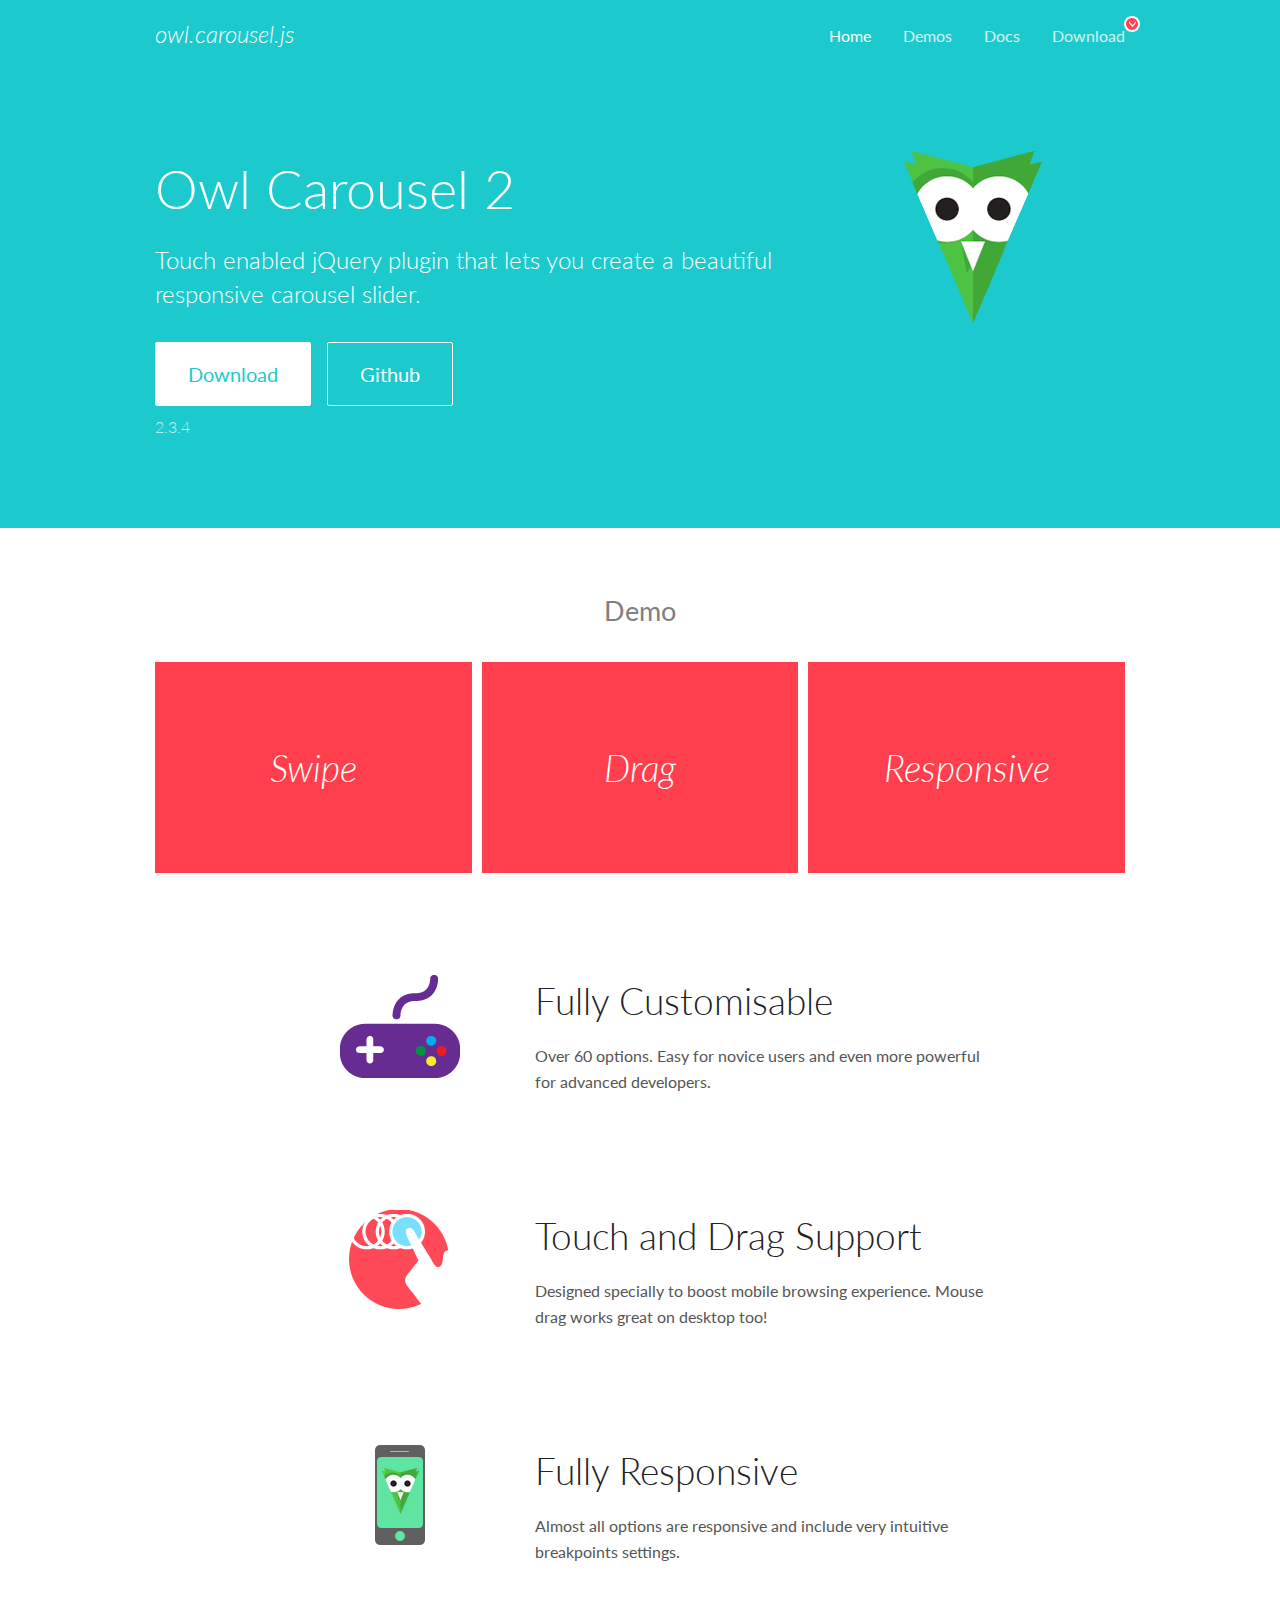
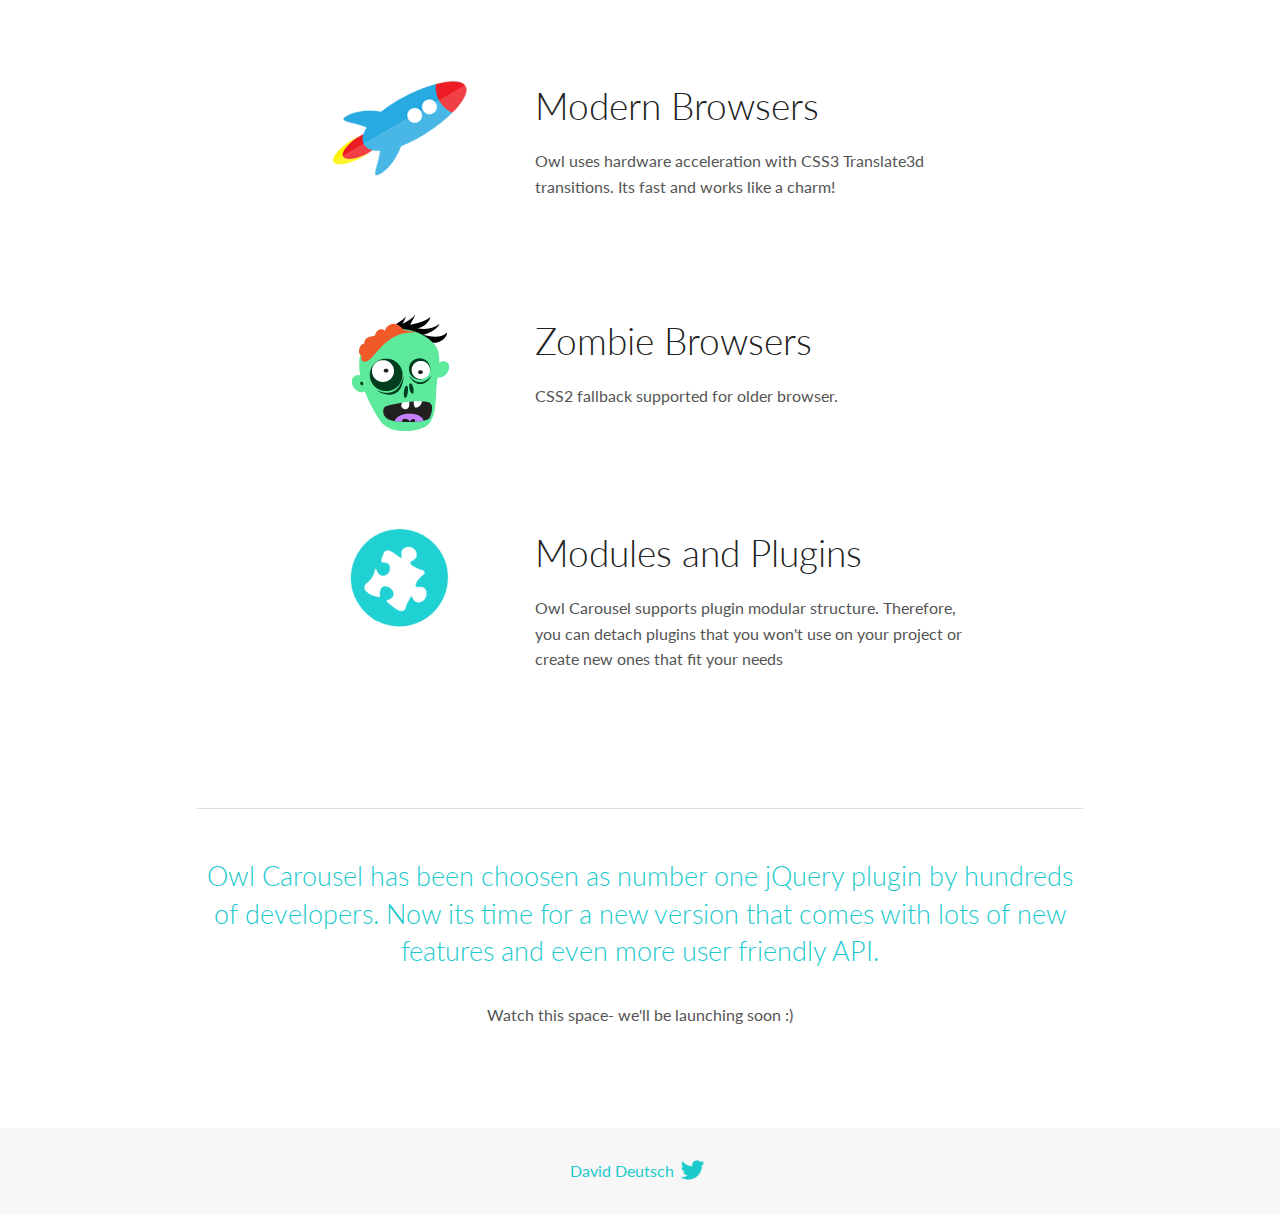
<file: OwlCarousel2-2.3.4/docs/index.html>
<!DOCTYPE html>
<html lang="en">
  <head>

    <!-- head -->
    <meta charset="utf-8">
    <meta name="msapplication-tap-highlight" content="no" />
    <meta name="viewport" content="width=device-width, initial-scale=1.0" />
    <meta name="description" content="Touch enabled jQuery plugin that lets you create beautiful responsive carousel slider.">
    <meta name="author" content="David Deutsch">
    <title>
      Home | Owl Carousel | 2.3.4
    </title>

    <!-- Stylesheets -->
    <link href='https://fonts.googleapis.com/css?family=Lato:300,400,700,400italic,300italic' rel='stylesheet' type='text/css'>
    <link rel="stylesheet" href="assets/css/docs.theme.min.css">

    <!-- Owl Stylesheets -->
    <link rel="stylesheet" href="assets/owlcarousel/assets/owl.carousel.min.css">
    <link rel="stylesheet" href="assets/owlcarousel/assets/owl.theme.default.min.css">

    <!-- HTML5 shim and Respond.js IE8 support of HTML5 elements and media queries -->

    <!--[if lt IE 9]>
      <script src="https://oss.maxcdn.com/libs/html5shiv/3.7.0/html5shiv.js"></script>
      <script src="https://oss.maxcdn.com/libs/respond.js/1.3.0/respond.min.js"></script>
    <![endif]-->

    <!-- Favicons -->
    <link rel="apple-touch-icon-precomposed" sizes="144x144" href="assets/ico/apple-touch-icon-144-precomposed.png">
    <link rel="shortcut icon" href="assets/ico/favicon.png">
    <link rel="shortcut icon" href="favicon.ico">

    <!-- Yeah i know js should not be in header. Its required for demos.-->

    <!-- javascript -->
    <script src="assets/vendors/jquery.min.js"></script>
    <script src="assets/owlcarousel/owl.carousel.js"></script>
  </head>
  <body>

    <!-- header -->
    <header class="header">
      <div class="row">
        <div class="large-12 columns">
          <div class="brand left">
            <h3>
              <a href="/OwlCarousel2/">owl.carousel.js</a> 
            </h3>
          </div>
          <a id="toggle-nav" class="right">
            <span></span> <span></span> <span></span> 
          </a> 
          <div class="nav-bar">
            <ul class="clearfix">
              <li class="active">
                <a href="/OwlCarousel2/index.html">Home</a> 
              </li>
              <li> <a href="/OwlCarousel2/demos/demos.html">Demos</a>  </li>
              <li> <a href="/OwlCarousel2/docs/started-welcome.html">Docs</a>  </li>
              <li>
                <a href="https://github.com/OwlCarousel2/OwlCarousel2/archive/2.3.4.zip">Download</a> 
                <span class="download"></span> 
              </li>
            </ul>
          </div>
        </div>
      </div>
    </header>

    <!-- home panel -->
    <section id="hero">
      <div class="row">
        <div class="large-8 medium-8 columns">
          <h1>Owl Carousel 2</h1>
          <h4>Touch enabled jQuery plugin that lets you create a beautiful responsive carousel slider.</h4>
          <a href="https://github.com/OwlCarousel2/OwlCarousel2/archive/2.3.4.zip" class="hero-button">Download</a> 
          <a href="https://github.com/OwlCarousel2/OwlCarousel2" class="hero-button outline">Github</a> 
          <p>2.3.4</p>
        </div>
        <div class="large-4 medium-4 columns">
          <img class="owl-logo" src="assets/img/owl-logo.png" alt="mr. Owl">
        </div>
      </div>
    </section>

    <!-- body -->
    <div class="home-demo">
      <div class="row">
        <div class="large-12 columns">
          <h3>Demo</h3>
          <div class="owl-carousel">
            <div class="item">
              <h2>Swipe</h2>
            </div>
            <div class="item">
              <h2>Drag</h2>
            </div>
            <div class="item">
              <h2>Responsive</h2>
            </div>
            <div class="item">
              <h2>CSS3</h2>
            </div>
            <div class="item">
              <h2>Fast</h2>
            </div>
            <div class="item">
              <h2>Easy</h2>
            </div>
            <div class="item">
              <h2>Free</h2>
            </div>
            <div class="item">
              <h2>Upgradable</h2>
            </div>
            <div class="item">
              <h2>Tons of options</h2>
            </div>
            <div class="item">
              <h2>Infinity</h2>
            </div>
            <div class="item">
              <h2>Auto Width</h2>
            </div>
          </div>
        </div>
      </div>
    </div>
    <script>
      var owl = $('.owl-carousel');
      owl.owlCarousel({
        margin: 10,
        loop: true,
        responsive: {
          0: {
            items: 1
          },
          600: {
            items: 2
          },
          1000: {
            items: 3
          }
        }
      })
    </script>

    <!-- features -->
    <div id="features">
      <div class="row">
        <div class="small-12 medium-9 small-centered columns">
          <section class="row feature">
            <div class="medium-4 small-12 columns">
              <img src="assets/img/feature-options.png" alt="">
            </div>
            <div class="medium-8 small-12 columns">
              <h2>Fully Customisable</h2>
              <p>Over 60 options. Easy for novice users and even more powerful for advanced developers.</p>
            </div>
          </section>
          <section class="row feature">
            <div class="medium-4 small-12 columns">
              <img src="assets/img/feature-drag.png" alt="">
            </div>
            <div class="medium-8 small-12 columns">
              <h2>Touch and Drag Support</h2>
              <p>Designed specially to boost mobile browsing experience. Mouse drag works great on desktop too!</p>
            </div>
          </section>
          <section class="row feature">
            <div class="medium-4 small-12 columns">
              <img src="assets/img/feature-responsive.png" alt="">
            </div>
            <div class="medium-8 small-12 columns">
              <h2>Fully Responsive</h2>
              <p>Almost all options are responsive and include very intuitive breakpoints settings.</p>
            </div>
          </section>
          <section class="row feature">
            <div class="medium-4 small-12 columns">
              <img src="assets/img/feature-modern.png" alt="">
            </div>
            <div class="medium-8 small-12 columns">
              <h2>Modern Browsers</h2>
              <p>Owl uses hardware acceleration with CSS3 Translate3d transitions. Its fast and works like a charm! </p>
            </div>
          </section>
          <section class="row feature">
            <div class="medium-4 small-12 columns">
              <img src="assets/img/feature-zombie.png" alt="">
            </div>
            <div class="medium-8 small-12 columns">
              <h2>Zombie Browsers</h2>
              <p>CSS2 fallback supported for older browser.</p>
            </div>
          </section>
          <section class="row feature">
            <div class="medium-4 small-12 columns">
              <img src="assets/img/feature-module.png" alt="">
            </div>
            <div class="medium-8 small-12 columns">
              <h2>Modules and Plugins</h2>
              <p>Owl Carousel supports plugin modular structure. Therefore, you can detach plugins that you won&#x27;t use on your project or create new ones that fit your needs</p>
            </div>
          </section>
        </div>
      </div>
    </div>

    <!-- footer -->
    <section id="teaser-text">
      <div class="row">
        <div class="small-12 medium-11 small-centered columns">
          <hr>
          <h3 id="owl-carousel-has-been-choosen-as-number-one-jquery-plugin-by-hundreds-of-developers-now-its-time-for-a-new-version-that-comes-with-lots-of-new-features-and-even-more-user-friendly-api-">Owl Carousel has been choosen as number one jQuery plugin by hundreds of developers. Now its time for a new version that comes with lots of new features and even more user friendly API.</h3>
          <p>Watch this space- we&#39;ll be launching soon :)</p>
        </div>
      </div>
    </section>

    <!-- footer -->
    <footer class="footer">
      <div class="row">
        <div class="large-12 columns">
          <h5>
            <a href="/OwlCarousel2/docs/support-contact.html">David Deutsch</a> 
            <a id="custom-tweet-button" href="https://twitter.com/share?url=https://github.com/OwlCarousel2/OwlCarousel2&text=Owl Carousel - This is so awesome! " target="_blank"></a> 
          </h5>
        </div>
      </div>
    </footer>

    <!-- vendors -->
    <script src="assets/vendors/highlight.js"></script>
    <script src="assets/js/app.js"></script>
  </body>
</html>
</file>
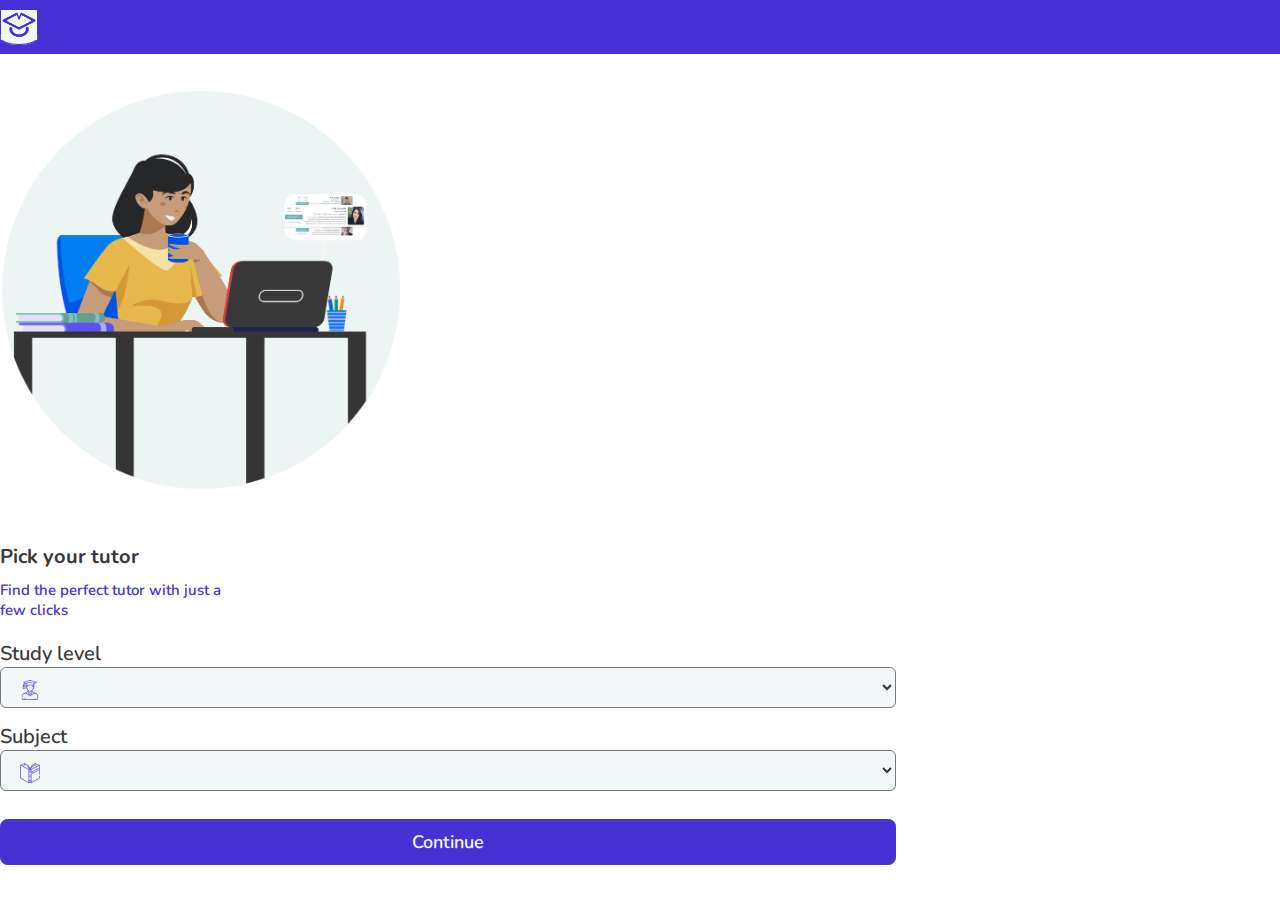
<file: find_tutor.html>
<!DOCTYPE html>
<html lang="en">
  <head>
    <!-- Required meta tags -->
    <meta charset="utf-8" />
    <meta name="viewport" content="width=device-width, initial-scale=1" />
    <!-- Font Awesome CDN -->
    <link rel="stylesheet" href="https://cdnjs.cloudflare.com/ajax/libs/font-awesome/6.4.2/css/all.min.css" integrity="sha512-z3gLpd7yknf1YoNbCzqRKc4qyor8gaKU1qmn+CShxbuBusANI9QpRohGBreCFkKxLhei6S9CQXFEbbKuqLg0DA==" crossorigin="anonymous" referrerpolicy="no-referrer" />
    <!-- Bootstrap CSS -->
    <link
      href="https://cdn.jsdelivr.net/npm/bootstrap@5.0.2/dist/css/bootstrap.min.css"
      rel="stylesheet"
      integrity="sha384-EVSTQN3/azprG1Anm3QDgpJLIm9Nao0Yz1ztcQTwFspd3yD65VohhpuuCOmLASjC"
      crossorigin="anonymous"
    />
    <link rel="stylesheet" href="style.css" />
    <link rel="stylesheet" href="./owl.carousel.min.css">
    <link rel="stylesheet" href="./owl.theme.default.css">
    <title>My Digital Prof</title>
  </head>
  <style>
    body header{
        background-color: transparent !important;
    }
  </style>
  <body id="findTutorPg">
    <header>
      <nav class="navbar navbar-expand-lg bg-white">
        <div class="container px-0 mx-lg-5 mx-3">
          <a class="navbar-brand" href="index.html">
            <img src="./images/5.png" class="img-fluid">
          </a>
        </div>
      </nav>
      <div class="container" id="findTutor">
        <div class="row">  
          <div class="col-lg-6 col-md-6 col-sm-6 col-12">
            <div class="header_left_main_area">
              <img src="./images/444.png" class="img-fluid" alt="">
            </div>
          </div>  
          <div class="col-lg-6 col-md-6 col-sm-6 col-12">
            <div class="header_right_main_area">
              <h1>
                Pick your tutor 
              </h1>
              <h2>
                Find the perfect tutor with just a <br> few clicks
              </h2>
              <form action="">
                <div class="row">
                    <div class="col-12">
                        <label for="">Study level</label>
                        <img src="./images/graduated.png" class="img-fluid" alt="">
                        <select name="" id="">
                          <option selected disabled></option>
                          <option value="">School Level</option>
                          <option value="">College Level</option>
                          <option value="">University Level</option>
                        </select>
                    </div>
                    <div class="col-12">
                        <label for="">Subject</label>
                        <img src="./images/open-book.png" class="img-fluid" alt="">
                        <select name="" id="">
                          <option selected disabled></option>
                          <option value="">Physics</option>
                          <option value="">Math</option>
                          <option value="">English</option>
                          <option value="">Chemistry</option>
                          <option value="">Science</option>
                        </select>
                    </div>
                </div>
                <a href="pick_tutor.html" class="continue_here_btn">
                  Continue
                </a>
              </form>
            </div>
          </div>
        </div>
      </div>
    </header>
    <main>
      
    </main>
    <!-- Bootstrap Bundle with Popper -->
    <script
      src="https://cdn.jsdelivr.net/npm/bootstrap@5.0.2/dist/js/bootstrap.bundle.min.js"
      integrity="sha384-MrcW6ZMFYlzcLA8Nl+NtUVF0sA7MsXsP1UyJoMp4YLEuNSfAP+JcXn/tWtIaxVXM"
      crossorigin="anonymous"
    ></script>
    <script src="https://code.jquery.com/jquery-3.7.0.js" integrity="sha256-JlqSTELeR4TLqP0OG9dxM7yDPqX1ox/HfgiSLBj8+kM=" crossorigin="anonymous"></script>
    <script src="./owl.carousel.min.js"></script>
    <script src="./script.js"></script>
    
  </body>
</html>
</file>
<file: style.css>
@import url("https://fonts.googleapis.com/css2?family=Nunito:wght@300;400;500;600;700&display=swap");
.dropdown:hover > .dropdown-menu {
  display: block;
}
.dropdown:hover > .dropdown-menu .dropdown-item {
  font-size: 1.5rem;
  color: #4831d4;
  font-weight: 700;
  font-family: "Nunito", sans-serif;
}

.dropdown > .dropdown-toggle:active {
  /*Without this, clicking will make it sticky*/
  pointer-events: none;
}

* {
  margin: 0;
  padding: 0;
  box-sizing: border-box;
}

html {
  font-size: 10px;
  overflow-x: hidden;
}

body {
  font-family: "Nunito", sans-serif;
  overflow-x: hidden !important;
}

body#home,
#findTutorPg {
  overflow-x: hidden;
}
body#home header,
#findTutorPg header {
  background-color: #4831d4;
  position: relative;
}
body#home header nav,
#findTutorPg header nav {
  position: relative;
  background-color: #4831d4;
  transition: 0.2s all ease-in-out;
  z-index: 11;
  padding: 1rem 0;
}
body#home header nav .container,
#findTutorPg header nav .container {
  max-width: 100%;
}
body#home header nav .container .navbar-brand,
#findTutorPg header nav .container .navbar-brand {
  border-radius: 50%;
  overflow: hidden;
  background-color: #f2f7f8;
  border: 1.5px solid #4831d4;
}
body#home header nav .container .navbar-brand img,
#findTutorPg header nav .container .navbar-brand img {
  height: 3rem;
  width: 3.6rem;
}
body#home header nav .container .nav-link,
#findTutorPg header nav .container .nav-link {
  color: #fff;
  margin: 0 1rem;
  font-size: 1.65rem;
  transition: 0.4s all ease-in-out;
}
body#home header nav .container .nav-link:hover,
#findTutorPg header nav .container .nav-link:hover {
  color: #80a1d4;
}
body#home header nav .container .cart_btn img,
#findTutorPg header nav .container .cart_btn img {
  width: 2rem;
}
body#home header nav .container .profile_btn img,
#findTutorPg header nav .container .profile_btn img {
  width: 2rem;
}
body#home header nav .container .book_lesson_btn,
#findTutorPg header nav .container .book_lesson_btn {
  background: white;
  color: #383838;
  font-size: 1.5rem;
  padding: 0.7rem 1rem;
  font-weight: 700;
  border-radius: 1rem;
  font-family: "Nunito", sans-serif;
  transition: 0.4s all ease-in-out;
}
body#home header nav .container .book_lesson_btn:hover,
#findTutorPg header nav .container .book_lesson_btn:hover {
  background: #ccf381;
  color: #383838;
}
body#home header nav.bg,
#findTutorPg header nav.bg {
  padding: 1.5rem 0;
  position: fixed;
  top: 0;
  right: 0;
  left: 0;
  box-shadow: 0px 0px 1rem #4831d4;
}
body#home header #home,
#findTutorPg header #home {
  padding: 5rem 0;
  margin: 0 auto;
  max-width: 95%;
}
body#home header #home .header_left_main_area h1,
#findTutorPg header #home .header_left_main_area h1 {
  padding-top: 1.5rem;
  color: white;
  font-size: 4rem;
  line-height: 5rem;
  font-weight: 600;
}
body#home header #home .header_left_main_area h2,
#findTutorPg header #home .header_left_main_area h2 {
  font-size: 2.8rem;
  color: #f2f7f8;
  margin: 2.5rem 0;
  font-family: "Nunito", sans-serif;
}
body#home header #home .header_left_main_area .start_here_btn,
#findTutorPg header #home .header_left_main_area .start_here_btn {
  margin-top: 1rem;
  background-color: #ccf381;
  color: #383838;
  padding: 0.8rem 2.4rem;
  border-radius: 1.5rem;
  border: none;
  outline: none;
  box-shadow: none;
  font-family: "Nunito", sans-serif;
  font-weight: 550;
  font-size: 2.5rem;
  transition: 0.4s all ease-in-out;
}
body#home header #home .header_left_main_area .start_here_btn:hover,
#findTutorPg header #home .header_left_main_area .start_here_btn:hover {
  background-color: rgba(203, 243, 129, 0.8);
}
body#home header #home .header_right_main_area,
#findTutorPg header #home .header_right_main_area {
  display: flex;
  justify-content: end;
}
body#home header #home .header_right_main_area img,
#findTutorPg header #home .header_right_main_area img {
  width: 75%;
}
body#home header #findTutor,
#findTutorPg header #findTutor {
  padding-top: 3.5rem;
  padding-bottom: 3.5rem;
}
body#home header #findTutor .header_left_main_area img,
#findTutorPg header #findTutor .header_left_main_area img {
  width: 40rem;
  transform: scaleX(-1);
}
body#home header #findTutor .header_right_main_area h1,
#findTutorPg header #findTutor .header_right_main_area h1 {
  color: #383838;
  padding-top: 5rem;
  font-family: "Nunito", sans-serif;
  font-weight: 700;
  margin-bottom: 0;
}
body#home header #findTutor .header_right_main_area h3,
#findTutorPg header #findTutor .header_right_main_area h3 {
  padding-top: 0.5rem;
  color: #787878;
  font-family: "Nunito", sans-serif;
  font-weight: 600;
}
body#home header #findTutor .header_right_main_area h2,
#findTutorPg header #findTutor .header_right_main_area h2 {
  color: #4831d4;
  padding-top: 1rem;
  font-family: "Nunito", sans-serif;
  font-weight: 600;
}
body#home header #findTutor .header_right_main_area form,
#findTutorPg header #findTutor .header_right_main_area form {
  padding-top: 2rem;
}
body#home header #findTutor .header_right_main_area form .col-12,
#findTutorPg header #findTutor .header_right_main_area form .col-12 {
  position: relative;
}
body#home header #findTutor .header_right_main_area form .col-12 img,
#findTutorPg header #findTutor .header_right_main_area form .col-12 img {
  position: absolute;
  top: 4rem;
  left: 2rem;
  width: 2rem;
}
body#home header #findTutor .header_right_main_area form label,
#findTutorPg header #findTutor .header_right_main_area form label {
  font-size: 2rem;
  color: #383838;
  font-weight: 550;
  font-family: "Nunito", sans-serif;
}
body#home header #findTutor .header_right_main_area form select,
#findTutorPg header #findTutor .header_right_main_area form select {
  width: 70%;
  display: block;
  border: 0.7px solid #787878;
  outline: none;
  box-shadow: none;
  font-size: 1.5rem;
  color: #383838;
  padding: 1rem 0.75rem;
  text-indent: 4rem;
  border-radius: 0.6rem;
  transition: 0.4s all ease-in-out;
  background: #f2f7f8;
  margin-bottom: 1.5rem;
}
body#home header #findTutor .header_right_main_area form select option,
#findTutorPg header #findTutor .header_right_main_area form select option {
  border: none;
  font-size: 1.35rem;
  padding: 0.3rem 1rem;
}
body#home header #findTutor .header_right_main_area form .continue_here_btn,
#findTutorPg header #findTutor .header_right_main_area form .continue_here_btn {
  background-color: #4831d4;
  color: #f2f7f8;
  font-size: 1.8rem;
  border: 1.5px solid #4831d4;
  outline: none;
  box-shadow: none;
  border-radius: 0.75rem;
  padding: 1rem 2rem;
  margin-top: 1.35rem;
  width: 70%;
  font-weight: 600;
  font-family: "Nunito", sans-serif;
  transition: 0.4s all ease-in-out;
  display: inline-block;
  text-decoration: none;
  text-align: center;
}
body#home
  header
  #findTutor
  .header_right_main_area
  form
  .continue_here_btn:hover,
#findTutorPg
  header
  #findTutor
  .header_right_main_area
  form
  .continue_here_btn:hover {
  background-color: #f2f7f8;
  color: #4831d4;
}
body#home header #pickTutor,
#findTutorPg header #pickTutor {
  padding-top: 0;
  padding-bottom: 3.5rem;
}
body#home header #pickTutor > h1,
#findTutorPg header #pickTutor > h1 {
  padding-bottom: 2.25rem;
  font-size: 3rem;
  font-family: "Nunito", sans-serif;
  font-weight: 700;
}
body#home header #pickTutor .search_box,
#findTutorPg header #pickTutor .search_box {
  position: relative;
  padding-bottom: 1rem;
}
body#home header #pickTutor .search_box input,
#findTutorPg header #pickTutor .search_box input {
  width: 100%;
  border: 1px solid #c0c0c0;
  border-radius: 0.5rem;
  padding: 0.75rem 1rem;
  outline: none;
  box-shadow: none;
  background-color: #f5f5f5;
}
body#home header #pickTutor .search_box button,
#findTutorPg header #pickTutor .search_box button {
  background-color: transparent;
  color: #383838;
  position: absolute;
  top: 0;
  right: 0;
  border: none;
  transition: 0.25s all ease-in;
  font-size: 1.5rem;
  border-top-right-radius: 0.5rem;
  border-bottom-right-radius: 0.5rem;
  padding: 5px 0.45rem;
  overflow: hidden;
}

body#home header #pickTutor .search_box input,
#findTutorPg header #pickTutor .search_box input::placeholder {
  font-size: 1.2rem;
}

body#home header #pickTutor .search_box button:hover,
#findTutorPg header #pickTutor .search_box button:hover {
  background-color: #4831d4;
  color: #f2f7f8;
}
body#home header #pickTutor .search_box button i,
#findTutorPg header #pickTutor .search_box button i {
  font-size: 1.3rem;
}
body#home header #pickTutor .header_left_main_area,
#findTutorPg header #pickTutor .header_left_main_area {
  background-color: #4831d4;
  border-radius: 0.5rem;
  width: 100%;
  overflow: hidden;
  padding: 2rem 4rem;
  margin-left: -5px;
}

body#home header #pickTutor .header_left_main_area .col-12,
#findTutorPg header #pickTutor .header_left_main_area .col-12 {
  margin: 2rem 0;
}
body#home header #pickTutor .header_left_main_area .col-12 label,
#findTutorPg header #pickTutor .header_left_main_area .col-12 label {
  font-size: 1.3rem;
  color: #f2f7f8;
  font-weight: 550;
  font-family: "Nunito", sans-serif;
}
body#home header #pickTutor .header_left_main_area .col-12 select,
#findTutorPg header #pickTutor .header_left_main_area .col-12 select {
  width: 100%;
  display: block;
  border: 0.7px solid #f2f7f8;
  outline: none;
  box-shadow: none;
  font-size: 1.5rem;
  color: #383838;
  padding: 0.45rem 0.75rem;
  height: 100%;
  border-radius: 0.6rem;
  background-color: #f2f7f8;
  transition: 0.4s all ease-in-out;
}
body#home header #pickTutor .header_left_main_area .col-12 select option,
#findTutorPg header #pickTutor .header_left_main_area .col-12 select option {
  border: none;
  font-size: 1.35rem;
  padding: 0.3rem 1rem;
}

.input-margin {
  margin-left: 20px;
}

.input-range {
  width: 80%;
}

.search-button {
  padding: 10px 70px;
  border-radius: 10px;
}

.btn-primary {
  background-color: #4831d4;
  font-size: 16px;
  border-radius: 10px;
  padding: 0.5rem 4rem;
}

/* Style the <h1> element */
#filterValue {
  font-size: 24px;
  color: #4831d4;
  text-align: center;
  margin-top: 10px;
}

#filterValue::after {
  content: " € / h";
}

/* filter by css */
/* Style the seek bar track (line) */
input[type="range"] {
  width: 100%;
  height: 4px;
  -webkit-appearance: none;
  appearance: none;
  background: linear-gradient(to right, #4831d4, #4831d4);
  border-radius: 5px;
  outline: none;
  position: relative;
}

/* Style the seek bar thumb (handle) */
input[type="range"]::-webkit-slider-thumb {
  -webkit-appearance: none;
  appearance: none;
  width: 30px;
  height: 30px;
  background: url("images/seek-bar.png") no-repeat center center;
  background-size: 24px 24px; /* Adjust icon size */
  border-radius: 50%;
  cursor: pointer;
  position: relative;
  background-color: #fff;
  z-index: 1;
}

/* Create a white circle behind the seek bar thumb */
input[type="range"]::-webkit-slider-runnable-track::before {
  content: "";
  position: absolute;
  width: 30px;
  height: 30px;
  border-radius: 50%;
  background-color: white;
  top: 50%;
  left: 0;
  transform: translate(-50%, -50%);
  z-index: -1;
}

body#home header #pickTutor .header_right_main_area .tutor_area a,
#findTutorPg header #pickTutor .header_right_main_area .tutor_area a {
  text-decoration: none;
}
body#home header #pickTutor .header_right_main_area .tutor_area a .single_tutor,
#findTutorPg
  header
  #pickTutor
  .header_right_main_area
  .tutor_area
  a
  .single_tutor {
  margin: 2rem 0;
  background-color: #f2f7f8;
  border-radius: 1rem;
  padding: 1.25rem;
}
body#home
  header
  #pickTutor
  .header_right_main_area
  .tutor_area
  a
  .single_tutor
  .tutor_profile
  img,
#findTutorPg
  header
  #pickTutor
  .header_right_main_area
  .tutor_area
  a
  .single_tutor
  .tutor_profile
  img {
  border-radius: 0.7rem;
}
body#home
  header
  #pickTutor
  .header_right_main_area
  .tutor_area
  a
  .single_tutor
  .last_active
  h4.offline,
#findTutorPg
  header
  #pickTutor
  .header_right_main_area
  .tutor_area
  a
  .single_tutor
  .last_active
  h4.offline {
  background-color: rgba(255, 178, 62, 0.5);
  border-radius: 0.2rem;
  color: #383838;
  margin-top: 0.5rem;
  font-size: 1rem;
  padding: 0.3rem 0.4rem;
  width: -moz-fit-content;
  width: fit-content;
  font-family: "Nunito", sans-serif;
  font-weight: 700;
}
body#home
  header
  #pickTutor
  .header_right_main_area
  .tutor_area
  a
  .single_tutor
  .last_active
  h4.online,
#findTutorPg
  header
  #pickTutor
  .header_right_main_area
  .tutor_area
  a
  .single_tutor
  .last_active
  h4.online {
  background-color: rgba(203, 243, 129, 0.8);
  border-radius: 0.2rem;
  color: #383838;
  margin-top: 0.5rem;
  font-size: 1rem;
  padding: 0.3rem 0.4rem;
  width: -moz-fit-content;
  width: fit-content;
  font-family: "Nunito", sans-serif;
  font-weight: 700;
}
body#home
  header
  #pickTutor
  .header_right_main_area
  .tutor_area
  a
  .single_tutor
  .tutor_name
  h3,
#findTutorPg
  header
  #pickTutor
  .header_right_main_area
  .tutor_area
  a
  .single_tutor
  .tutor_name
  h3 {
  color: #383838;
  font-size: 1.7rem;
  font-family: "Nunito", sans-serif;
  font-weight: 700;
  padding: 1.25rem 0 0 0;
}
body#home
  header
  #pickTutor
  .header_right_main_area
  .tutor_area
  a
  .single_tutor
  .tutor_status
  h5,
#findTutorPg
  header
  #pickTutor
  .header_right_main_area
  .tutor_area
  a
  .single_tutor
  .tutor_status
  h5 {
  font-family: "Nunito", sans-serif;
  font-size: 1.2rem;
  font-weight: bold;
  color: #787878;
}
body#home
  header
  #pickTutor
  .header_right_main_area
  .tutor_area
  a
  .single_tutor
  .tutor_status
  h5
  i,
#findTutorPg
  header
  #pickTutor
  .header_right_main_area
  .tutor_area
  a
  .single_tutor
  .tutor_status
  h5
  i {
  color: #787878;
  font-size: 1rem;
}
body#home
  header
  #pickTutor
  .header_right_main_area
  .tutor_area
  a
  .single_tutor
  .tutor_badges,
#findTutorPg
  header
  #pickTutor
  .header_right_main_area
  .tutor_area
  a
  .single_tutor
  .tutor_badges {
  padding-top: 1rem;
}
body#home
  header
  #pickTutor
  .header_right_main_area
  .tutor_area
  a
  .single_tutor
  .tutor_badges
  .badge,
#findTutorPg
  header
  #pickTutor
  .header_right_main_area
  .tutor_area
  a
  .single_tutor
  .tutor_badges
  .badge {
  color: #f2f7f8;
  width: -moz-fit-content;
  width: fit-content;
  font-size: 1.1rem;
  font-family: "Nunito", sans-serif;
  margin: 0.4rem 0;
  display: block;
  padding: 0.3rem 0.7rem;
}
body#home
  header
  #pickTutor
  .header_right_main_area
  .tutor_area
  a
  .single_tutor
  .tutor_badges
  .badge1,
#findTutorPg
  header
  #pickTutor
  .header_right_main_area
  .tutor_area
  a
  .single_tutor
  .tutor_badges
  .badge1 {
  background-color: #4831d4;
}
body#home
  header
  #pickTutor
  .header_right_main_area
  .tutor_area
  a
  .single_tutor
  .tutor_badges
  .badge2,
#findTutorPg
  header
  #pickTutor
  .header_right_main_area
  .tutor_area
  a
  .single_tutor
  .tutor_badges
  .badge2 {
  background-color: #007f4e;
}
body#home
  header
  #pickTutor
  .header_right_main_area
  .tutor_area
  a
  .single_tutor
  .tutor_badges
  .badge3,
#findTutorPg
  header
  #pickTutor
  .header_right_main_area
  .tutor_area
  a
  .single_tutor
  .tutor_badges
  .badge3 {
  background-color: #ffb33e;
}
body#home
  header
  #pickTutor
  .header_right_main_area
  .tutor_area
  a
  .single_tutor
  .tutor_subjects
  h5,
#findTutorPg
  header
  #pickTutor
  .header_right_main_area
  .tutor_area
  a
  .single_tutor
  .tutor_subjects
  h5 {
  padding-top: 1rem;
  font-size: 1.2rem;
  color: #787878;
  font-family: "Nunito", sans-serif;
  font-weight: 600;
}
body#home
  header
  #pickTutor
  .header_right_main_area
  .tutor_area
  a
  .single_tutor
  .tutor_subjects
  .subject,
#findTutorPg
  header
  #pickTutor
  .header_right_main_area
  .tutor_area
  a
  .single_tutor
  .tutor_subjects
  .subject {
  width: 100%;
  text-align: center;
  background-color: #80a1d4;
  color: #2e0014;
  font-weight: 700;
  font-family: "Nunito", sans-serif;
  font-size: 1.2rem;
  padding: 0.4rem 0.75rem;
  border-radius: 0.5rem;
  margin: 0.4rem auto;
}
body#home
  header
  #pickTutor
  .header_right_main_area
  .tutor_area
  a
  .single_tutor
  .tutor_rating_area,
#findTutorPg
  header
  #pickTutor
  .header_right_main_area
  .tutor_area
  a
  .single_tutor
  .tutor_rating_area {
  padding-top: 0.5rem;
}
body#home
  header
  #pickTutor
  .header_right_main_area
  .tutor_area
  a
  .single_tutor
  .tutor_rating_area
  .star,
#findTutorPg
  header
  #pickTutor
  .header_right_main_area
  .tutor_area
  a
  .single_tutor
  .tutor_rating_area
  .star {
  padding-right: 0.5rem;
}
body#home
  header
  #pickTutor
  .header_right_main_area
  .tutor_area
  a
  .single_tutor
  .tutor_rating_area
  .star
  i,
#findTutorPg
  header
  #pickTutor
  .header_right_main_area
  .tutor_area
  a
  .single_tutor
  .tutor_rating_area
  .star
  i {
  color: #ffb33e;
  font-size: 1.5rem;
}
body#home
  header
  #pickTutor
  .header_right_main_area
  .tutor_area
  a
  .single_tutor
  .tutor_rating_area
  .tutor_rating,
#findTutorPg
  header
  #pickTutor
  .header_right_main_area
  .tutor_area
  a
  .single_tutor
  .tutor_rating_area
  .tutor_rating {
  padding-right: 0.5rem;
}
body#home
  header
  #pickTutor
  .header_right_main_area
  .tutor_area
  a
  .single_tutor
  .tutor_rating_area
  .tutor_rating
  h5,
#findTutorPg
  header
  #pickTutor
  .header_right_main_area
  .tutor_area
  a
  .single_tutor
  .tutor_rating_area
  .tutor_rating
  h5 {
  color: #383838;
  font-weight: 700;
  font-family: "Nunito", sans-serif;
}
body#home
  header
  #pickTutor
  .header_right_main_area
  .tutor_area
  a
  .single_tutor
  .tutor_rating_area
  .tutor_total_review,
#findTutorPg
  header
  #pickTutor
  .header_right_main_area
  .tutor_area
  a
  .single_tutor
  .tutor_rating_area
  .tutor_total_review {
  color: #383838;
}
body#home
  header
  #pickTutor
  .header_right_main_area
  .tutor_area
  a
  .single_tutor
  .tutor_rating_area
  .tutor_total_review
  h5,
#findTutorPg
  header
  #pickTutor
  .header_right_main_area
  .tutor_area
  a
  .single_tutor
  .tutor_rating_area
  .tutor_total_review
  h5 {
  font-size: 1.2rem;
  margin-top: 0;
  font-weight: 500;
  color: #787878;
}
body#home
  header
  #pickTutor
  .header_right_main_area
  .tutor_area
  a
  .single_tutor
  .tutor_video
  video,
#findTutorPg
  header
  #pickTutor
  .header_right_main_area
  .tutor_area
  a
  .single_tutor
  .tutor_video
  video {
  width: 100%;
  height: 100%;
}
body#home main #allSubjects,
#findTutorPg main #allSubjects {
  padding: 4.5rem 0;
  background: white;
}
body#home main #allSubjects .stars,
#findTutorPg main #allSubjects .stars {
  display: flex;
  justify-content: space-between;
  align-items: center;
  margin: auto;
  padding: 0 2rem;
  margin-top: 1.5rem;
}
body#home main #allSubjects .stars .all_stars,
#findTutorPg main #allSubjects .stars .all_stars {
  display: flex;
  justify-content: center;
  padding-right: 0.5rem;
}
body#home main #allSubjects .stars .all_stars .single_star i,
#findTutorPg main #allSubjects .stars .all_stars .single_star i {
  font-size: 2.25rem;
  color: #007f4e;
}
body#home main #allSubjects .stars .rating_no,
#findTutorPg main #allSubjects .stars .rating_no {
  padding-left: 0.5rem;
  display: flex;
  align-items: center;
}
body#home main #allSubjects .stars .rating_no h3,
#findTutorPg main #allSubjects .stars .rating_no h3 {
  font-size: 2.2rem;
  font-weight: 600;
  color: #2e0014;
  padding-top: 1rem;
  font-family: "Nunito", sans-serif;
  display: flex;
  align-items: center;
  margin: 0;
  height: -moz-fit-content;
  height: fit-content;
}
body#home main #allSubjects h3,
#findTutorPg main #allSubjects h3 {
  padding-top: 0.5rem;
  font-size: 2.25rem;
  color: #383838;
  font-family: "Nunito", sans-serif;
  font-weight: 600;
}
body#home main #allSubjects h1,
#findTutorPg main #allSubjects h1 {
  margin-top: 1.5rem;
  margin-bottom: 3rem;
  text-align: center;
  padding-top: 1rem;
  font-size: 4rem;
  color: black;
  font-family: "Nunito", sans-serif !important;
}
body#home main #allSubjects h1 span,
#findTutorPg main #allSubjects h1 span {
  color: #4831d4;
}
body#home main #allSubjects .col-lg-4,
#findTutorPg main #allSubjects .col-lg-4 {
  padding: 0 0.25rem;
  margin: 0.25rem 0;
}
body#home main #allSubjects .col-lg-4 .subject_box,
#findTutorPg main #allSubjects .col-lg-4 .subject_box {
  text-align: center;
  background-color: #f2f7f8;
  padding: 2rem 0;
  transition: 0.4s all ease-in-out;
  cursor: pointer;
}
body#home main #allSubjects .col-lg-4 .subject_box .subject_name,
#findTutorPg main #allSubjects .col-lg-4 .subject_box .subject_name {
  font-size: 2.8rem;
  color: #383838;
  font-weight: 700;
}
body#home main #allSubjects .col-lg-4 .subject_box .study_level,
#findTutorPg main #allSubjects .col-lg-4 .subject_box .study_level {
  padding-top: 0.5rem;
  color: #383838;
  font-size: 1.8rem;
  font-weight: 600;
}
body#home main #allSubjects .col-lg-4 .subject_box:hover,
#findTutorPg main #allSubjects .col-lg-4 .subject_box:hover {
  background: rgba(203, 243, 129, 0.8);
}
body#home main #allSubjects .all_subjects_sec_bottom_btn,
#findTutorPg main #allSubjects .all_subjects_sec_bottom_btn {
  margin-top: 3rem;
  background-color: #4831d4;
  color: #f2f7f8;
  font-size: 3rem;
  border: 1.5px solid #4831d4;
  outline: none;
  box-shadow: none;
  border-radius: 1.75rem;
  padding: 1.5rem 2rem;
  width: 100%;
  font-family: "Nunito", sans-serif;
  font-weight: 600;
  transition: 0.4s all ease-in-out;
  text-decoration: none;
  display: block;
}
body#home main #allSubjects .all_subjects_sec_bottom_btn:hover,
#findTutorPg main #allSubjects .all_subjects_sec_bottom_btn:hover {
  background-color: #f2f7f8;
  color: #4831d4;
}
body#home main #onlineprivateLessons,
#findTutorPg main #onlineprivateLessons {
  padding: 4.5rem 0;
  background: white;
}
body#home main #onlineprivateLessons .container h1,
#findTutorPg main #onlineprivateLessons .container h1 {
  color: #383838;
  font-size: 4.2rem;
  font-family: "Nunito", sans-serif;
  padding-top: 1.5rem;
  padding-bottom: 0.75rem;
  text-align: center;
  font-weight: 700;
}
body#home main #onlineprivateLessons .container h1 span,
#findTutorPg main #onlineprivateLessons .container h1 span {
  color: #4831d4;
}
body#home main #onlineprivateLessons .container h3,
#findTutorPg main #onlineprivateLessons .container h3 {
  color: #787878;
  font-size: 3rem;
  text-align: center;
  font-family: "Nunito", sans-serif;
  padding-bottom: 3rem;
}
body#home main #onlineprivateLessons .container .online_lessons_left_side,
#findTutorPg main #onlineprivateLessons .container .online_lessons_left_side {
  padding-top: 10rem;
}
body#home main #onlineprivateLessons .container .online_lessons_left_side h2,
#findTutorPg
  main
  #onlineprivateLessons
  .container
  .online_lessons_left_side
  h2 {
  color: #383838;
  font-size: 3.5rem;
  font-family: "Nunito", sans-serif;
  font-weight: 700;
}
body#home main #onlineprivateLessons .container .online_lessons_left_side h3,
#findTutorPg
  main
  #onlineprivateLessons
  .container
  .online_lessons_left_side
  h3 {
  padding-top: 2rem;
  padding-bottom: 0;
  font-size: 2.4rem;
  color: #383838;
  text-align: start;
  font-weight: 550;
}
body#home
  main
  #onlineprivateLessons
  .container
  .online_lessons_left_side
  h3
  img,
#findTutorPg
  main
  #onlineprivateLessons
  .container
  .online_lessons_left_side
  h3
  img {
  width: 4.2rem;
  padding-right: 1rem;
}
body#home main #onlineprivateLessons .container .online_lessons_left_side h3 a,
#findTutorPg
  main
  #onlineprivateLessons
  .container
  .online_lessons_left_side
  h3
  a {
  color: #4831d4;
  font-family: "Nunito", sans-serif;
  font-weight: 700;
}
body#home
  main
  #onlineprivateLessons
  .container
  .online_lessons_left_side
  a.find_tutor,
#findTutorPg
  main
  #onlineprivateLessons
  .container
  .online_lessons_left_side
  a.find_tutor {
  text-decoration: none;
  display: inline-block;
  background-color: #4831d4;
  color: #f2f7f8;
  border-radius: 1.5rem;
  border: 1.5px solid #4831d4;
  box-shadow: none;
  outline: none;
  padding: 1rem 4rem;
  font-size: 3rem;
  font-family: "Nunito", sans-serif;
  margin-top: 3.5rem;
  transition: 0.4s all ease-in-out;
  font-weight: 700;
}
body#home
  main
  #onlineprivateLessons
  .container
  .online_lessons_left_side
  a.find_tutor:hover,
#findTutorPg
  main
  #onlineprivateLessons
  .container
  .online_lessons_left_side
  a.find_tutor:hover {
  background-color: #f2f7f8;
  border-color: #4831d4;
  color: #4831d4;
}
body#home main #onlineprivateLessons .container .online_lessons_right_side,
#findTutorPg main #onlineprivateLessons .container .online_lessons_right_side {
  text-align: center;
}
body#home main #onlineprivateLessons .container .online_lessons_right_side img,
#findTutorPg
  main
  #onlineprivateLessons
  .container
  .online_lessons_right_side
  img {
  width: 50rem;
}
body#home main #telegramCommunity,
#findTutorPg main #telegramCommunity {
  padding: 4.5rem 0;
  background: white;
  background-color: #ccf381;
}
body#home main #telegramCommunity .container .telegram_community_left_side,
#findTutorPg main #telegramCommunity .container .telegram_community_left_side {
  padding-top: 10rem;
}
body#home main #telegramCommunity .container .telegram_community_left_side h2,
#findTutorPg
  main
  #telegramCommunity
  .container
  .telegram_community_left_side
  h2 {
  color: #383838;
  font-size: 3.5rem;
  font-family: "Nunito", sans-serif;
  font-weight: 700;
}
body#home
  main
  #telegramCommunity
  .container
  .telegram_community_left_side
  .d-flex,
#findTutorPg
  main
  #telegramCommunity
  .container
  .telegram_community_left_side
  .d-flex {
  padding-top: 2rem;
}
body#home
  main
  #telegramCommunity
  .container
  .telegram_community_left_side
  .d-flex
  img,
#findTutorPg
  main
  #telegramCommunity
  .container
  .telegram_community_left_side
  .d-flex
  img {
  width: 4.2rem;
  height: -moz-fit-content;
  height: fit-content;
  padding-right: 1rem;
}
body#home
  main
  #telegramCommunity
  .container
  .telegram_community_left_side
  .d-flex
  h3,
#findTutorPg
  main
  #telegramCommunity
  .container
  .telegram_community_left_side
  .d-flex
  h3 {
  padding-bottom: 0;
  font-size: 2.4rem;
  color: #383838;
  text-align: start;
  font-weight: 550;
}

body#home
  main
  #telegramCommunity
  .container
  .telegram_community_left_side
  .d-flex
  h3
  span,
#findTutorPg
  main
  #telegramCommunity
  .container
  .telegram_community_left_side
  .d-flex
  h3
  span {
  color: #4831d4;
}
body#home
  main
  #telegramCommunity
  .container
  .telegram_community_left_side
  .d-flex
  h3
  a,
#findTutorPg
  main
  #telegramCommunity
  .container
  .telegram_community_left_side
  .d-flex
  h3
  a {
  color: #4831d4;
  font-family: "Nunito", sans-serif;
}
body#home
  main
  #telegramCommunity
  .container
  .telegram_community_left_side
  a.find_tutor,
#findTutorPg
  main
  #telegramCommunity
  .container
  .telegram_community_left_side
  a.find_tutor {
  text-decoration: none;
  display: inline-block;
  background-color: #4831d4;
  color: #f2f7f8;
  border-radius: 1.5rem;
  border: 1.5px solid #4831d4;
  box-shadow: none;
  outline: none;
  padding: 1rem 4rem;
  font-size: 3rem;
  font-family: "Nunito", sans-serif;
  margin-top: 3.5rem;
  transition: 0.4s all ease-in-out;
  font-weight: 700;
}
body#home
  main
  #telegramCommunity
  .container
  .telegram_community_left_side
  a.find_tutor:hover,
#findTutorPg
  main
  #telegramCommunity
  .container
  .telegram_community_left_side
  a.find_tutor:hover {
  background-color: #f2f7f8;
  border-color: #4831d4;
  color: #4831d4;
}
body#home main #telegramCommunity .container .telegram_community_right_side,
#findTutorPg main #telegramCommunity .container .telegram_community_right_side {
  text-align: center;
}
body#home main #telegramCommunity .container .telegram_community_right_side img,
#findTutorPg
  main
  #telegramCommunity
  .container
  .telegram_community_right_side
  img {
  width: 50rem;
}
body#home main #courses,
#findTutorPg main #courses {
  padding: 4.5rem 0;
  background: white;
}
body#home main #courses .container .courses_left_side,
#findTutorPg main #courses .container .courses_left_side {
  padding-top: 6rem;
}
body#home main #courses .container .courses_left_side h2,
#findTutorPg main #courses .container .courses_left_side h2 {
  color: #383838;
  font-size: 3.5rem;
  font-family: Nunito, sans-serif;
  font-weight: 700;
}
body#home main #courses .container .courses_left_side .d-flex,
#findTutorPg main #courses .container .courses_left_side .d-flex {
  padding-top: 2rem;
}
body#home main #courses .container .courses_left_side .d-flex img,
#findTutorPg main #courses .container .courses_left_side .d-flex img {
  width: 4.2rem;
  height: -moz-fit-content;
  height: fit-content;
  padding-right: 1rem;
}
body#home main #courses .container .courses_left_side .d-flex h3,
#findTutorPg main #courses .container .courses_left_side .d-flex h3 {
  padding-top: 0;
  padding-bottom: 0;
  font-size: 2.25rem;
  color: #787878;
  text-align: start;
  font-weight: normal;
}
body#home main #courses .container .courses_left_side .d-flex h3 span,
#findTutorPg main #courses .container .courses_left_side .d-flex h3 span {
  color: #4831d4;
}
body#home main #courses .container .courses_left_side .d-flex h3 a,
#findTutorPg main #courses .container .courses_left_side .d-flex h3 a {
  color: #4831d4;
  font-family: "Nunito", sans-serif;
}
body#home main #courses .container .courses_left_side a.find_tutor,
#findTutorPg main #courses .container .courses_left_side a.find_tutor {
  text-decoration: none;
  display: inline-block;
  background-color: #4831d4;
  color: #f2f7f8;
  border-radius: 1.5rem;
  border: 1.5px solid #4831d4;
  box-shadow: none;
  outline: none;
  padding: 1rem 4rem;
  font-size: 3rem;
  font-family: "Nunito", sans-serif;
  margin-top: 3.5rem;
  transition: 0.4s all ease-in-out;
  font-weight: 700;
}
body#home main #courses .container .courses_left_side a.find_tutor:hover,
#findTutorPg main #courses .container .courses_left_side a.find_tutor:hover {
  background-color: #f2f7f8;
  border-color: #4831d4;
  color: #4831d4;
}
body#home main #courses .container .courses_right_side,
#findTutorPg main #courses .container .courses_right_side {
  text-align: center;
}
body#home main #courses .container .courses_right_side img,
#findTutorPg main #courses .container .courses_right_side img {
  width: 50rem;
}
body#home main #faq,
#findTutorPg main #faq {
  padding: 4.5rem 0;
  background: #4831d4;
}
body#home main #faq .container,
#findTutorPg main #faq .container {
  width: 80%;
  margin: 0 auto;
}
body#home main #faq .container h1,
#findTutorPg main #faq .container h1 {
  color: #f2f7f8;
  text-align: center;
  font-size: 4rem;
  font-family: "Nunito", sans-serif;
}
body#home main #faq .container .faq_area button.faq_btn,
#findTutorPg main #faq .container .faq_area button.faq_btn {
  border-bottom-left-radius: 0;
  border-bottom-right-radius: 0;
}
body#home main #faq .container .faq_area button.faq_btn span.icon.plus,
#findTutorPg main #faq .container .faq_area button.faq_btn span.icon.plus {
  display: none;
}
body#home main #faq .container .faq_area .faq_btn.collapsed,
#findTutorPg main #faq .container .faq_area .faq_btn.collapsed {
  border-bottom-left-radius: 1rem;
  border-bottom-right-radius: 1rem;
}
body#home main #faq .container .faq_area .faq_btn.collapsed span.icon.minus,
#findTutorPg main #faq .container .faq_area .faq_btn.collapsed span.icon.minus {
  display: none;
}
body#home main #faq .container .faq_area .faq_btn.collapsed span.icon.plus,
#findTutorPg main #faq .container .faq_area .faq_btn.collapsed span.icon.plus {
  display: block;
}
body#home main #faq .container .faq_area .faq_btn,
#findTutorPg main #faq .container .faq_area .faq_btn {
  margin-top: 3rem;
  width: 100%;
  background-color: #f2f7f8;
  font-size: 3rem;
  color: #383838;
  border-radius: 1rem;
  font-family: "Nunito", sans-serif;
  padding: 1.25rem 0;
  box-shadow: none;
  outline: none;
}
body#home main #faq .container .faq_area .faq_btn span.text,
#findTutorPg main #faq .container .faq_area .faq_btn span.text {
  text-align: center;
}
body#home main #faq .container .faq_area .faq_btn span.icon,
#findTutorPg main #faq .container .faq_area .faq_btn span.icon {
  padding-right: 2rem;
  float: right;
}
body#home main #faq .container .faq_area .faq_btn span.icon svg,
#findTutorPg main #faq .container .faq_area .faq_btn span.icon svg {
  width: 3.5rem;
  height: 3.5rem;
  font-family: "Nunito", sans-serif;
}
body#home main #faq .container .faq_area .faq_card_area,
#findTutorPg main #faq .container .faq_area .faq_card_area {
  width: 100%;
  background-color: #f2f7f8;
  font-size: 2.5rem;
  color: #383838;
  border-radius: 1rem;
  font-family: "Nunito", sans-serif;
  padding: 1.25rem 2rem;
  border-top-left-radius: 0;
  border-top-right-radius: 0;
}
body#home main #faq .container .faq_area .faq_card_area h4,
#findTutorPg main #faq .container .faq_area .faq_card_area h4 {
  text-align: center;
}
body#home main #faq .container .faq_area .faq_btn_show_more.collapsed,
#findTutorPg main #faq .container .faq_area .faq_btn_show_more.collapsed {
  margin-top: 3rem;
  width: 100%;
  background-color: #ccf381;
  font-size: 3rem;
  color: #383838;
  border-radius: 1rem;
  font-family: "Nunito", sans-serif;
  padding: 1.25rem 0;
  box-shadow: none;
  outline: none;
}
body#home main #faq .container .faq_area .faq_btn_show_more.collapsed .text1,
#findTutorPg
  main
  #faq
  .container
  .faq_area
  .faq_btn_show_more.collapsed
  .text1 {
  display: block;
}
body#home main #faq .container .faq_area .faq_btn_show_more.collapsed .text2,
#findTutorPg
  main
  #faq
  .container
  .faq_area
  .faq_btn_show_more.collapsed
  .text2 {
  display: none;
}
body#home main #faq .container .faq_area .faq_btn_show_more,
#findTutorPg main #faq .container .faq_area .faq_btn_show_more {
  margin-top: 3rem;
  width: 100%;
  background-color: #ccf381;
  font-size: 3rem;
  color: #383838;
  border-radius: 1rem;
  font-family: "Nunito", sans-serif;
  padding: 1.25rem 0;
  box-shadow: none;
  outline: none;
}
body#home main #faq .container .faq_area .faq_btn_show_more .text1,
#findTutorPg main #faq .container .faq_area .faq_btn_show_more .text1 {
  display: none;
}
body#home main #testimonial,
#findTutorPg main #testimonial {
  padding: 4.5rem 0;
}
body#home main #testimonial .container,
#findTutorPg main #testimonial .container {
  width: 80%;
  margin: 0 auto;
}
body#home main #testimonial .container h1,
#findTutorPg main #testimonial .container h1 {
  font-size: 3rem;
  color: #383838;
  font-family: "Nunito", sans-serif;
  text-align: center;
  font-weight: bold;
}
body#home main #testimonial .container .testimonial_landing_page_carousel,
#findTutorPg main #testimonial .container .testimonial_landing_page_carousel {
  padding: 2rem 0;
  position: relative;
}
body#home
  main
  #testimonial
  .container
  .testimonial_landing_page_carousel
  .testimonial_single_item,
#findTutorPg
  main
  #testimonial
  .container
  .testimonial_landing_page_carousel
  .testimonial_single_item {
  width: 70%;
  margin: auto;
  text-align: center;
}
body#home
  main
  #testimonial
  .container
  .testimonial_landing_page_carousel
  .testimonial_single_item
  .testimonial_single_item_img,
#findTutorPg
  main
  #testimonial
  .container
  .testimonial_landing_page_carousel
  .testimonial_single_item
  .testimonial_single_item_img {
  width: 50%;
  margin: auto;
}
body#home
  main
  #testimonial
  .container
  .testimonial_landing_page_carousel
  .testimonial_single_item
  .testimonial_single_item_img
  img,
#findTutorPg
  main
  #testimonial
  .container
  .testimonial_landing_page_carousel
  .testimonial_single_item
  .testimonial_single_item_img
  img {
  width: 100%;
  height: 100%;
  -o-object-position: center;
  object-position: center;
  -o-object-fit: contain;
  object-fit: contain;
  border-radius: 55%;
}
body#home
  main
  #testimonial
  .container
  .testimonial_landing_page_carousel
  .testimonial_single_item
  .testimonial_single_item_name,
#findTutorPg
  main
  #testimonial
  .container
  .testimonial_landing_page_carousel
  .testimonial_single_item
  .testimonial_single_item_name {
  padding-top: 1.5rem;
}
body#home
  main
  #testimonial
  .container
  .testimonial_landing_page_carousel
  .testimonial_single_item
  .testimonial_single_item_name
  h3,
#findTutorPg
  main
  #testimonial
  .container
  .testimonial_landing_page_carousel
  .testimonial_single_item
  .testimonial_single_item_name
  h3 {
  color: #383838;
  margin: 0;
  font-size: 1.7rem;
  font-weight: 600;
  font-family: "Nunito", sans-serif;
}
body#home
  main
  #testimonial
  .container
  .testimonial_landing_page_carousel
  .testimonial_single_item
  .testimonial_single_item_work,
#findTutorPg
  main
  #testimonial
  .container
  .testimonial_landing_page_carousel
  .testimonial_single_item
  .testimonial_single_item_work {
  padding-top: 0.4rem;
}
body#home
  main
  #testimonial
  .container
  .testimonial_landing_page_carousel
  .testimonial_single_item
  .testimonial_single_item_work
  h4,
#findTutorPg
  main
  #testimonial
  .container
  .testimonial_landing_page_carousel
  .testimonial_single_item
  .testimonial_single_item_work
  h4 {
  color: #383838;
  margin: 0;
  font-size: 1.4rem;
  font-weight: 600;
  font-family: "Nunito", sans-serif;
}
body#home
  main
  #testimonial
  .container
  .testimonial_landing_page_carousel
  .testimonial_single_item
  .testimonial_single_item_review,
#findTutorPg
  main
  #testimonial
  .container
  .testimonial_landing_page_carousel
  .testimonial_single_item
  .testimonial_single_item_review {
  padding-top: 1rem;
}
body#home
  main
  #testimonial
  .container
  .testimonial_landing_page_carousel
  .testimonial_single_item
  .testimonial_single_item_review
  h6,
#findTutorPg
  main
  #testimonial
  .container
  .testimonial_landing_page_carousel
  .testimonial_single_item
  .testimonial_single_item_review
  h6 {
  color: #383838;
  font-family: "Nunito", sans-serif;
  font-weight: 600;
  font-size: 1.3rem;
}
body#home
  main
  #testimonial
  .container
  .testimonial_landing_page_carousel
  .testimonial_single_item
  .testimonial_single_item_rating,
#findTutorPg
  main
  #testimonial
  .container
  .testimonial_landing_page_carousel
  .testimonial_single_item
  .testimonial_single_item_rating {
  padding-top: 0.7rem;
  display: flex;
  justify-content: center;
}
body#home
  main
  #testimonial
  .container
  .testimonial_landing_page_carousel
  .testimonial_single_item
  .testimonial_single_item_rating
  .review,
#findTutorPg
  main
  #testimonial
  .container
  .testimonial_landing_page_carousel
  .testimonial_single_item
  .testimonial_single_item_rating
  .review {
  display: flex;
}
body#home
  main
  #testimonial
  .container
  .testimonial_landing_page_carousel
  .testimonial_single_item
  .testimonial_single_item_rating
  .review
  .single_star
  i,
#findTutorPg
  main
  #testimonial
  .container
  .testimonial_landing_page_carousel
  .testimonial_single_item
  .testimonial_single_item_rating
  .review
  .single_star
  i {
  font-size: 2rem;
  color: #ffb33e;
}
body#home
  main
  #testimonial
  .container
  .testimonial_landing_page_carousel
  .owl-dots,
#findTutorPg
  main
  #testimonial
  .container
  .testimonial_landing_page_carousel
  .owl-dots {
  display: none;
}
body#home
  main
  #testimonial
  .container
  .testimonial_landing_page_carousel
  .owl-nav
  .owl-prev,
body#home
  main
  #testimonial
  .container
  .testimonial_landing_page_carousel
  .owl-nav
  .owl-next,
#findTutorPg
  main
  #testimonial
  .container
  .testimonial_landing_page_carousel
  .owl-nav
  .owl-prev,
#findTutorPg
  main
  #testimonial
  .container
  .testimonial_landing_page_carousel
  .owl-nav
  .owl-next {
  font-size: 5rem;
  font-weight: bold;
  font-family: "Nunito", sans-serif;
  color: #383838;
}
body#home
  main
  #testimonial
  .container
  .testimonial_landing_page_carousel
  .owl-nav
  .owl-prev
  span:hover,
body#home
  main
  #testimonial
  .container
  .testimonial_landing_page_carousel
  .owl-nav
  .owl-next
  span:hover,
#findTutorPg
  main
  #testimonial
  .container
  .testimonial_landing_page_carousel
  .owl-nav
  .owl-prev
  span:hover,
#findTutorPg
  main
  #testimonial
  .container
  .testimonial_landing_page_carousel
  .owl-nav
  .owl-next
  span:hover {
  background: none !important;
}
body#home
  main
  #testimonial
  .container
  .testimonial_landing_page_carousel
  .owl-nav
  .owl-prev,
#findTutorPg
  main
  #testimonial
  .container
  .testimonial_landing_page_carousel
  .owl-nav
  .owl-prev {
  position: absolute;
  top: 50%;
  left: 0%;
  transform: translateY(-50%);
}
body#home
  main
  #testimonial
  .container
  .testimonial_landing_page_carousel
  .owl-nav
  .owl-next,
#findTutorPg
  main
  #testimonial
  .container
  .testimonial_landing_page_carousel
  .owl-nav
  .owl-next {
  position: absolute;
  top: 50%;
  right: 0%;
  transform: translateY(-50%);
}
body#home
  main
  #testimonial
  .container
  .testimonial_landing_page_carousel
  .owl-nav
  .owl-prev:hover,
body#home
  main
  #testimonial
  .container
  .testimonial_landing_page_carousel
  .owl-nav
  .owl-next:hover,
#findTutorPg
  main
  #testimonial
  .container
  .testimonial_landing_page_carousel
  .owl-nav
  .owl-prev:hover,
#findTutorPg
  main
  #testimonial
  .container
  .testimonial_landing_page_carousel
  .owl-nav
  .owl-next:hover {
  background: none;
}
body#home main #contact,
#findTutorPg main #contact {
  padding: 4.5rem 0;
  background-color: #ccf381;
}
body#home main #contact h1,
#findTutorPg main #contact h1 {
  text-align: center;
  color: #383838;
  font-size: 3.5rem;
  font-family: "Nunito", sans-serif;
  font-weight: bold;
  padding-bottom: 1rem;
}
body#home main #contact form .col-6,
#findTutorPg main #contact form .col-6 {
  position: relative;
  margin: 1.5rem 0;
}
body#home main #contact form .col-6 label,
#findTutorPg main #contact form .col-6 label {
  font-size: 1.75rem;
  color: #383838;
  font-family: "Nunito", sans-serif;
  font-weight: 550;
  position: absolute;
  top: -30%;
  /* background-image: linear-gradient(to bottom, #ccf381, #ccf381, white, white); */
  padding: 0 0.5rem;
  left: 5%;
}
body#home main #contact form .col-6 input,
body#home main #contact form .col-6 select,
#findTutorPg main #contact form .col-6 input,
#findTutorPg main #contact form .col-6 select {
  width: 100%;
  padding: 0.75rem 1rem;
  font-size: 1.5rem;
  border: 1px solid #ccf381;
  box-shadow: none;
  outline: none;
  border-radius: 0.25rem;
  resize: none;
}
body#home main #contact form .col-12,
#findTutorPg main #contact form .col-12 {
  position: relative;
  margin: 1.5rem 0;
}
body#home main #contact form .col-12 label,
#findTutorPg main #contact form .col-12 label {
  font-size: 1.75rem;
  color: #383838;
  font-family: "Nunito", sans-serif;
  font-weight: 550;
  position: absolute;
  top: -7%;
  background-image: linear-gradient(to bottom, #ccf381, #ccf381, white, white);
  padding: 0 0.5rem;
  left: 2.5%;
}
body#home main #contact form .col-12 textarea,
#findTutorPg main #contact form .col-12 textarea {
  width: 100%;
  padding: 0.75rem 1rem;
  font-size: 1.5rem;
  border: 1px solid #ccf381;
  box-shadow: none;
  outline: none;
  border-radius: 0.25rem;
  resize: none;
}
body#home main #contact form .col-8 label,
#findTutorPg main #contact form .col-8 label {
  font-size: 1.5rem;
  color: #383838;
  font-family: "Nunito", sans-serif;
  font-weight: 550;
  padding: 0 0.5rem;
}
body#home main #contact form button,
#findTutorPg main #contact form button {
  background-color: #4831d4;
  border: 1.5px solid #4831d4;
  border-radius: 0.5rem;
  padding: 0.5rem 2.2rem;
  font-size: 2rem;
  color: #ccf381;
  outline: none;
  box-shadow: none;
  font-weight: 600;
  font-family: "Nunito", sans-serif;
  transition: 0.4s all ease-in-out;
}
body#home main #contact form button:hover,
#findTutorPg main #contact form button:hover {
  background-color: #f2f7f8;
  color: #4831d4;
}

body#communityPage header nav.bg {
  box-shadow: none;
  position: relative;
}
body#communityPage {
  overflow-x: hidden;
}
body#communityPage header {
  background-color: #f2f7f8;
}
body#communityPage header nav {
  position: relative;
  transition: 0.2s all ease-in-out;
  z-index: 11;
  padding: 1rem 0;
}
body#communityPage header nav .navbar-brand {
  border-radius: 50%;
  overflow: hidden;
  background-color: #f2f7f8;
  border: 1.5px solid #4831d4;
}
body#communityPage header nav .navbar-brand img {
  height: 3rem;
  width: 3.6rem;
}
body#communityPage header nav .nav-link {
  color: #383838;
  margin: 0 1rem;
  font-size: 1.5rem;
  transition: 0.4s all ease-in-out;
  font-family: "Nunito", sans-serif;
  font-weight: 700;
}
body#communityPage header nav .nav-link:hover {
  color: #80a1d4;
}
body#communityPage header nav .cart_btn img {
  width: 2rem;
  filter: grayscale(100%);
}
body#communityPage header nav .profile_btn img {
  width: 2rem;
}
body#communityPage header nav .book_lesson_btn {
  background: #ccf381;
  color: #383838;
  font-size: 1.5rem;
  padding: 0.7rem 1rem;
  font-weight: 700;
  border-radius: 1rem;
  border: 1px solid #787878;
  font-family: "Nunito", sans-serif;
  transition: 0.4s all ease-in-out;
}
body#communityPage header nav .book_lesson_btn:hover {
  background: #4831d4;
  color: #f2f7f8;
  border-color: #4831d4;
}

body#communityPage header nav .navbar-toggler i {
  color: #4831d4;
}
body#communityPage header .small_nav {
  background-color: #ccf381;
}
body#communityPage header .small_nav .close_sm_nav i {
  color: #383838;
}
body#communityPage header .small_nav .nav-link {
  color: #383838;
  font-weight: bold;
  font-family: "Nunito", sans-serif;
}
body#communityPage header nav.bg {
  padding: 1.5rem 0;
  position: fixed;
  top: 0;
  right: 0;
  left: 0;
  background-color: #ccf381;
  box-shadow: 0px 0px 1rem #ccf381;
}
body#communityPage header #community {
  padding: 1.5rem 0;
  margin: 0 3.2rem;
}
body#communityPage header #community .header_left_main_area h1 {
  padding-top: 1.5rem;
  color: #383838;
  font-size: 4rem;
  line-height: 5rem;
  font-family: "Nunito", sans-serif;
  font-weight: bold;
}
body#communityPage header #community .header_left_main_area h1 span {
  color: #4831d4;
}

body#communityPage header #community .header_left_main_area .d-flex {
  padding-top: 2rem;
}
body#communityPage header #community .header_left_main_area .d-flex img {
  width: 4.2rem;
  height: -moz-fit-content;
  height: fit-content;
  padding-right: 1rem;
}
body#communityPage header #community .header_left_main_area .d-flex h3 {
  padding-bottom: 0;
  font-size: 2.25rem;
  color: #383838;
  text-align: start;
  font-weight: 600;
  font-family: "Nunito", sans-serif;
}
body#communityPage header #community .header_left_main_area .d-flex h3 span {
  color: #4831d4;
}
body#communityPage header #community .header_left_main_area .login_btn {
  margin-top: 1.25rem;
  background-color: #4831d4;
  color: #f2f7f8;
  padding: 0.7rem 2rem;
  border-radius: 0.75rem;
  border: 1.5px solid #4831d4;
  outline: none;
  box-shadow: none;
  font-family: "Nunito", sans-serif;
  font-weight: 550;
  font-size: 1.5rem;
  transition: 0.4s all ease-in-out;
}
body#communityPage header #community .header_left_main_area .login_btn:hover {
  background-color: #f2f7f8;
  color: #4831d4;
}
body#communityPage header #community .header_right_main_area {
  display: flex;
  justify-content: end;
}
body#communityPage main #allSubjects {
  padding: 4.5rem 0;
  background: white;
}
body#communityPage main #allSubjects .stars {
  display: flex;
  justify-content: space-between;
  align-items: center;
  margin: auto;
  padding: 0 2rem;
  margin-top: 1.5rem;
}
body#communityPage main #allSubjects .stars .all_stars {
  display: flex;
  justify-content: center;
  padding-right: 0.5rem;
}
body#communityPage main #allSubjects .stars .all_stars .single_star i {
  font-size: 2.25rem;
  color: #007f4e;
}
body#communityPage main #allSubjects .stars .rating_no {
  padding-left: 0.5rem;
  display: flex;
  align-items: center;
}
body#communityPage main #allSubjects .stars .rating_no h3 {
  font-size: 2rem;
  color: #2e0014;
  font-family: "Nunito", sans-serif;
  display: flex;
  align-items: center;
  margin: 0;
  height: -moz-fit-content;
  height: fit-content;
}
body#communityPage main #allSubjects h3 {
  padding-top: 1rem;
  font-size: 2rem;
  color: #2e0014;
  font-family: "Nunito", sans-serif;
}
body#communityPage main #allSubjects h1 {
  margin-top: 1.5rem;
  margin-bottom: 3rem;
  text-align: center;
  padding-top: 1rem;
  font-size: 4rem;
  color: black;
  font-family: "Nunito", sans-serif !important;
}
body#communityPage main #allSubjects h1 span {
  color: #4831d4;
}
body#communityPage main #allSubjects .col-lg-4 {
  padding: 0 0.25rem;
  margin: 0.25rem 0;
}
body#communityPage main #allSubjects .col-lg-4 .subject_box {
  text-align: center;
  background-color: #f2f7f8;
  padding: 2rem 0;
  transition: 0.4s all ease-in-out;
  cursor: pointer;
}
body#communityPage main #allSubjects .col-lg-4 .subject_box .subject_name {
  font-size: 2.5rem;
  color: #383838;
}
body#communityPage main #allSubjects .col-lg-4 .subject_box .study_level {
  padding-top: 0.5rem;
  color: #383838;
  font-size: 1.75rem;
}
body#communityPage main #allSubjects .col-lg-4 .subject_box:hover {
  background: rgba(203, 243, 129, 0.8);
}

body#communityPage main #allSubjects .all_subjects_sec_bottom_btn {
  margin-top: 2.2rem;
  background-color: #4831d4;
  color: #f2f7f8;
  font-size: 2.2rem;
  border: 1.5px solid #4831d4;
  outline: none;
  box-shadow: none;
  border-radius: 1.75rem;
  padding: 1.5rem 2rem;
  width: 100%;
  font-family: "Nunito", sans-serif;
  font-weight: 550;
  transition: 0.4s all ease-in-out;
  text-decoration: none;
  display: block;
}
body#communityPage main #allSubjects .all_subjects_sec_bottom_btn:hover {
  background-color: #f2f7f8;
  color: #4831d4;
}
@media (max-width: 992px) {
  body#communityPage main #allSubjects .all_subjects_sec_bottom_btn {
    padding: 2.5rem 3.5rem;
    width: auto;
    margin: 20px -47px;
  }
}
@media (max-width: 768px) {
  body#communityPage main #allSubjects .all_subjects_sec_bottom_btn {
    margin: 12px 77px;
    padding: 1.75rem 3rem;
    font-size: 1.7rem;
  }
}
@media (max-width: 567px) {
  body#communityPage main #allSubjects .all_subjects_sec_bottom_btn {
    margin: 11px 91px;
    padding: 0.75rem 0rem;
    font-size: 1.2rem;
    border-radius: 1rem;
  }
}

body#communityPage main #accessTelegramGroupSec {
  padding: 2.5rem 0;
  background: white;
}
body#communityPage main #accessTelegramGroupSec .container .left_sec {
  padding: 0 2rem;
  text-align: center;
}
body#communityPage main #accessTelegramGroupSec .container .left_sec img {
  width: 15rem;
  margin: 0 auto;
}
body#communityPage main #accessTelegramGroupSec .container .left_sec h3 {
  color: #383838;
  font-size: 2.5rem;
  text-align: center;
  font-family: "Nunito", sans-serif;
  padding-bottom: 3rem;
}
body#communityPage main #accessTelegramGroupSec .container .right_sec {
  padding: 0 2rem;
  text-align: center;
}
body#communityPage main #accessTelegramGroupSec .container .right_sec img {
  width: 17.47rem;
  margin: 0 auto;
}
body#communityPage main #accessTelegramGroupSec .container .right_sec h3 {
  color: #383838;
  font-size: 2.5rem;
  text-align: center;
  font-family: "Nunito", sans-serif;
  padding-bottom: 3rem;
}
body#communityPage main #accessTelegramGroupSec .container .access_now {
  background: #4831d4;
  color: #f2f7f8;
  font-size: 2rem;
  padding: 1rem;
  font-weight: 700;
  border-radius: 1rem;
  border: 1.5px solid #787878;
  font-family: "Nunito", sans-serif;
  transition: 0.4s all ease-in-out;
  width: 100%;
  text-decoration: none;
  display: inline-block;
  text-align: center;
  margin: auto;
}
body#communityPage main #accessTelegramGroupSec .container .access_now:hover {
  background: #f2f7f8;
  color: #4831d4;
  border-color: #4831d4;
}

body#tutorProfilePg {
  overflow-x: hidden;
}
body#tutorProfilePg header {
  background-color: #4831d4;
  position: relative;
}
body#tutorProfilePg header nav {
  position: relative;
  background-color: #4831d4;
  transition: 0.2s all ease-in-out;
  z-index: 11;
  padding: 1rem 0;
}
body#tutorProfilePg header nav .navbar-brand {
  border-radius: 50%;
  overflow: hidden;
  background-color: #f2f7f8;
  border: 1.5px solid #4831d4;
}
body#tutorProfilePg header nav .navbar-brand img {
  height: 3rem;
  width: 3.6rem;
}
body#tutorProfilePg header nav .nav-link {
  color: #fff;
  margin: 0 1rem;
  font-size: 1.5rem;
  transition: 0.4s all ease-in-out;
}
body#tutorProfilePg header nav .nav-link:hover {
  color: #80a1d4;
}
body#tutorProfilePg header nav .cart_btn img {
  width: 2rem;
}
body#tutorProfilePg header nav .profile_btn img {
  width: 2rem;
}
body#tutorProfilePg header nav .book_lesson_btn {
  background: white;
  color: #383838;
  font-size: 1.5rem;
  padding: 0.7rem 1rem;
  font-weight: 700;
  border-radius: 1rem;
  font-family: "Nunito", sans-serif;
  transition: 0.4s all ease-in-out;
}
body#tutorProfilePg header nav .book_lesson_btn:hover {
  background: #ccf381;
  color: #383838;
}
body#tutorProfilePg main #firstArea {
  padding: 3rem 0;
}
body#tutorProfilePg main #firstArea .heading {
  padding-bottom: 2rem;
  text-align: center;
  font-size: 3.5rem;
  font-weight: 700;
  font-family: "Nunito", sans-serif;
}
body#tutorProfilePg main #firstArea .top_header_left_area .single_tutor {
  margin: 2rem 0;
  background-color: #f2f7f8;
  border-radius: 1rem;
  padding: 1.25rem;
}
body#tutorProfilePg
  main
  #firstArea
  .top_header_left_area
  .single_tutor
  .tutor_profile {
  width: 15rem;
  height: 15rem;
  background-color: white;
  border-radius: 0.7rem;
}
body#tutorProfilePg
  main
  #firstArea
  .top_header_left_area
  .single_tutor
  .tutor_profile
  img {
  -o-object-fit: contain;
  object-fit: contain;
}
body#tutorProfilePg
  main
  #firstArea
  .top_header_left_area
  .single_tutor
  .tutor_name
  h3 {
  display: flex;
  color: #383838;
  font-size: 1.7rem;
  font-family: "Nunito", sans-serif;
  font-weight: bolder;
  margin-bottom: 0;
}
body#tutorProfilePg
  main
  #firstArea
  .top_header_left_area
  .single_tutor
  .tutor_name
  h3
  .verified {
  padding-left: 0.5rem;
}
body#tutorProfilePg
  main
  #firstArea
  .top_header_left_area
  .single_tutor
  .tutor_name
  h3
  .verified
  i {
  font-size: 1.2rem;
  color: #787878;
}
body#tutorProfilePg
  main
  #firstArea
  .top_header_left_area
  .single_tutor
  .last_active
  h4.offline {
  background-color: rgba(255, 178, 62, 0.5);
  border-radius: 0.5rem;
  color: #383838;
  margin-top: 0.5rem;
  font-size: 1.1rem;
  padding: 0.45rem 1.3rem;
  width: -moz-fit-content;
  width: fit-content;
  font-family: "Nunito", sans-serif;
  font-weight: 700;
  color: #4831d4;
}
body#tutorProfilePg
  main
  #firstArea
  .top_header_left_area
  .single_tutor
  .last_active
  h4.online {
  background-color: rgba(203, 243, 129, 0.8);
  border-radius: 0.2rem;
  color: #383838;
  margin-top: 0.5rem;
  font-size: 1rem;
  padding: 0.3rem 0.4rem;
  width: -moz-fit-content;
  width: fit-content;
  font-family: "Nunito", sans-serif;
  font-weight: 700;
}
body#tutorProfilePg
  main
  #firstArea
  .top_header_left_area
  .single_tutor
  .tagline {
  padding-top: 0.2rem;
}
body#tutorProfilePg
  main
  #firstArea
  .top_header_left_area
  .single_tutor
  .tagline
  h4 {
  color: #787878;
  font-size: 1.35rem;
  font-family: "Nunito", sans-serif;
  font-weight: 600;
}
body#tutorProfilePg
  main
  #firstArea
  .top_header_left_area
  .single_tutor
  .super_tutor_badge {
  margin-top: 1.5rem;
  background-color: white;
  border-radius: 0.7rem;
  padding: 1.5rem 2rem;
}
body#tutorProfilePg
  main
  #firstArea
  .top_header_left_area
  .single_tutor
  .super_tutor_badge
  .light_badge {
  text-align: center;
  display: flex;
  align-items: center;
  justify-content: center;
  height: 100%;
}
body#tutorProfilePg
  main
  #firstArea
  .top_header_left_area
  .single_tutor
  .super_tutor_badge
  .light_badge
  img {
  width: 4rem;
  height: 4rem;
}
body#tutorProfilePg
  main
  #firstArea
  .top_header_left_area
  .single_tutor
  .super_tutor_badge
  .text {
  text-align: center;
  display: flex;
  flex-direction: column;
  align-items: flex-start;
  justify-content: center;
  height: 100%;
}
body#tutorProfilePg
  main
  #firstArea
  .top_header_left_area
  .single_tutor
  .super_tutor_badge
  .text
  h5 {
  font-size: 1.4rem;
  color: #383838;
  font-family: "Nunito", sans-serif;
  font-weight: 700;
  margin-bottom: 0;
}
body#tutorProfilePg
  main
  #firstArea
  .top_header_left_area
  .single_tutor
  .super_tutor_badge
  .text
  h6 {
  font-size: 1.3rem;
  font-weight: 600;
  font-family: "Nunito", sans-serif;
  color: #787878;
  margin-bottom: 0;
}
body#tutorProfilePg
  main
  #firstArea
  .top_header_left_area
  .single_tutor
  .tutor_subjects {
  padding-top: 1rem;
}
body#tutorProfilePg
  main
  #firstArea
  .top_header_left_area
  .single_tutor
  .tutor_subjects
  .subject {
  width: 100%;
  text-align: center;
  background-color: #80a1d4;
  color: #2e0014;
  font-weight: 700;
  font-family: "Nunito", sans-serif;
  font-size: 1.2rem;
  padding: 0.4rem 0.75rem;
  border-radius: 0.5rem;
  margin: 0.4rem auto;
}
body#tutorProfilePg
  main
  #firstArea
  .top_header_left_area
  .single_tutor
  .tutor_rating_area {
  padding-top: 0.5rem;
}
body#tutorProfilePg
  main
  #firstArea
  .top_header_left_area
  .single_tutor
  .tutor_rating_area
  .star {
  padding-right: 0.5rem;
}
body#tutorProfilePg
  main
  #firstArea
  .top_header_left_area
  .single_tutor
  .tutor_rating_area
  .star
  i {
  color: #ffb33e;
  font-size: 1.5rem;
}
body#tutorProfilePg
  main
  #firstArea
  .top_header_left_area
  .single_tutor
  .tutor_rating_area
  .tutor_rating {
  padding-right: 0.5rem;
}
body#tutorProfilePg
  main
  #firstArea
  .top_header_left_area
  .single_tutor
  .tutor_rating_area
  .tutor_rating
  h5 {
  color: #383838;
  font-weight: 700;
  font-family: "Nunito", sans-serif;
}
body#tutorProfilePg
  main
  #firstArea
  .top_header_left_area
  .single_tutor
  .tutor_rating_area
  .tutor_total_review {
  color: #383838;
}
body#tutorProfilePg
  main
  #firstArea
  .top_header_left_area
  .single_tutor
  .tutor_rating_area
  .tutor_total_review
  h5 {
  font-size: 1.2rem;
  margin-top: 0;
  font-weight: 500;
  color: #787878;
}
body#tutorProfilePg main #firstArea .top_header_right_area .tutor_video {
  margin-top: 2rem;
}
body#tutorProfilePg main #firstArea .top_header_right_area .tutor_video video {
  height: 17rem;
  width: 100%;
  margin-left: 1rem;
}
body#tutorProfilePg main #firstArea .top_header_right_area .tutor_credentials {
  padding-top: 1rem;
  text-align: center;
  display: flex;
  flex-direction: column;
  align-items: center;
  padding-left: 7rem;
  display: flex;
  margin-bottom: 1rem;
}
body#tutorProfilePg
  main
  #firstArea
  .top_header_right_area
  .tutor_credentials
  .request_session_btn {
  margin: 1rem 0;
  background-color: #ccf381;
  color: #383838;
  font-size: 1.5rem;
  border: 1.3px solid #ccf381;
  outline: none;
  box-shadow: none;
  border-radius: 1rem;
  padding: 0.75rem 2rem;
  font-weight: 700;
  font-family: "Nunito", sans-serif;
  transition: 0.3s all ease-in-out;
  text-decoration: none;
}
body#tutorProfilePg
  main
  #firstArea
  .top_header_right_area
  .tutor_credentials
  .request_session_btn:hover {
  background-color: #4831d4;
  color: #f2f7f8;
}
body#tutorProfilePg
  main
  #firstArea
  .top_header_right_area
  .tutor_credentials
  .send_message_btn {
  margin: 1rem 0;
  background-color: white;
  color: #383838;
  font-size: 1.5rem;
  border: 1.3px solid #383838;
  outline: none;
  box-shadow: none;
  border-radius: 1rem;
  padding: 0.75rem 2rem;
  font-weight: 700;
  font-family: "Nunito", sans-serif;
  transition: 0.3s all ease-in-out;
}
body#tutorProfilePg
  main
  #firstArea
  .top_header_right_area
  .tutor_credentials
  .send_message_btn:hover {
  background-color: #383838;
  color: #f2f7f8;
}
body#tutorProfilePg
  main
  #firstArea
  .top_header_right_area
  .tutor_credentials
  .book_free_lesson_btn {
  margin: 1rem 0;
  background-color: #4831d4;
  color: #ccf381;
  font-size: 1.5rem;
  border: 1.3px solid #4831d4;
  outline: none;
  box-shadow: none;
  border-radius: 1rem;
  padding: 0.75rem 2rem;
  font-weight: 700;
  font-family: "Nunito", sans-serif;
  transition: 0.3s all ease-in-out;
}
body#tutorProfilePg
  main
  #firstArea
  .top_header_right_area
  .tutor_credentials
  .book_free_lesson_btn:hover {
  background-color: #f2f7f8;
  color: #4831d4;
}
body#tutorProfilePg main #firstArea .header_second_area {
  /* Style the buttons inside the tab */
  /* Change background color of buttons on hover */
  /* Create an active/current tablink class */
  /* Style the tab content */
}
body#tutorProfilePg main #firstArea .header_second_area .tab {
  overflow: hidden;
  background-color: #f2f7f8;
  border-radius: 0.7rem;
}
body#tutorProfilePg main #firstArea .header_second_area .tab button {
  background-color: #f2f7f8;
  border: none;
  outline: none;
  cursor: pointer;
  padding: 14px 16px;
  transition: 0.3s;
  font-size: 17px;
  width: 100%;
  font-family: "Nunito", sans-serif;
  font-weight: 700;
  color: #383838;
}
body#tutorProfilePg main #firstArea .header_second_area .tab button:hover {
  background-color: rgba(203, 243, 129, 0.8);
}
body#tutorProfilePg main #firstArea .header_second_area .tab button.active {
  background-color: #ccf381;
}
body#tutorProfilePg main #firstArea .header_second_area .tabcontent {
  display: none;
  padding: 1.5rem 3.3rem;
  border-top: none;
}
body#tutorProfilePg main #firstArea .header_second_area .tabcontent h3 {
  font-family: "Nunito", sans-serif;
  font-weight: 700;
  color: #383838;
}
body#tutorProfilePg
  main
  #firstArea
  .header_second_area
  .tabcontent
  .description {
  font-weight: 500;
  font-size: 1.8rem;
  line-height: 2.2rem;
  color: #383838;
}
body#tutorProfilePg
  main
  #firstArea
  .header_second_area
  #subjects
  .teaching_level {
  padding: 0.5rem 0 1rem 0;
  color: #4831d4;
  font-size: 1.8rem;
  font-family: "Nunito", sans-serif;
  font-weight: 600;
  text-align: center;
}
body#tutorProfilePg main #firstArea .header_second_area #subjects .icon {
  display: flex;
  align-items: start;
  justify-content: center;
  width: 100%;
  height: 100%;
}
body#tutorProfilePg main #firstArea .header_second_area #subjects .icon i {
  font-size: 3rem;
  color: #383838;
}
body#tutorProfilePg
  main
  #firstArea
  .header_second_area
  #subjects
  .subject_name {
  font-size: 1.75rem;
  color: #383838;
  font-weight: 550;
  font-weight: "Nunito", sans-serif;
}
body#tutorProfilePg main #firstArea .header_second_area #reviews {
  width: 100%;
  margin-bottom: 1rem;
}
@media (min-width: 300px) and (max-width: 991px) {
  body#home main #courses .container .courses_left_side a.find_tutor,
  #findTutorPg main #courses .container .courses_left_side a.find_tutor {
    padding: 0.75rem 3rem;
    font-size: 1.5rem;
    border-radius: 1rem;
  }
}
@media (min-width: 300px) and (max-width: 991px) {
  body#tutorProfilePg main #firstArea .header_second_area #reviews {
    margin-left: 0 !important;
    border-radius: 1.2rem;
  }
}
body#tutorProfilePg main #firstArea .header_second_area #reviews h3 {
  font-size: 20px;
  font-weight: 700;
}
@media (min-width: 300px) and (max-width: 767px) {
  body#tutorProfilePg main #firstArea .header_second_area #reviews h3 {
    font-size: 16px;
  }
}
body#tutorProfilePg
  main
  #firstArea
  .header_second_area
  #reviews
  .reviews-wrapper {
  margin-top: 2rem;
  background: #fff;
  width: 100%;
  padding: 1.5rem;
  padding-bottom: 0;
  padding-right: 3rem;
  border-radius: 1.2rem;
}
@media (min-width: 300px) and (max-width: 991px) {
  body#tutorProfilePg
    main
    #firstArea
    .header_second_area
    #reviews
    .reviews-wrapper {
    padding-right: 0.5rem;
    padding-left: 0.5rem;
    border-radius: 1.2rem;
  }
}
body#tutorProfilePg
  main
  #firstArea
  .header_second_area
  #reviews
  .reviews-wrapper
  .ratings-wrapper {
  display: flex;
  align-items: center;
  justify-content: center;
  padding: 1.5rem;
}
@media (min-width: 300px) and (max-width: 575px) {
  body#tutorProfilePg
    main
    #firstArea
    .header_second_area
    #reviews
    .reviews-wrapper
    .ratings-wrapper {
    flex-direction: column;
    gap: 1rem;
    padding: 1rem 0.5rem;
  }
}
body#tutorProfilePg
  main
  #firstArea
  .header_second_area
  #reviews
  .reviews-wrapper
  .ratings-wrapper
  .top-left {
  flex: 1;
  padding: 0 1.5rem;
  display: flex;
  flex-direction: column;
  align-items: center;
  gap: 0.55rem;
}
@media (min-width: 300px) and (max-width: 767px) {
  body#tutorProfilePg
    main
    #firstArea
    .header_second_area
    #reviews
    .reviews-wrapper
    .ratings-wrapper
    .top-left {
    flex: 2;
    width: 100%;
    padding: 0 0.5rem;
  }
}
body#tutorProfilePg
  main
  #firstArea
  .header_second_area
  #reviews
  .reviews-wrapper
  .ratings-wrapper
  .top-left
  .total-rating {
  font-size: 5.5rem;
  font-weight: 700;
  padding: 0;
  margin: 0;
}
@media (min-width: 300px) and (max-width: 767px) {
  body#tutorProfilePg
    main
    #firstArea
    .header_second_area
    #reviews
    .reviews-wrapper
    .ratings-wrapper
    .top-left
    .total-rating {
    font-size: 4.5rem;
  }
}
body#tutorProfilePg
  main
  #firstArea
  .header_second_area
  #reviews
  .reviews-wrapper
  .ratings-wrapper
  .top-left
  .icons {
  margin-top: -1rem;
}
body#tutorProfilePg
  main
  #firstArea
  .header_second_area
  #reviews
  .reviews-wrapper
  .ratings-wrapper
  .top-left
  .icons
  i {
  padding: 0;
  margin: 0;
  color: #ffb33e;
  font-size: 1.5rem;
}
@media (min-width: 300px) and (max-width: 767px) {
  body#tutorProfilePg
    main
    #firstArea
    .header_second_area
    #reviews
    .reviews-wrapper
    .ratings-wrapper
    .top-left
    .icons
    i {
    font-size: 1rem;
  }
}
body#tutorProfilePg
  main
  #firstArea
  .header_second_area
  #reviews
  .reviews-wrapper
  .ratings-wrapper
  .top-left
  .total-reviews {
  font-size: 1.5rem;
  font-weight: 600;
}
@media (min-width: 300px) and (max-width: 767px) {
  body#tutorProfilePg
    main
    #firstArea
    .header_second_area
    #reviews
    .reviews-wrapper
    .ratings-wrapper
    .top-left
    .total-reviews {
    font-size: 1.2rem;
  }
}
body#tutorProfilePg
  main
  #firstArea
  .header_second_area
  #reviews
  .reviews-wrapper
  .ratings-wrapper
  .top-right {
  flex: 3;
  border-left: 1px solid rgba(34, 34, 34, 0.0901960784);
  padding: 0 1.5rem;
  display: flex;
  justify-content: center;
}
@media (min-width: 300px) and (max-width: 767px) {
  body#tutorProfilePg
    main
    #firstArea
    .header_second_area
    #reviews
    .reviews-wrapper
    .ratings-wrapper
    .top-right {
    flex: 4;
    width: 100%;
    padding: 0 0.5rem;
  }
}
@media (min-width: 300px) and (max-width: 575px) {
  body#tutorProfilePg
    main
    #firstArea
    .header_second_area
    #reviews
    .reviews-wrapper
    .ratings-wrapper
    .top-right {
    flex-direction: column;
    gap: 1rem;
    border: none;
  }
}
body#tutorProfilePg
  main
  #firstArea
  .header_second_area
  #reviews
  .reviews-wrapper
  .ratings-wrapper
  .top-right
  .wrapper {
  display: flex;
  flex-direction: column;
  align-items: center;
  gap: 0.3rem;
  width: 100%;
}
body#tutorProfilePg
  main
  #firstArea
  .header_second_area
  #reviews
  .reviews-wrapper
  .ratings-wrapper
  .top-right
  .wrapper
  .five-stars {
  display: flex;
  align-items: center;
  justify-content: space-between;
  width: 100%;
}
@media (min-width: 300px) and (max-width: 767px) {
  body#tutorProfilePg
    main
    #firstArea
    .header_second_area
    #reviews
    .reviews-wrapper
    .ratings-wrapper
    .top-right
    .wrapper
    .five-stars {
    justify-content: center !important;
  }
}
body#tutorProfilePg
  main
  #firstArea
  .header_second_area
  #reviews
  .reviews-wrapper
  .ratings-wrapper
  .top-right
  .wrapper
  .five-stars
  .one {
  flex: 1;
  font-size: 1.5rem;
  font-weight: 500;
  display: flex;
  justify-content: center;
  align-items: flex-start !important;
}
@media (min-width: 300px) and (max-width: 767px) {
  body#tutorProfilePg
    main
    #firstArea
    .header_second_area
    #reviews
    .reviews-wrapper
    .ratings-wrapper
    .top-right
    .wrapper
    .five-stars
    .one {
    font-size: 1.2rem;
  }
}
body#tutorProfilePg
  main
  #firstArea
  .header_second_area
  #reviews
  .reviews-wrapper
  .ratings-wrapper
  .top-right
  .wrapper
  .five-stars
  .two {
  flex: 3;
  border-radius: 16px;
  height: 0.6rem;
  background-color: #ffb33e;
  display: flex;
  justify-content: center;
}
@media (min-width: 300px) and (max-width: 767px) {
  body#tutorProfilePg
    main
    #firstArea
    .header_second_area
    #reviews
    .reviews-wrapper
    .ratings-wrapper
    .top-right
    .wrapper
    .five-stars
    .two {
    margin-left: 0.5rem;
  }
}
body#tutorProfilePg
  main
  #firstArea
  .header_second_area
  #reviews
  .reviews-wrapper
  .ratings-wrapper
  .top-right
  .wrapper
  .five-stars
  .three {
  flex: 1;
  margin-left: 1rem;
  font-size: 1.3rem;
  font-weight: 500;
}
@media (min-width: 300px) and (max-width: 767px) {
  body#tutorProfilePg
    main
    #firstArea
    .header_second_area
    #reviews
    .reviews-wrapper
    .ratings-wrapper
    .top-right
    .wrapper
    .five-stars
    .three {
    font-size: 1.1rem;
  }
}
body#tutorProfilePg
  main
  #firstArea
  .header_second_area
  #reviews
  .reviews-wrapper
  .ratings-wrapper
  .top-right
  .wrapper
  .other-stars {
  display: flex;
  align-items: center;
  justify-content: space-between;
  width: 100%;
}
@media (min-width: 300px) and (max-width: 767px) {
  body#tutorProfilePg
    main
    #firstArea
    .header_second_area
    #reviews
    .reviews-wrapper
    .ratings-wrapper
    .top-right
    .wrapper
    .other-stars {
    justify-content: center !important;
  }
}
body#tutorProfilePg
  main
  #firstArea
  .header_second_area
  #reviews
  .reviews-wrapper
  .ratings-wrapper
  .top-right
  .wrapper
  .other-stars
  .one {
  flex: 1;
  font-size: 1.5rem;
  font-weight: 500;
  display: flex;
  justify-content: center;
  text-align: justify;
  align-items: flex-start !important;
  color: lightgrey;
}
@media (min-width: 300px) and (max-width: 767px) {
  body#tutorProfilePg
    main
    #firstArea
    .header_second_area
    #reviews
    .reviews-wrapper
    .ratings-wrapper
    .top-right
    .wrapper
    .other-stars
    .one {
    font-size: 1.2rem;
  }
}
body#tutorProfilePg
  main
  #firstArea
  .header_second_area
  #reviews
  .reviews-wrapper
  .ratings-wrapper
  .top-right
  .wrapper
  .other-stars
  .two {
  flex: 3;
  border-radius: 16px;
  height: 0.6rem;
  background-color: rgba(211, 211, 211, 0.395);
  display: flex;
  justify-content: center;
}
@media (min-width: 300px) and (max-width: 767px) {
  body#tutorProfilePg
    main
    #firstArea
    .header_second_area
    #reviews
    .reviews-wrapper
    .ratings-wrapper
    .top-right
    .wrapper
    .other-stars
    .two {
    margin-left: 0.5rem;
  }
}
body#tutorProfilePg
  main
  #firstArea
  .header_second_area
  #reviews
  .reviews-wrapper
  .ratings-wrapper
  .top-right
  .wrapper
  .other-stars
  .three {
  flex: 1;
  margin-left: 1rem;
  font-size: 1.3rem;
  font-weight: 500;
  color: lightgrey;
}
@media (min-width: 300px) and (max-width: 767px) {
  body#tutorProfilePg
    main
    #firstArea
    .header_second_area
    #reviews
    .reviews-wrapper
    .ratings-wrapper
    .top-right
    .wrapper
    .other-stars
    .three {
    font-size: 1.1rem;
  }
}
body#tutorProfilePg
  main
  #firstArea
  .header_second_area
  #reviews
  .reviews-wrapper
  .review-wrapper {
  margin-top: 2rem;
}
body#tutorProfilePg
  main
  #firstArea
  .header_second_area
  #reviews
  .reviews-wrapper
  .review-wrapper
  .review {
  display: flex;
  align-items: flex-start;
  gap: 1.5rem;
  border-top: 1px solid rgba(34, 34, 34, 0.0823529412);
  padding: 2rem 0;
}
@media (min-width: 300px) and (max-width: 991px) {
  body#tutorProfilePg
    main
    #firstArea
    .header_second_area
    #reviews
    .reviews-wrapper
    .review-wrapper
    .review {
    padding-right: 1.5rem;
    padding-left: 1.5rem;
  }
}
body#tutorProfilePg
  main
  #firstArea
  .header_second_area
  #reviews
  .reviews-wrapper
  .review-wrapper
  .review
  img {
  width: 7rem;
}
@media (min-width: 300px) and (max-width: 767px) {
  body#tutorProfilePg
    main
    #firstArea
    .header_second_area
    #reviews
    .reviews-wrapper
    .review-wrapper
    .review
    img {
    width: 5rem;
  }
}
body#tutorProfilePg
  main
  #firstArea
  .header_second_area
  #reviews
  .reviews-wrapper
  .review-wrapper
  .review
  .main {
  display: flex;
  flex-direction: column;
  gap: 0.5rem;
}
body#tutorProfilePg
  main
  #firstArea
  .header_second_area
  #reviews
  .reviews-wrapper
  .review-wrapper
  .review
  .main
  .title
  .name-wrapper {
  display: flex;
  align-items: center;
  gap: 0.25rem;
}
body#tutorProfilePg
  main
  #firstArea
  .header_second_area
  #reviews
  .reviews-wrapper
  .review-wrapper
  .review
  .main
  .title
  .name-wrapper
  span.name {
  font-size: 1.6rem;
  font-weight: 600;
}
@media (min-width: 300px) and (max-width: 767px) {
  body#tutorProfilePg
    main
    #firstArea
    .header_second_area
    #reviews
    .reviews-wrapper
    .review-wrapper
    .review
    .main
    .title
    .name-wrapper
    span.name {
    font-size: 1.2rem;
  }
}
body#tutorProfilePg
  main
  #firstArea
  .header_second_area
  #reviews
  .reviews-wrapper
  .review-wrapper
  .review
  .main
  .title
  .name-wrapper
  i {
  font-size: 1.3rem;
  color: #ffb33e;
  padding: 0;
  margin: 0;
}
@media (min-width: 300px) and (max-width: 767px) {
  body#tutorProfilePg
    main
    #firstArea
    .header_second_area
    #reviews
    .reviews-wrapper
    .review-wrapper
    .review
    .main
    .title
    .name-wrapper
    i {
    font-size: 1.1rem;
  }
}
body#tutorProfilePg
  main
  #firstArea
  .header_second_area
  #reviews
  .reviews-wrapper
  .review-wrapper
  .review
  .main
  .title
  .name-wrapper
  span.number {
  font-size: 1.3rem;
  font-weight: 700;
  color: #ffb33e;
}
@media (min-width: 300px) and (max-width: 767px) {
  body#tutorProfilePg
    main
    #firstArea
    .header_second_area
    #reviews
    .reviews-wrapper
    .review-wrapper
    .review
    .main
    .title
    .name-wrapper
    span.number {
    font-size: 1.1rem;
  }
}
body#tutorProfilePg
  main
  #firstArea
  .header_second_area
  #reviews
  .reviews-wrapper
  .review-wrapper
  .review
  .main
  .title
  .date
  span {
  font-size: 1.3rem;
  font-weight: 600;
  color: #787878;
}
@media (min-width: 300px) and (max-width: 767px) {
  body#tutorProfilePg
    main
    #firstArea
    .header_second_area
    #reviews
    .reviews-wrapper
    .review-wrapper
    .review
    .main
    .title
    .date
    span {
    font-size: 1.1rem;
  }
}
body#tutorProfilePg
  main
  #firstArea
  .header_second_area
  #reviews
  .reviews-wrapper
  .review-wrapper
  .review
  .main
  .message
  p {
  font-size: 1.5rem;
}
@media (min-width: 300px) and (max-width: 767px) {
  body#tutorProfilePg
    main
    #firstArea
    .header_second_area
    #reviews
    .reviews-wrapper
    .review-wrapper
    .review
    .main
    .message
    p {
    font-size: 1.2rem;
  }
}
body#tutorProfilePg main #firstArea .header_second_area #reviews a {
  margin-top: 1.5rem;
  font-size: 2rem;
  font-weight: 600;
  color: #4831d4;
  text-decoration: none;
}
@media (min-width: 300px) and (max-width: 767px) {
  body#tutorProfilePg main #firstArea .header_second_area #reviews a {
    font-size: 1.4rem;
  }
}
body#tutorProfilePg main #firstArea .header_second_area #resume .icon {
  display: flex;
  align-items: center;
  justify-content: center;
  width: 100%;
  height: 100%;
}
body#tutorProfilePg main #firstArea .header_second_area #resume .icon i {
  font-size: 3rem;
  color: #4831d4;
}
body#tutorProfilePg main #firstArea .header_second_area #resume .subject_name {
  font-size: 1.75rem;
  color: #383838;
  font-weight: 550;
  font-weight: "Nunito", sans-serif;
}
body#tutorProfilePg
  main
  #firstArea
  .header_second_area
  #resume
  .subject_name
  .verified {
  font-size: 1.75rem;
  color: #383838;
  font-weight: 550;
  font-weight: "Nunito", sans-serif;
}
body#tutorProfilePg
  main
  #firstArea
  .header_second_area
  #resume
  .subject_name
  .verified
  i {
  color: rgb(1, 219, 1);
  font-size: 1.5rem;
}
body#tutorProfilePg main #firstArea .header_second_area #reputation .reviews {
  display: flex;
  flex-direction: column;
  gap: 1rem;
}
body#tutorProfilePg
  main
  #firstArea
  .header_second_area
  #reputation
  .reviews
  div {
  padding-top: 1rem;
  display: flex;
  align-items: center;
  gap: 0.8rem;
}
body#tutorProfilePg
  main
  #firstArea
  .header_second_area
  #reputation
  .reviews
  div
  img.medal {
  width: 4.5rem;
}
body#tutorProfilePg
  main
  #firstArea
  .header_second_area
  #reputation
  .reviews
  div
  span {
  font-size: 1.8rem;
  font-weight: 600;
  font-family: "Nunito", sans-serif;
}

body#all_courses {
  overflow-x: hidden;
}
body#all_courses header {
  background-color: #4831d4;
  position: relative;
}
body#all_courses header nav .navbar-toggler .navbar-toggler-icon {
  color: white;
  font-size: 2.5rem;
  margin-top: 1rem;
}
body#all_courses header nav {
  position: relative;
  background-color: #4831d4;
  transition: 0.2s all ease-in-out;
  z-index: 11;
  padding: 1rem 0;
}
body#all_courses header nav .navbar-brand {
  border-radius: 50%;
  overflow: hidden;
  background-color: #f2f7f8;
  border: 1.5px solid #4831d4;
}
body#all_courses header nav .navbar-brand img {
  height: 3rem;
  width: 3.6rem;
}
body#all_courses header nav .nav-link {
  color: #fff;
  margin: 0 1rem;
  font-size: 1.5rem;
  transition: 0.4s all ease-in-out;
}
body#all_courses header nav .nav-link:hover {
  color: #80a1d4;
}
body#all_courses header nav .cart_btn img {
  width: 2rem;
}
body#all_courses header nav .profile_btn img {
  width: 2rem;
}
body#all_courses header nav .book_lesson_btn {
  background: white;
  color: #383838;
  font-size: 1.5rem;
  padding: 0.7rem 1rem;
  font-weight: 700;
  border-radius: 1rem;
  font-family: "Nunito", sans-serif;
  transition: 0.4s all ease-in-out;
}
body#all_courses header nav .book_lesson_btn:hover {
  background: #ccf381;
  color: #383838;
}
body#all_courses header nav.bg {
  padding: 1.5rem 0;
  position: fixed;
  top: 0;
  right: 0;
  left: 0;
  box-shadow: 0px 0px 1rem #4831d4;
}
body#all_courses main section {
  padding: 5rem 0;
}
@media (min-width: 300px) and (max-width: 767px) {
  body#all_courses main section {
    padding: 2rem 0;
  }
}
@media (min-width: 300px) and (max-width: 767px) {
  body#all_courses main section .container .row1 .col {
    padding: 0 2rem;
  }
}
body#all_courses main section .container .row1 .col .wrapper h2 {
  font-size: 5rem;
  font-weight: 700;
}
@media (min-width: 300px) and (max-width: 767px) {
  body#all_courses main section .container .row1 .col .wrapper h2 {
    font-size: 2.5rem;
  }
}
body#all_courses main section .container .row1 .col .wrapper p {
  margin: 0;
  padding: 0;
  font-size: 3.7rem;
  font-weight: 600;
  color: #373737;
}
@media (min-width: 300px) and (max-width: 767px) {
  body#all_courses main section .container .row1 .col .wrapper p {
    font-size: 2rem;
  }
}
body#all_courses main section .container .row2 {
  margin-top: 4.5rem;
}
@media (min-width: 300px) and (max-width: 767px) {
  body#all_courses main section .container .row2 {
    margin-top: 2rem;
  }
  body#all_courses main section .container .row2 .col a .wrapper .img img {
    width: 80%;
    height: 20rem;
  }
}
body#all_courses main section .container .row2 .col {
  padding: 1.5rem;
}
body#all_courses main section .container .row2 .col a {
  text-decoration: none;
  color: initial;
}
body#all_courses main section .container .row2 .col a .wrapper {
  border: 1px solid rgba(34, 34, 34, 0.0980392157);
  border-top-left-radius: 1.3rem;
  border-top-right-radius: 1.3rem;
  padding-bottom: 1rem;
}
body#all_courses main section .container .row2 .col a .wrapper .img {
  position: relative;
}
body#all_courses main section .container .row2 .col a .wrapper .img img {
  border-top-left-radius: 1.3rem;
  border-top-right-radius: 1.3rem;
  width: 100%;
  height: 20rem;
  -o-object-fit: cover;
  object-fit: cover;
}

@media (min-width: 300px) and (max-width: 767px) {
  body#all_courses main section .container .row2 .col a .wrapper .img img {
    width: 100%;
    height: 27rem;
  }
}
@media (min-width: 767px) and (max-width: 992px) {
  body#all_courses main section .container .row2 .col a .wrapper .img img {
    width: 100%;
    max-height: 20rem;
    object-fit: cover;
  }
}
@media (max-width: 767) {
  body#all_courses main section .container .row2 .col a .wrapper .img img {
    border-top-left-radius: 1.3rem;
    border-top-right-radius: 1.3rem;
    width: 100%;
    height: 20rem;
    -o-object-fit: cover;
    object-fit: cover;
  }
}

body#all_courses main section .container .row2 .col a .wrapper .img div {
  position: absolute;
  bottom: -1rem;
  left: 1.2rem;
  display: flex;
  align-items: center;
  gap: 0.8rem;
}
body#all_courses main section .container .row2 .col a .wrapper .img div span {
  font-size: 1.3rem;
  border: 1px solid rgba(34, 34, 34, 0.4823529412);
  border-radius: 0.3rem;
  padding: 0.25rem 0.7rem;
  background-color: #fff;
  color: #222;
  font-weight: 700;
}
body#all_courses
  main
  section
  .container
  .row2
  .col
  a
  .wrapper
  .img
  div
  span.sold {
  background-color: #f9dbe5;
  color: #821a53;
  border: 1px solid #821a53;
}
body#all_courses
  main
  section
  .container
  .row2
  .col
  a
  .wrapper
  .img
  div
  span.new {
  background-color: #c1f4fb;
  color: #066682;
  border: 1px solid #066682;
}
body#all_courses main section .container .row2 .col a .wrapper .content {
  padding: 1rem 1.5rem;
  padding-top: 2.5rem;
}
body#all_courses main section .container .row2 .col a .wrapper .content h3 {
  font-size: 2.2rem;
  font-weight: 700;
}
body#all_courses
  main
  section
  .container
  .row2
  .col
  a
  .wrapper
  .content
  .footer {
  margin-top: 5rem;
  display: flex;
  align-items: center;
  gap: 1rem;
}
body#all_courses
  main
  section
  .container
  .row2
  .col
  a
  .wrapper
  .content
  .footer
  img {
  width: 4rem;
}
body#all_courses
  main
  section
  .container
  .row2
  .col
  a
  .wrapper
  .content
  .footer
  .footer-content
  h4 {
  font-size: 1.55rem;
  font-weight: 700;
  margin: 0;
  padding: 0;
}
body#all_courses
  main
  section
  .container
  .row2
  .col
  a
  .wrapper
  .content
  .footer
  .footer-content
  i {
  font-size: 1.5rem;
}
body#all_courses
  main
  section
  .container
  .row2
  .col
  a
  .wrapper
  .content
  .footer
  .footer-content
  span {
  font-size: 1.5rem;
  font-weight: 700;
}
body#all_courses
  main
  section
  .container
  .row2
  .col
  a
  .wrapper
  .content
  .footer
  .footer-content
  p {
  font-size: 1.55rem;
  color: #787878;
  font-weight: 600;
  padding: 0;
  margin: 0;
}

body#blog_category {
  /* overflow-x: hidden; */
  padding-right: 0;
  right: 0;
}
body#blog_category header {
  background-color: #4831d4;
  position: relative;
}
body#blog_category header nav {
  position: relative;
  background-color: #4831d4;
  transition: 0.2s all ease-in-out;
  z-index: 11;
  padding: 1rem 0;
}
body#blog_category header nav .navbar-toggler {
  font-size: 3rem;
  margin-top: 1rem;
  color: white;
}
body#blog_category header nav .navbar-brand {
  border-radius: 50%;
  overflow: hidden;
  background-color: #f2f7f8;
  border: 1.5px solid #4831d4;
}
body#blog_category header nav .navbar-brand img {
  height: 3rem;
  width: 3.6rem;
}
body#blog_category header nav .nav-link {
  color: #fff;
  margin: 0 1rem;
  font-size: 1.5rem;
  transition: 0.4s all ease-in-out;
}
body#blog_category header nav .nav-link:hover {
  color: #80a1d4;
}
body#blog_category header nav .cart_btn img {
  width: 2rem;
}
body#blog_category header nav .profile_btn img {
  width: 2rem;
}

body#blog_category header nav .book_lesson_btn {
  background: white;
  color: #383838;
  font-size: 1.5rem;
  padding: 0.7rem 1rem;
  font-weight: 700;
  border-radius: 1rem;
  font-family: "Nunito", sans-serif;
  transition: 0.4s all ease-in-out;
}
body#blog_category header nav .book_lesson_btn:hover {
  background: #ccf381;
  color: #383838;
}
body#blog_category header nav.bg {
  padding: 1.5rem 0;
  position: fixed;
  top: 0;
  right: 0;
  left: 0;
  box-shadow: 0px 0px 1rem #4831d4;
}
body#blog_category main section {
  padding: 5rem 0;
}
@media (min-width: 300px) and (max-width: 767px) {
  body#blog_category main section {
    padding: 2rem 0;
  }
}
@media (min-width: 300px) and (max-width: 767px) {
  body#blog_category main section .container .row1 .col {
    padding: 1rem 2rem;
  }
}
body#blog_category main section .container .row1 .col .wrapper {
  display: flex;
  flex-direction: column;
  gap: 2rem;
}
body#blog_category main section .container .row1 .col .wrapper h2 {
  font-size: 4.5rem;
  font-weight: 700;
  text-transform: uppercase;
}
@media (min-width: 300px) and (max-width: 767px) {
  body#blog_category main section .container .row1 .col .wrapper h2 {
    font-size: 2.8rem;
  }
}
body#blog_category main section .container .row1 .col .wrapper div {
  display: flex;
  align-items: center;
  gap: 1rem;
}
body#blog_category main section .container .row1 .col .wrapper div button.btn {
  color: #4831d4;
  background: none;
  border: 1px solid rgba(34, 34, 34, 0.1450980392);
  border-radius: 1rem;
  font-size: 2.5rem;
  font-weight: 600;
  padding: 0.7rem 3rem;
}
@media (min-width: 300px) and (max-width: 767px) {
  body#blog_category
    main
    section
    .container
    .row1
    .col
    .wrapper
    div
    button.btn {
    font-size: 1.8rem;
  }
}
body#blog_category
  main
  section
  .container
  .row1
  .col
  .wrapper
  div
  button.active {
  color: #fff;
  background: #4831d4;
  border: 1px solid transparent;
}
body#blog_category main section .container .row2 {
  margin-top: 4.5rem;
}
@media (min-width: 300px) and (max-width: 767px) {
  body#blog_category main section .container .row2 {
    margin-top: 2rem;
  }
}
body#blog_category main section .container .row2 .col {
  padding: 1.5rem 1.8rem;
}
body#blog_category main section .container .row2 .col a {
  text-decoration: none;
}
body#blog_category main section .container .row2 .col a .wrapper {
  padding-bottom: 0.5rem;
}
body#blog_category main section .container .row2 .col a .wrapper .img img {
  border-top-left-radius: 1.3rem;
  border-top-right-radius: 1.3rem;
  width: 100%;
  height: 20rem;
  -o-object-fit: cover;
  object-fit: cover;
}
body#blog_category main section .container .row2 .col a .wrapper .content {
  padding: 0.5rem 0.5rem;
  padding-top: 2.5rem;
}
body#blog_category main section .container .row2 .col a .wrapper .content h3 {
  font-size: 1.7rem;
  font-weight: 700;
  color: #4831d4;
  font-family: "Nunito", sans-serif;
}
body#blog_category main section .container .row2 .col a .wrapper .content p {
  font-size: 1.6rem;
  font-weight: 500;
  color: #787878;
}
body#blog_category
  main
  section
  .container
  .row2
  .col
  a
  .wrapper
  .content
  div
  i {
  font-size: 1.4rem;
  color: #383838;
}
body#blog_category
  main
  section
  .container
  .row2
  .col
  a
  .wrapper
  .content
  div
  span {
  font-size: 1.4rem;
  font-weight: 600;
  font-family: "Nunito", sans-serif;
  color: #383838;
}
body#blog_category main section .container .row2 .banner_img {
  display: flex;
  align-items: center;
  justify-content: center;
  width: 75%;
  margin: 0 auto;
  height: 27rem;
}

body#educationalBlog {
  overflow-x: hidden;
}
body#educationalBlog header {
  background-color: #4831d4;
  position: relative;
}
body#educationalBlog header nav {
  position: relative;
  background-color: #4831d4;
  transition: 0.2s all ease-in-out;
  z-index: 11;
  padding: 1rem 0;
}
body#educationalBlog header nav .navbar-brand {
  border-radius: 50%;
  overflow: hidden;
  background-color: #f2f7f8;
  border: 1.5px solid #4831d4;
}
body#educationalBlog header nav .navbar-brand img {
  height: 3rem;
  width: 3.6rem;
}
body#educationalBlog header nav .nav-link {
  color: #fff;
  margin: 0 1rem;
  font-size: 1.5rem;
  transition: 0.4s all ease-in-out;
}
body#educationalBlog header nav .nav-link:hover {
  color: #80a1d4;
}
body#educationalBlog header nav .cart_btn img {
  width: 2rem;
}
body#educationalBlog header nav .profile_btn img {
  width: 2rem;
}
body#educationalBlog header nav .book_lesson_btn {
  background: white;
  color: #383838;
  font-size: 1.5rem;
  padding: 0.7rem 1rem;
  font-weight: 700;
  border-radius: 1rem;
  font-family: "Nunito", sans-serif;
  transition: 0.4s all ease-in-out;
}
body#educationalBlog header nav .book_lesson_btn:hover {
  background: #ccf381;
  color: #383838;
}
body#educationalBlog header nav.bg {
  padding: 1.5rem 0;
  position: fixed;
  top: 0;
  right: 0;
  left: 0;
  box-shadow: 0px 0px 1rem #4831d4;
}
body#educationalBlog main section {
  padding: 5rem 0;
}
@media (min-width: 300px) and (max-width: 767px) {
  body#educationalBlog main section {
    padding: 2rem 0;
  }
}
@media (min-width: 300px) and (max-width: 767px) {
  body#educationalBlog main section .container .row1 .col {
    padding: 1rem 2rem;
  }
}
body#educationalBlog main section .container .row1 .col .wrapper {
  display: flex;
  flex-direction: column;
  gap: 2rem;
}
body#educationalBlog main section .container .row1 .col .wrapper h2 {
  font-size: 4.5rem;
  font-weight: 700;
  text-transform: uppercase;
}
@media (min-width: 300px) and (max-width: 767px) {
  body#educationalBlog main section .container .row1 .col .wrapper h2 {
    font-size: 2.8rem;
  }
}
body#educationalBlog main section .container .row1 .col .wrapper div {
  display: flex;
  align-items: center;
  gap: 1rem;
}
body#educationalBlog
  main
  section
  .container
  .row1
  .col
  .wrapper
  div
  button.btn {
  color: #4831d4;
  background: none;
  border: 1px solid rgba(34, 34, 34, 0.1450980392);
  border-radius: 1rem;
  font-size: 2.5rem;
  font-weight: 600;
  padding: 0.7rem 3rem;
}
@media (min-width: 300px) and (max-width: 767px) {
  body#educationalBlog
    main
    section
    .container
    .row1
    .col
    .wrapper
    div
    button.btn {
    font-size: 1.8rem;
  }
}
body#educationalBlog
  main
  section
  .container
  .row1
  .col
  .wrapper
  div
  button.active {
  color: #fff;
  background: #4831d4;
  border: 1px solid transparent;
}
body#educationalBlog main section .container .row2 {
  margin-top: 4.5rem;
}
@media (min-width: 300px) and (max-width: 767px) {
  body#educationalBlog main section .container .row2 {
    margin-top: 2rem;
  }
}
body#educationalBlog main section .container .row2 .col {
  padding: 1.5rem 1.8rem;
}
body#educationalBlog main section .container .row2 .col a {
  text-decoration: none;
}
body#educationalBlog main section .container .row2 .col .wrapper {
  padding-bottom: 0.5rem;
}
body#educationalBlog main section .container .row2 .col .wrapper .img img {
  border-top-left-radius: 1.3rem;
  border-top-right-radius: 1.3rem;
  width: 100%;
  height: 20rem;
  -o-object-fit: cover;
  object-fit: cover;
}
body#educationalBlog main section .container .row2 .col .wrapper .content {
  padding: 0.5rem 0.5rem;
  padding-top: 2.5rem;
}
body#educationalBlog main section .container .row2 .col .wrapper .content h3 {
  font-size: 1.7rem;
  font-weight: 700;
  color: #4831d4;
  font-family: "Nunito", sans-serif;
}
body#educationalBlog main section .container .row2 .col .wrapper .content p {
  font-size: 1.6rem;
  font-weight: 500;
  color: #787878;
}
body#educationalBlog
  main
  section
  .container
  .row2
  .col
  .wrapper
  .content
  div
  i {
  font-size: 1.4rem;
  color: #383838;
}
body#educationalBlog
  main
  section
  .container
  .row2
  .col
  .wrapper
  .content
  div
  span {
  font-size: 1.4rem;
  font-weight: 600;
  color: #383838;
}
body#educationalBlog main section .container .row2 .banner_img {
  display: flex;
  align-items: center;
  justify-content: center;
  width: 75%;
  margin: 0 auto;
  height: 27rem;
}

body#blogDetail {
  overflow-x: hidden;
}
body#blogDetail header {
  background-color: #4831d4;
  position: relative;
}
body#blogDetail header nav {
  position: relative;
  background-color: #4831d4;
  transition: 0.2s all ease-in-out;
  z-index: 11;
  padding: 1rem 0;
}
body#blogDetail header nav .navbar-brand {
  border-radius: 50%;
  overflow: hidden;
  background-color: #f2f7f8;
  border: 1.5px solid #4831d4;
}
body#blogDetail header nav .navbar-brand img {
  height: 3rem;
  width: 3.6rem;
}
body#blogDetail header nav .nav-link {
  color: #fff;
  margin: 0 1rem;
  font-size: 1.5rem;
  transition: 0.4s all ease-in-out;
}
body#blogDetail header nav .nav-link:hover {
  color: #80a1d4;
}
body#blogDetail header nav .cart_btn img {
  width: 2rem;
}
body#blogDetail header nav .profile_btn img {
  width: 2rem;
}
body#blogDetail header nav .book_lesson_btn {
  background: white;
  color: #383838;
  font-size: 1.5rem;
  padding: 0.7rem 1rem;
  font-weight: 700;
  border-radius: 1rem;
  font-family: "Nunito", sans-serif;
  transition: 0.4s all ease-in-out;
}
body#blogDetail header nav .book_lesson_btn:hover {
  background: #ccf381;
  color: #383838;
}
body#blogDetail header nav.bg {
  padding: 1.5rem 0;
  position: fixed;
  top: 0;
  right: 0;
  left: 0;
  box-shadow: 0px 0px 1rem #4831d4;
}
body#blogDetail main section {
  padding: 5rem 0;
}
@media (min-width: 300px) and (max-width: 767px) {
  body#blogDetail main section {
    padding: 2rem 0;
  }
}
@media (min-width: 300px) and (max-width: 767px) {
  body#blogDetail main section .container .row1 .col {
    padding: 1rem 2rem;
  }
}
body#blogDetail main section .container .row1 .col .wrapper {
  display: flex;
  flex-direction: column;
  gap: 0rem;
}
body#blogDetail main section .container .row1 .col .wrapper h2 {
  font-size: 4.5rem;
  font-weight: 700;
}
@media (min-width: 300px) and (max-width: 767px) {
  body#blogDetail main section .container .row1 .col .wrapper h2 {
    font-size: 2.8rem;
  }
}
body#blogDetail main section .container .row1 .col .wrapper h3 {
  color: #4831d4;
  font-size: 2.15rem;
  text-transform: uppercase;
  font-weight: 700;
}
body#blogDetail main section .container .row2 .introduction_text {
  border: 1px solid #787878;
  padding: 1rem;
  border-radius: 0.75rem;
  font-size: 2rem;
  font-weight: 550;
  font-family: "Nunito", sans-serif;
  min-height: 17rem;
  margin: 1.5rem 0;
}
body#blogDetail main section .container .row2 .table_contents {
  border: 1px solid #787878;
  padding: 1rem;
  border-radius: 0.75rem;
  font-size: 2rem;
  font-weight: 550;
  font-family: "Nunito", sans-serif;
  min-height: 17rem;
  margin: 1.5rem 0;
}
body#blogDetail main section .container .row2 .table_contents h5 {
  color: #383838;
  font-size: 2rem;
  font-weight: 700;
}
body#blogDetail main section .container .row2 .table_contents ol {
  padding-top: 1rem;
}
body#blogDetail main section .container .row2 .table_contents ol li {
  padding: 0.7rem 0;
}
body#blogDetail main section .container .row2 .table_contents ol li a {
  color: #4831d4;
}
body#blogDetail main section .container .row2 .descriptive_text {
  border: 1px solid #787878;
  padding: 1rem;
  border-radius: 0.75rem;
  font-size: 2rem;
  font-weight: 550;
  font-family: "Nunito", sans-serif;
  min-height: 17rem;
  margin: 1.5rem 0;
}
body#blogDetail main section .container .row2 .banner_img {
  display: flex;
  align-items: center;
  justify-content: center;
  width: 75%;
  margin: 0 auto;
  height: 27rem;
}

body#singleCoursePg {
  overflow-x: hidden;
}
@media screen and (min-height: 630px) and (orientation: portrait) {
  body#singleCoursePg {
    margin-bottom: 10rem;
  }
}
@media screen and (min-width: 768px) and (max-width: 991px) {
  body#singleCoursePg {
    zoom: 1;
  }
}
@media screen and (min-width: 992px) and (max-width: 1162px) {
  body#singleCoursePg {
    zoom: 1;
  }
}
@media screen and (min-width: 1163px) and (max-width: 1279px) {
  body#singleCoursePg {
    zoom: 1;
  }
}
@media screen and (min-width: 1280px) and (max-width: 1399px) {
  body#singleCoursePg {
    zoom: 1;
  }
}
@media screen and (min-width: 1400px) and (max-width: 1599px) {
  body#singleCoursePg {
    zoom: 0.96;
  }
}
@media screen and (min-width: 1600px) and (max-width: 1705px) {
  body#singleCoursePg {
    zoom: 1.07;
  }
}
@media screen and (min-width: 1706px) and (max-width: 1919px) {
  body#singleCoursePg {
    zoom: 1.14;
  }
}
@media screen and (min-width: 1920px) and (max-width: 2500px) {
  body#singleCoursePg {
    zoom: 1.28;
  }
}
@media screen and (min-width: 2501px) and (max-width: 2700px) {
  body#singleCoursePg {
    zoom: 1.7;
  }
}
@media screen and (min-width: 2701px) and (max-width: 4500px) {
  body#singleCoursePg {
    zoom: 2.55;
  }
}
@media screen and (min-width: 4501px) and (max-width: 5200px) {
  body#singleCoursePg {
    zoom: 3.4;
  }
}
@media screen and (min-width: 5201px) and (max-height: 660px) {
  body#singleCoursePg {
    zoom: 4.4;
  }
}
body#singleCoursePg header {
  background-color: #4831d4;
  position: relative;
}
body#singleCoursePg header nav {
  position: relative;
  background-color: #4831d4;
  transition: 0.2s all ease-in-out;
  z-index: 11;
  padding: 1rem 0;
}
body#singleCoursePg header nav .navbar-brand {
  border-radius: 50%;
  overflow: hidden;
  background-color: #f2f7f8;
  border: 1.5px solid #4831d4;
}
body#singleCoursePg header nav .navbar-brand img {
  height: 3rem;
  width: 3.6rem;
}
body#singleCoursePg header nav .nav-link {
  color: #fff;
  margin: 0 1rem;
  font-size: 1.5rem;
  transition: 0.4s all ease-in-out;
}
body#singleCoursePg header nav .nav-link:hover {
  color: #80a1d4;
}
body#singleCoursePg header nav .cart_btn img {
  width: 2rem;
}
body#singleCoursePg header nav .profile_btn img {
  width: 2rem;
}
body#singleCoursePg header nav .book_lesson_btn {
  background: white;
  color: #383838;
  font-size: 1.5rem;
  padding: 0.7rem 1rem;
  font-weight: 700;
  border-radius: 1rem;
  font-family: "Nunito", sans-serif;
  transition: 0.4s all ease-in-out;
}
body#singleCoursePg header nav .book_lesson_btn:hover {
  background: #ccf381;
  color: #383838;
}
body#singleCoursePg main {
  padding: 4rem 0.5rem;
}
body#singleCoursePg main .main-wrapper .container {
  display: flex;
  flex-direction: column;
  align-items: center;
}
body#singleCoursePg main .main-wrapper .container .row-main {
  background-color: #333333;
  width: 100%;
  border-radius: 0.7rem;
  position: relative;
  display: flex;
  justify-content: center;
}
body#singleCoursePg main .main-wrapper .container .row-main .col video {
  width: 100%;
}
body#singleCoursePg main .main-wrapper .container .row-main .hamburger {
  position: absolute;
  top: 2rem;
  right: 1.5rem;
  text-align: end;
}
body#singleCoursePg main .main-wrapper .container .row-main .hamburger i {
  font-size: 1.5rem;
  padding: 1rem;
  border-radius: 0.5rem;
  background-color: #ff5364;
  color: #2e0014;
  cursor: pointer;
}
body#singleCoursePg main .main-wrapper .container .row-main .playlist {
  display: flex !important;
}
body#singleCoursePg main .main-wrapper .container .row-main .row-child {
  position: absolute;
  top: 5rem;
  right: 0;
  justify-content: flex-end;
  display: none;
}
@media (min-width: 300px) and (max-width: 767px) {
  body#singleCoursePg main .main-wrapper .container .row-main .row-child {
    position: relative;
    top: 0;
  }
}
body#singleCoursePg main .main-wrapper .container .row-main .row-child .col {
  padding: 1rem 1.5rem;
}
body#singleCoursePg
  main
  .main-wrapper
  .container
  .row-main
  .row-child
  .col
  .top {
  width: 100%;
  padding-top: 0.7rem;
  padding-bottom: 0.9rem;
  border-bottom: 3px solid #787878;
  display: flex;
  align-items: center;
  justify-content: space-between;
}
body#singleCoursePg
  main
  .main-wrapper
  .container
  .row-main
  .row-child
  .col
  .top
  h4 {
  color: #fff;
}
body#singleCoursePg
  main
  .main-wrapper
  .container
  .row-main
  .row-child
  .col
  .top
  h4
  span {
  font-weight: 700;
}
body#singleCoursePg
  main
  .main-wrapper
  .container
  .row-main
  .row-child
  .col
  .top
  i {
  font-size: 1.4rem;
}
body#singleCoursePg
  main
  .main-wrapper
  .container
  .row-main
  .row-child
  .col
  .main {
  margin-top: 0.5rem;
  padding: 1rem 0;
  overflow-y: scroll;
  width: 100%;
  height: 28rem;
}
@media (min-width: 300px) and (max-width: 767px) {
  body#singleCoursePg
    main
    .main-wrapper
    .container
    .row-main
    .row-child
    .col
    .main {
    margin-top: 0;
    padding: 0.5rem 0;
    height: 30rem;
  }
}
@media (min-width: 300px) and (max-width: 991px) {
  body#singleCoursePg
    main
    .main-wrapper
    .container
    .row-main
    .row-child
    .col
    .main {
    height: 15rem;
  }
}
body#singleCoursePg
  main
  .main-wrapper
  .container
  .row-main
  .row-child
  .col
  .main
  .list.active {
  background: rgba(119, 119, 119, 0.1490196078);
  border-radius: 0.7rem;
  opacity: 1;
}
body#singleCoursePg
  main
  .main-wrapper
  .container
  .row-main
  .row-child
  .col
  .main
  .list {
  padding: 1rem;
  display: flex;
  align-items: center;
  justify-content: space-between;
  opacity: 0.7;
  cursor: pointer;
}
body#singleCoursePg
  main
  .main-wrapper
  .container
  .row-main
  .row-child
  .col
  .main
  .list
  div {
  display: flex;
  align-items: center;
  gap: 1rem;
}
body#singleCoursePg
  main
  .main-wrapper
  .container
  .row-main
  .row-child
  .col
  .main
  .list
  div
  i {
  color: #f2f7f8;
  opacity: 0.5;
  font-size: 1.4rem;
  padding: 0;
  margin: 0;
}
body#singleCoursePg
  main
  .main-wrapper
  .container
  .row-main
  .row-child
  .col
  .main
  .list
  div
  span {
  font-size: 1.1rem;
  padding: 0;
  margin: 0;
  color: #ff5364;
}
body#singleCoursePg
  main
  .main-wrapper
  .container
  .row-main
  .row-child
  .col
  .main
  .list
  div
  h3 {
  padding: 0;
  margin: 0;
  color: #ff5364;
  font-size: 1.5rem;
}
body#singleCoursePg
  main
  .main-wrapper
  .container
  .row-main
  .row-child
  .col
  .main
  .list
  h5 {
  color: #f2f7f8;
  opacity: 0.5;
  font-size: 1.1rem;
  padding: 0;
  margin: 0;
}
body#singleCoursePg main .main-wrapper .container .row2 {
  margin-top: 7rem;
}
@media (max-width: 575px) {
  body#singleCoursePg main .main-wrapper .container .row2 {
    margin-top: 3rem;
  }
}
@media (min-width: 576px) and (max-width: 991px) {
  body#singleCoursePg main .main-wrapper .container .row2 {
    margin-top: 5rem;
  }
}
body#singleCoursePg main .main-wrapper .container .row2 .col1 {
  margin-bottom: 3rem;
}
body#singleCoursePg
  main
  .main-wrapper
  .container
  .row2
  .col1
  .header_second_area {
  /* Style the buttons inside the tab */
  /* Change background color of buttons on hover */
  /* Create an active/current tablink class */
  /* Style the tab content */
}
body#singleCoursePg
  main
  .main-wrapper
  .container
  .row2
  .col1
  .header_second_area
  .tab {
  overflow: hidden;
  background-color: #f2f7f8;
  border-top-left-radius: 1.7rem;
  border-top-right-radius: 1.7rem;
  padding: 14px 16px;
}
body#singleCoursePg
  main
  .main-wrapper
  .container
  .row2
  .col1
  .header_second_area
  .tab
  button {
  background-color: inherit;
  border: none;
  outline: none;
  cursor: pointer;
  padding: 5px 5px;
  transition: 0.3s;
  font-size: 21px;
  font-weight: 600;
}
@media (min-width: 300px) and (max-width: 767px) {
  body#singleCoursePg
    main
    .main-wrapper
    .container
    .row2
    .col1
    .header_second_area
    .tab
    button {
    font-size: 15px;
    padding: 6px 15px;
  }
}
body#singleCoursePg
  main
  .main-wrapper
  .container
  .row2
  .col1
  .header_second_area
  .tab
  button:hover {
  border-bottom: 2px solid #4831d4;
}
body#singleCoursePg
  main
  .main-wrapper
  .container
  .row2
  .col1
  .header_second_area
  .tab
  button.active {
  border-bottom: 2px solid #4831d4;
}
body#singleCoursePg
  main
  .main-wrapper
  .container
  .row2
  .col1
  .header_second_area
  .tabcontent {
  margin-top: 2rem;
  display: none;
  padding: 6px 12px;
  border-top: none;
}
body#singleCoursePg
  main
  .main-wrapper
  .container
  .row2
  .col1
  .header_second_area
  #description {
  margin-left: 2.5rem;
  background: #fff;
  width: 99%;
  padding: 2.5rem;
  padding-right: 3rem;
  border-radius: 1.2rem;
  border-top-right-radius: 0;
  border-bottom-right-radius: 0;
  margin-bottom: 2rem;
}
@media (min-width: 300px) and (max-width: 991px) {
  body#singleCoursePg
    main
    .main-wrapper
    .container
    .row2
    .col1
    .header_second_area
    #description {
    margin-left: 0 !important;
    border-top-right-radius: 1.2rem;
    border-bottom-right-radius: 1.2rem;
  }
}
body#singleCoursePg
  main
  .main-wrapper
  .container
  .row2
  .col1
  .header_second_area
  #description
  h3 {
  font-size: 20px;
  font-weight: 700;
}
@media (min-width: 300px) and (max-width: 767px) {
  body#singleCoursePg
    main
    .main-wrapper
    .container
    .row2
    .col1
    .header_second_area
    #description
    h3 {
    font-size: 16px;
  }
}
body#singleCoursePg
  main
  .main-wrapper
  .container
  .row2
  .col1
  .header_second_area
  #description
  p {
  margin: 0;
  margin-top: 1.5rem;
  padding: 0;
  font-size: 1.8rem;
  font-weight: 600;
}
@media (min-width: 300px) and (max-width: 767px) {
  body#singleCoursePg
    main
    .main-wrapper
    .container
    .row2
    .col1
    .header_second_area
    #description
    p {
    font-size: 1.4rem;
  }
}
body#singleCoursePg
  main
  .main-wrapper
  .container
  .row2
  .col1
  .header_second_area
  #resources {
  margin-left: 2.5rem;
  padding: 2.5rem;
  padding-right: 3rem;
  border-radius: 1.2rem;
  margin-bottom: 2rem;
}
@media (min-width: 300px) and (max-width: 991px) {
  body#singleCoursePg
    main
    .main-wrapper
    .container
    .row2
    .col1
    .header_second_area
    #resources {
    margin-left: 0 !important;
    border-top-right-radius: 1.2rem;
    border-bottom-right-radius: 1.2rem;
  }
}
body#singleCoursePg
  main
  .main-wrapper
  .container
  .row2
  .col1
  .header_second_area
  #resources
  h3 {
  font-size: 20px;
  font-weight: 700;
}
@media (min-width: 300px) and (max-width: 767px) {
  body#singleCoursePg
    main
    .main-wrapper
    .container
    .row2
    .col1
    .header_second_area
    #resources
    h3 {
    font-size: 16px;
  }
}
body#singleCoursePg
  main
  .main-wrapper
  .container
  .row2
  .col1
  .header_second_area
  #resources
  p {
  margin: 0;
  margin-top: 1.5rem;
  padding: 0;
  display: flex;
  flex-direction: column;
  gap: 0.2rem;
}
body#singleCoursePg
  main
  .main-wrapper
  .container
  .row2
  .col1
  .header_second_area
  #resources
  p
  a {
  text-decoration: none;
  font-weight: 700;
  font-size: 2rem;
  color: #4831d4;
}
@media (min-width: 300px) and (max-width: 767px) {
  body#singleCoursePg
    main
    .main-wrapper
    .container
    .row2
    .col1
    .header_second_area
    #resources
    p
    a {
    font-size: 1.6rem;
  }
}
body#singleCoursePg
  main
  .main-wrapper
  .container
  .row2
  .col1
  .header_second_area
  #reviews {
  margin-left: 2.5rem;
  width: 101%;
  margin-bottom: 1rem;
}
@media (min-width: 300px) and (max-width: 991px) {
  body#singleCoursePg
    main
    .main-wrapper
    .container
    .row2
    .col1
    .header_second_area
    #reviews {
    margin-left: 0 !important;
    border-top-right-radius: 1.2rem;
    border-bottom-right-radius: 1.2rem;
  }
}
body#singleCoursePg
  main
  .main-wrapper
  .container
  .row2
  .col1
  .header_second_area
  #reviews
  h3 {
  font-size: 20px;
  font-weight: 700;
}
@media (min-width: 300px) and (max-width: 767px) {
  body#singleCoursePg
    main
    .main-wrapper
    .container
    .row2
    .col1
    .header_second_area
    #reviews
    h3 {
    font-size: 16px;
  }
}
body#singleCoursePg
  main
  .main-wrapper
  .container
  .row2
  .col1
  .header_second_area
  #reviews
  .reviews-wrapper {
  margin-top: 2rem;
  background: #fff;
  width: 100%;
  padding: 1.5rem;
  padding-bottom: 0;
  padding-right: 3rem;
  border-radius: 1.2rem;
  border-top-right-radius: 0;
  border-bottom-right-radius: 0;
}
@media (min-width: 300px) and (max-width: 991px) {
  body#singleCoursePg
    main
    .main-wrapper
    .container
    .row2
    .col1
    .header_second_area
    #reviews
    .reviews-wrapper {
    padding-right: 0.5rem;
    padding-left: 0.5rem;
    border-top-right-radius: 1.2rem;
    border-bottom-right-radius: 1.2rem;
  }
}
body#singleCoursePg
  main
  .main-wrapper
  .container
  .row2
  .col1
  .header_second_area
  #reviews
  .reviews-wrapper
  .ratings-wrapper {
  display: flex;
  align-items: center;
  justify-content: center;
  padding: 1.5rem;
}
@media (min-width: 300px) and (max-width: 575px) {
  body#singleCoursePg
    main
    .main-wrapper
    .container
    .row2
    .col1
    .header_second_area
    #reviews
    .reviews-wrapper
    .ratings-wrapper {
    flex-direction: column;
    gap: 1rem;
    padding: 1rem 0.5rem;
  }
}
body#singleCoursePg
  main
  .main-wrapper
  .container
  .row2
  .col1
  .header_second_area
  #reviews
  .reviews-wrapper
  .ratings-wrapper
  .top-left {
  flex: 1;
  padding: 0 1.5rem;
  display: flex;
  flex-direction: column;
  align-items: center;
  gap: 0.55rem;
}
@media (min-width: 300px) and (max-width: 767px) {
  body#singleCoursePg
    main
    .main-wrapper
    .container
    .row2
    .col1
    .header_second_area
    #reviews
    .reviews-wrapper
    .ratings-wrapper
    .top-left {
    flex: 2;
    width: 100%;
    padding: 0 0.5rem;
  }
}
body#singleCoursePg
  main
  .main-wrapper
  .container
  .row2
  .col1
  .header_second_area
  #reviews
  .reviews-wrapper
  .ratings-wrapper
  .top-left
  .total-rating {
  font-size: 5.5rem;
  font-weight: 700;
  padding: 0;
  margin: 0;
}
@media (min-width: 300px) and (max-width: 767px) {
  body#singleCoursePg
    main
    .main-wrapper
    .container
    .row2
    .col1
    .header_second_area
    #reviews
    .reviews-wrapper
    .ratings-wrapper
    .top-left
    .total-rating {
    font-size: 4.5rem;
  }
}
body#singleCoursePg
  main
  .main-wrapper
  .container
  .row2
  .col1
  .header_second_area
  #reviews
  .reviews-wrapper
  .ratings-wrapper
  .top-left
  .icons {
  margin-top: -1rem;
}
body#singleCoursePg
  main
  .main-wrapper
  .container
  .row2
  .col1
  .header_second_area
  #reviews
  .reviews-wrapper
  .ratings-wrapper
  .top-left
  .icons
  i {
  padding: 0;
  margin: 0;
  color: #ffb33e;
  font-size: 1.5rem;
}
@media (min-width: 300px) and (max-width: 767px) {
  body#singleCoursePg
    main
    .main-wrapper
    .container
    .row2
    .col1
    .header_second_area
    #reviews
    .reviews-wrapper
    .ratings-wrapper
    .top-left
    .icons
    i {
    font-size: 1rem;
  }
}
body#singleCoursePg
  main
  .main-wrapper
  .container
  .row2
  .col1
  .header_second_area
  #reviews
  .reviews-wrapper
  .ratings-wrapper
  .top-left
  .total-reviews {
  font-size: 1.5rem;
  font-weight: 600;
}
@media (min-width: 300px) and (max-width: 767px) {
  body#singleCoursePg
    main
    .main-wrapper
    .container
    .row2
    .col1
    .header_second_area
    #reviews
    .reviews-wrapper
    .ratings-wrapper
    .top-left
    .total-reviews {
    font-size: 1.2rem;
  }
}
body#singleCoursePg
  main
  .main-wrapper
  .container
  .row2
  .col1
  .header_second_area
  #reviews
  .reviews-wrapper
  .ratings-wrapper
  .top-right {
  flex: 3;
  border-left: 1px solid rgba(34, 34, 34, 0.0901960784);
  padding: 0 1.5rem;
  display: flex;
  justify-content: center;
}
@media (min-width: 300px) and (max-width: 767px) {
  body#singleCoursePg
    main
    .main-wrapper
    .container
    .row2
    .col1
    .header_second_area
    #reviews
    .reviews-wrapper
    .ratings-wrapper
    .top-right {
    flex: 4;
    width: 100%;
    padding: 0 0.5rem;
  }
}
@media (min-width: 300px) and (max-width: 575px) {
  body#singleCoursePg
    main
    .main-wrapper
    .container
    .row2
    .col1
    .header_second_area
    #reviews
    .reviews-wrapper
    .ratings-wrapper
    .top-right {
    flex-direction: column;
    gap: 1rem;
    border: none;
  }
}
body#singleCoursePg
  main
  .main-wrapper
  .container
  .row2
  .col1
  .header_second_area
  #reviews
  .reviews-wrapper
  .ratings-wrapper
  .top-right
  .wrapper {
  display: flex;
  flex-direction: column;
  align-items: center;
  gap: 0.3rem;
  width: 100%;
}
body#singleCoursePg
  main
  .main-wrapper
  .container
  .row2
  .col1
  .header_second_area
  #reviews
  .reviews-wrapper
  .ratings-wrapper
  .top-right
  .wrapper
  .five-stars {
  display: flex;
  align-items: center;
  justify-content: space-between;
  width: 100%;
}
@media (min-width: 300px) and (max-width: 767px) {
  body#singleCoursePg
    main
    .main-wrapper
    .container
    .row2
    .col1
    .header_second_area
    #reviews
    .reviews-wrapper
    .ratings-wrapper
    .top-right
    .wrapper
    .five-stars {
    justify-content: center !important;
  }
}
body#singleCoursePg
  main
  .main-wrapper
  .container
  .row2
  .col1
  .header_second_area
  #reviews
  .reviews-wrapper
  .ratings-wrapper
  .top-right
  .wrapper
  .five-stars
  .one {
  flex: 1;
  font-size: 1.5rem;
  font-weight: 500;
  display: flex;
  justify-content: center;
  align-items: flex-start !important;
}
@media (min-width: 300px) and (max-width: 767px) {
  body#singleCoursePg
    main
    .main-wrapper
    .container
    .row2
    .col1
    .header_second_area
    #reviews
    .reviews-wrapper
    .ratings-wrapper
    .top-right
    .wrapper
    .five-stars
    .one {
    font-size: 1.2rem;
  }
}
body#singleCoursePg
  main
  .main-wrapper
  .container
  .row2
  .col1
  .header_second_area
  #reviews
  .reviews-wrapper
  .ratings-wrapper
  .top-right
  .wrapper
  .five-stars
  .two {
  flex: 3;
  border-radius: 16px;
  height: 0.6rem;
  background-color: #ffb33e;
  display: flex;
  justify-content: center;
}
@media (min-width: 300px) and (max-width: 767px) {
  body#singleCoursePg
    main
    .main-wrapper
    .container
    .row2
    .col1
    .header_second_area
    #reviews
    .reviews-wrapper
    .ratings-wrapper
    .top-right
    .wrapper
    .five-stars
    .two {
    margin-left: 0.5rem;
  }
}
body#singleCoursePg
  main
  .main-wrapper
  .container
  .row2
  .col1
  .header_second_area
  #reviews
  .reviews-wrapper
  .ratings-wrapper
  .top-right
  .wrapper
  .five-stars
  .three {
  flex: 1;
  margin-left: 1rem;
  font-size: 1.3rem;
  font-weight: 500;
}
@media (min-width: 300px) and (max-width: 767px) {
  body#singleCoursePg
    main
    .main-wrapper
    .container
    .row2
    .col1
    .header_second_area
    #reviews
    .reviews-wrapper
    .ratings-wrapper
    .top-right
    .wrapper
    .five-stars
    .three {
    font-size: 1.1rem;
  }
}
body#singleCoursePg
  main
  .main-wrapper
  .container
  .row2
  .col1
  .header_second_area
  #reviews
  .reviews-wrapper
  .review-wrapper {
  margin-top: 2rem;
}
body#singleCoursePg
  main
  .main-wrapper
  .container
  .row2
  .col1
  .header_second_area
  #reviews
  .reviews-wrapper
  .review-wrapper
  .review {
  display: flex;
  align-items: flex-start;
  gap: 1.5rem;
  border-top: 1px solid rgba(34, 34, 34, 0.0823529412);
  padding: 2rem 0;
}
@media (min-width: 300px) and (max-width: 991px) {
  body#singleCoursePg
    main
    .main-wrapper
    .container
    .row2
    .col1
    .header_second_area
    #reviews
    .reviews-wrapper
    .review-wrapper
    .review {
    padding-right: 1.5rem;
    padding-left: 1.5rem;
  }
}
body#singleCoursePg
  main
  .main-wrapper
  .container
  .row2
  .col1
  .header_second_area
  #reviews
  .reviews-wrapper
  .review-wrapper
  .review
  img {
  width: 7rem;
}
@media (min-width: 300px) and (max-width: 767px) {
  body#singleCoursePg
    main
    .main-wrapper
    .container
    .row2
    .col1
    .header_second_area
    #reviews
    .reviews-wrapper
    .review-wrapper
    .review
    img {
    width: 5rem;
  }
}
body#singleCoursePg
  main
  .main-wrapper
  .container
  .row2
  .col1
  .header_second_area
  #reviews
  .reviews-wrapper
  .review-wrapper
  .review
  .main {
  display: flex;
  flex-direction: column;
  gap: 0.5rem;
}
body#singleCoursePg
  main
  .main-wrapper
  .container
  .row2
  .col1
  .header_second_area
  #reviews
  .reviews-wrapper
  .review-wrapper
  .review
  .main
  .title
  .name-wrapper {
  display: flex;
  align-items: center;
  gap: 0.25rem;
}
body#singleCoursePg
  main
  .main-wrapper
  .container
  .row2
  .col1
  .header_second_area
  #reviews
  .reviews-wrapper
  .review-wrapper
  .review
  .main
  .title
  .name-wrapper
  span.name {
  font-size: 1.6rem;
  font-weight: 600;
}
@media (min-width: 300px) and (max-width: 767px) {
  body#singleCoursePg
    main
    .main-wrapper
    .container
    .row2
    .col1
    .header_second_area
    #reviews
    .reviews-wrapper
    .review-wrapper
    .review
    .main
    .title
    .name-wrapper
    span.name {
    font-size: 1.2rem;
  }
}
body#singleCoursePg
  main
  .main-wrapper
  .container
  .row2
  .col1
  .header_second_area
  #reviews
  .reviews-wrapper
  .review-wrapper
  .review
  .main
  .title
  .name-wrapper
  i {
  font-size: 1.3rem;
  color: #ffb33e;
  padding: 0;
  margin: 0;
}
@media (min-width: 300px) and (max-width: 767px) {
  body#singleCoursePg
    main
    .main-wrapper
    .container
    .row2
    .col1
    .header_second_area
    #reviews
    .reviews-wrapper
    .review-wrapper
    .review
    .main
    .title
    .name-wrapper
    i {
    font-size: 1.1rem;
  }
}
body#singleCoursePg
  main
  .main-wrapper
  .container
  .row2
  .col1
  .header_second_area
  #reviews
  .reviews-wrapper
  .review-wrapper
  .review
  .main
  .title
  .name-wrapper
  span.number {
  font-size: 1.3rem;
  font-weight: 700;
  color: #ffb33e;
}
@media (min-width: 300px) and (max-width: 767px) {
  body#singleCoursePg
    main
    .main-wrapper
    .container
    .row2
    .col1
    .header_second_area
    #reviews
    .reviews-wrapper
    .review-wrapper
    .review
    .main
    .title
    .name-wrapper
    span.number {
    font-size: 1.1rem;
  }
}
body#singleCoursePg
  main
  .main-wrapper
  .container
  .row2
  .col1
  .header_second_area
  #reviews
  .reviews-wrapper
  .review-wrapper
  .review
  .main
  .title
  .date
  span {
  font-size: 1.3rem;
  font-weight: 600;
  color: #787878;
}
@media (min-width: 300px) and (max-width: 767px) {
  body#singleCoursePg
    main
    .main-wrapper
    .container
    .row2
    .col1
    .header_second_area
    #reviews
    .reviews-wrapper
    .review-wrapper
    .review
    .main
    .title
    .date
    span {
    font-size: 1.1rem;
  }
}
body#singleCoursePg
  main
  .main-wrapper
  .container
  .row2
  .col1
  .header_second_area
  #reviews
  .reviews-wrapper
  .review-wrapper
  .review
  .main
  .message
  p {
  font-size: 1.5rem;
}
@media (min-width: 300px) and (max-width: 767px) {
  body#singleCoursePg
    main
    .main-wrapper
    .container
    .row2
    .col1
    .header_second_area
    #reviews
    .reviews-wrapper
    .review-wrapper
    .review
    .main
    .message
    p {
    font-size: 1.2rem;
  }
}
body#singleCoursePg
  main
  .main-wrapper
  .container
  .row2
  .col1
  .header_second_area
  #reviews
  a {
  margin-top: 1.5rem;
  font-size: 2rem;
  font-weight: 600;
  color: #4831d4;
  text-decoration: none;
}
@media (min-width: 300px) and (max-width: 767px) {
  body#singleCoursePg
    main
    .main-wrapper
    .container
    .row2
    .col1
    .header_second_area
    #reviews
    a {
    font-size: 1.4rem;
  }
}
body#singleCoursePg
  main
  .main-wrapper
  .container
  .row2
  .col1
  .header_second_area
  #comments {
  margin-left: 2.5rem;
  width: 101%;
  margin-bottom: 2rem;
}
@media (min-width: 300px) and (max-width: 991px) {
  body#singleCoursePg
    main
    .main-wrapper
    .container
    .row2
    .col1
    .header_second_area
    #comments {
    margin-left: 0 !important;
    border-top-right-radius: 1.2rem;
    border-bottom-right-radius: 1.2rem;
  }
}
body#singleCoursePg
  main
  .main-wrapper
  .container
  .row2
  .col1
  .header_second_area
  #comments
  h3 {
  font-size: 20px;
  font-weight: 700;
}
@media (min-width: 300px) and (max-width: 767px) {
  body#singleCoursePg
    main
    .main-wrapper
    .container
    .row2
    .col1
    .header_second_area
    #comments
    h3 {
    font-size: 16px;
  }
}
body#singleCoursePg
  main
  .main-wrapper
  .container
  .row2
  .col1
  .header_second_area
  #comments
  .comments-wrapper {
  margin-top: 2rem;
  background: #fff;
  width: 100%;
  padding: 2.5rem;
  padding-right: 3rem;
  border-radius: 1.2rem;
  border-top-right-radius: 0;
  border-bottom-right-radius: 0;
}
body#singleCoursePg
  main
  .main-wrapper
  .container
  .row2
  .col1
  .header_second_area
  #comments
  .comments-wrapper
  div {
  width: 100%;
}
body#singleCoursePg
  main
  .main-wrapper
  .container
  .row2
  .col1
  .header_second_area
  #comments
  .comments-wrapper
  div
  textarea {
  width: 100%;
  outline: none;
  border: none;
  font-size: 1.8rem;
  resize: none;
}
@media (min-width: 300px) and (max-width: 767px) {
  body#singleCoursePg
    main
    .main-wrapper
    .container
    .row2
    .col1
    .header_second_area
    #comments
    .comments-wrapper
    div
    textarea {
    font-size: 1.4rem;
  }
}
body#singleCoursePg
  main
  .main-wrapper
  .container
  .row2
  .col1
  .header_second_area
  #comments
  .comments-wrapper
  button {
  margin-top: 3rem;
  background-color: #4831d4;
  font-weight: 700;
  font-size: 2rem;
  width: 100%;
  padding: 1.1rem 3rem;
  color: #ccf381;
  outline: none;
  border: none;
  border-radius: 1rem;
}
@media (min-width: 300px) and (max-width: 767px) {
  body#singleCoursePg
    main
    .main-wrapper
    .container
    .row2
    .col1
    .header_second_area
    #comments
    .comments-wrapper
    button {
    font-size: 1.5rem;
  }
}
body#singleCoursePg
  main
  .main-wrapper
  .container
  .row2
  .col2
  .wrapper
  .tutor-profile {
  background-color: #f8fafd;
  padding: 1.5rem;
  border-radius: 1rem;
  display: flex;
  flex-direction: column;
  gap: 1rem;
}
body#singleCoursePg
  main
  .main-wrapper
  .container
  .row2
  .col2
  .wrapper
  .tutor-profile
  .top {
  display: flex;
  align-items: center;
  gap: 1rem;
}
body#singleCoursePg
  main
  .main-wrapper
  .container
  .row2
  .col2
  .wrapper
  .tutor-profile
  .top
  img {
  width: 5rem;
}
@media (min-width: 300px) and (max-width: 767px) {
  body#singleCoursePg
    main
    .main-wrapper
    .container
    .row2
    .col2
    .wrapper
    .tutor-profile
    .top
    img {
    width: 4rem;
  }
}
body#singleCoursePg
  main
  .main-wrapper
  .container
  .row2
  .col2
  .wrapper
  .tutor-profile
  .top
  div
  h4 {
  font-weight: 700 !important;
  font-size: 2rem;
  padding: 0;
  margin: 0;
}
@media (min-width: 300px) and (max-width: 767px) {
  body#singleCoursePg
    main
    .main-wrapper
    .container
    .row2
    .col2
    .wrapper
    .tutor-profile
    .top
    div
    h4 {
    font-size: 1.6rem;
  }
}
body#singleCoursePg
  main
  .main-wrapper
  .container
  .row2
  .col2
  .wrapper
  .tutor-profile
  .top
  div
  span {
  font-size: 1.6rem;
  padding: 0;
  margin: 0;
}
@media (min-width: 300px) and (max-width: 767px) {
  body#singleCoursePg
    main
    .main-wrapper
    .container
    .row2
    .col2
    .wrapper
    .tutor-profile
    .top
    div
    span {
    font-size: 1.2rem;
  }
}
body#singleCoursePg
  main
  .main-wrapper
  .container
  .row2
  .col2
  .wrapper
  .tutor-profile
  div
  p {
  padding: 0;
  margin: 0;
  font-size: 1.7rem;
}
@media (min-width: 300px) and (max-width: 767px) {
  body#singleCoursePg
    main
    .main-wrapper
    .container
    .row2
    .col2
    .wrapper
    .tutor-profile
    div
    p {
    font-size: 1.3rem;
  }
}
body#singleCoursePg
  main
  .main-wrapper
  .container
  .row2
  .col2
  .wrapper
  .tutor-profile
  div
  a {
  margin-top: 1rem;
  color: #ff5364;
  text-decoration: none;
  font-size: 1.6rem;
}
@media (min-width: 300px) and (max-width: 767px) {
  body#singleCoursePg
    main
    .main-wrapper
    .container
    .row2
    .col2
    .wrapper
    .tutor-profile
    div
    a {
    font-size: 1.2rem;
  }
}
body#singleCoursePg main .main-wrapper .container .row2 .col2 .wrapper a.book {
  margin-top: 3rem;
  background-color: #4831d4;
  font-weight: 700;
  text-decoration: none;
  font-size: 2rem;
  width: 100%;
  padding: 1.1rem;
  color: #ccf381;
  outline: none;
  border: none;
  border-radius: 1rem;
  text-align: center;
}
@media (min-width: 300px) and (max-width: 767px) {
  body#singleCoursePg
    main
    .main-wrapper
    .container
    .row2
    .col2
    .wrapper
    a.book {
    font-size: 1.5rem;
  }
}

@media (max-width: 568px) {
  .tutor-flex {
    width: 50%;
  }
  .tutor-flex {
    display: flex;
  }
  .tutor_time {
    margin-left: 8px;
  }
  .person_name {
    font-size: 1.6rem;
  }
}

body#chatScreen {
  overflow-x: hidden;
}
body#chatScreen header {
  background-color: #4831d4;
  position: relative;
}
body#chatScreen header nav {
  position: relative;
  background-color: #4831d4;
  transition: 0.2s all ease-in-out;
  z-index: 11;
  padding: 1rem 0;
}
body#chatScreen header nav .navbar-brand {
  border-radius: 50%;
  overflow: hidden;
  background-color: #f2f7f8;
  border: 1.5px solid #4831d4;
}
body#chatScreen header nav .navbar-brand img {
  height: 3rem;
  width: 3.6rem;
}
body#chatScreen header nav .nav-link {
  color: #fff;
  margin: 0 1rem;
  font-size: 1.5rem;
  transition: 0.4s all ease-in-out;
}
body#chatScreen header nav .nav-link:hover {
  color: #80a1d4;
}
body#chatScreen header nav .cart_btn img {
  width: 2rem;
}
body#chatScreen header nav .profile_btn img {
  width: 2rem;
}
body#chatScreen header nav .book_lesson_btn {
  background: white;
  color: #383838;
  font-size: 1.5rem;
  padding: 0.7rem 1rem;
  font-weight: 700;
  border-radius: 1rem;
  font-family: "Nunito", sans-serif;
  transition: 0.4s all ease-in-out;
}
body#chatScreen header nav .book_lesson_btn:hover {
  background: #ccf381;
  color: #383838;
}
body#chatScreen header nav.bg {
  padding: 1.5rem 0;
  position: fixed;
  top: 0;
  right: 0;
  left: 0;
  box-shadow: 0px 0px 1rem #4831d4;
}
body#chatScreen main #chatContainer .container-fluid {
  width: 95%;
  height: 57.5rem;
  overflow: hidden;
  margin: 2.5vh auto;
}
body#chatScreen main #chatContainer .container-fluid #allChats {
  height: 100%;
  background: #80a1d4;
}
body#chatScreen main #chatContainer .container-fluid #allChats .header {
  border-bottom: 1px solid #f2f7f8;
  padding: 13px;
  display: flex;
  height: 8vh;
}
body#chatScreen main #chatContainer .container-fluid #allChats .header input {
  width: 85%;
  background-color: #f2f7f8;
  border: 1px solid #f2f7f8;
  border-right: none;
  border-radius: 2px;
  padding: 1rem 0;
  color: #383838;
  font-weight: 600;
  text-indent: 1rem;
  font-size: 1.5rem;
  font-family: "Nunito", sans-serif;
  outline: none;
  box-shadow: none;
}
body#chatScreen main #chatContainer .container-fluid #allChats .header button {
  width: 15%;
  background-color: #383838;
  border: 1px solid #383838;
  border-left: none;
  outline: none;
  box-shadow: none;
}
body#chatScreen
  main
  #chatContainer
  .container-fluid
  #allChats
  .header
  button
  svg {
  color: #f2f7f8;
}
body#chatScreen main #chatContainer .container-fluid #allChats .all_users {
  height: 85vh;
}
body#chatScreen
  main
  #chatContainer
  .container-fluid
  #allChats
  .all_users
  .chat_user_box {
  padding: 10px 0;
  border-bottom: 1px solid whitesmoke;
}
body#chatScreen
  main
  #chatContainer
  .container-fluid
  #allChats
  .all_users
  .chat_user_box
  .user_img {
  width: 5rem;
  height: 5rem;
  margin: 0 auto;
}
body#chatScreen
  main
  #chatContainer
  .container-fluid
  #allChats
  .all_users
  .chat_user_box
  .user_img
  img {
  width: 100%;
  height: 100%;
  -o-object-fit: cover;
  object-fit: cover;
  border-radius: 50%;
  margin: 0 auto;
  border: 1.5px solid grey;
}
body#chatScreen
  main
  #chatContainer
  .container-fluid
  #allChats
  .all_users
  .chat_user_box
  .user_detail {
  display: flex;
  flex-direction: column;
  justify-content: center;
  width: 100%;
  font-size: 1.5rem;
  height: 100%;
}
body#chatScreen
  main
  #chatContainer
  .container-fluid
  #allChats
  .all_users
  .chat_user_box
  .user_detail
  .user_name {
  color: white;
  font-weight: 550;
}
body#chatScreen
  main
  #chatContainer
  .container-fluid
  #allChats
  .all_users
  .chat_user_box
  .user_detail
  .user_status
  .status {
  width: 0.65rem;
  height: 0.65rem;
  display: inline-block;
  border-radius: 50%;
}
body#chatScreen
  main
  #chatContainer
  .container-fluid
  #allChats
  .all_users
  .chat_user_box
  .user_detail
  .user_status
  .status.online {
  background-color: green;
}
body#chatScreen
  main
  #chatContainer
  .container-fluid
  #allChats
  .all_users
  .chat_user_box
  .user_detail
  .user_status
  .status.offline {
  background-color: orange;
}
body#chatScreen
  main
  #chatContainer
  .container-fluid
  #allChats
  .all_users
  .chat_user_box
  .user_detail
  .user_status
  .status_value {
  color: grey;
}
body#chatScreen main #chatContainer .container-fluid #chatOpen {
  height: 100%;
  border: 1px solid;
}
body#chatScreen main #chatContainer .container-fluid #chatOpen .header {
  height: 10vh;
  background-color: #f2f7f8;
  border-bottom: 3px solid white;
}
body#chatScreen main #chatContainer .container-fluid #chatOpen .header .row {
  height: 100%;
  align-items: center;
}
body#chatScreen
  main
  #chatContainer
  .container-fluid
  #chatOpen
  .header
  .row
  .chat_img {
  width: 5rem;
  height: 5rem;
  margin: 0 auto;
}
body#chatScreen
  main
  #chatContainer
  .container-fluid
  #chatOpen
  .header
  .row
  .chat_img
  img {
  width: 100%;
  height: 100%;
  border-radius: 50%;
  -o-object-fit: cover;
  object-fit: cover;
  border: 2px solid #87bb71;
}
body#chatScreen
  main
  #chatContainer
  .container-fluid
  #chatOpen
  .header
  .row
  .chat_name {
  font-weight: 600;
  font-size: 1.3rem;
}
body#chatScreen
  main
  #chatContainer
  .container-fluid
  #chatOpen
  .header
  .row
  .action
  .dropdown {
  box-shadow: none;
}
body#chatScreen main #chatContainer .container-fluid #chatOpen .chat {
  height: 55vh;
  background-color: #f2f7f8;
  overflow-y: scroll;
  overflow-x: hidden;
  padding-top: 1rem;
}
body#chatScreen
  main
  #chatContainer
  .container-fluid
  #chatOpen
  .chat
  .message.you {
  max-width: 75%;
  background-color: #787878;
  width: -moz-fit-content;
  width: fit-content;
  padding: 1.5rem 1rem 1.5rem 1.5rem;
  border-top-right-radius: 0.5rem;
  border-bottom-right-radius: 0.5rem;
  border-bottom-left-radius: 0.5rem;
  margin: 0.5rem auto 0.5rem 2%;
  min-width: 25%;
  position: relative;
  font-weight: 600;
  font-size: 1.5rem;
  color: white;
}
body#chatScreen
  main
  #chatContainer
  .container-fluid
  #chatOpen
  .chat
  .message.you
  .time {
  position: absolute;
  font-size: 0.8rem;
  color: #f2f7f8;
  font-weight: 550;
  right: 1rem;
}
body#chatScreen
  main
  #chatContainer
  .container-fluid
  #chatOpen
  .chat
  .message.me {
  max-width: 75%;
  background-color: #80a1d4;
  width: -moz-fit-content;
  width: fit-content;
  padding: 1.5rem 1rem;
  border-top-left-radius: 0.5rem;
  border-bottom-right-radius: 0.5rem;
  border-bottom-left-radius: 0.5rem;
  margin: 0.5rem 2% 0.5rem auto;
  min-width: 25%;
  position: relative;
  font-weight: 600;
  font-size: 1.5rem;
  color: white;
}
body#chatScreen
  main
  #chatContainer
  .container-fluid
  #chatOpen
  .chat
  .message.me
  .time {
  position: absolute;
  font-size: 0.8rem;
  color: #f2f7f8;
  font-weight: 550;
  right: 1rem;
}
body#chatScreen main #chatContainer .container-fluid #chatOpen .chat_send {
  height: 10vh;
  background-color: #f2f7f8;
  padding: 1rem;
}
body#chatScreen
  main
  #chatContainer
  .container-fluid
  #chatOpen
  .chat_send
  .message_area {
  width: 100%;
  height: 100%;
  margin: auto;
}
body#chatScreen
  main
  #chatContainer
  .container-fluid
  #chatOpen
  .chat_send
  .message_area
  textarea {
  width: 100%;
  border: 1.5px solid #383838;
  border-right: none;
  height: 100%;
  border-top-left-radius: 0.25rem;
  border-bottom-left-radius: 0.25rem;
  outline: none;
  box-shadow: none;
  padding: 1rem;
  font-size: 1.1rem;
  color: black;
  resize: none;
  font-weight: 600;
  background: #f2f7f8;
}
body#chatScreen
  main
  #chatContainer
  .container-fluid
  #chatOpen
  .chat_send
  .msg_send {
  width: 100%;
  height: 100%;
  margin: auto;
}
body#chatScreen
  main
  #chatContainer
  .container-fluid
  #chatOpen
  .chat_send
  .msg_send
  button {
  border: 1.5px solid #383838;
  border-left: none;
  outline: none;
  box-shadow: none;
  border-top-right-radius: 0.25rem;
  border-bottom-right-radius: 0.25rem;
  height: 100%;
  background: none;
  font-size: 1.5rem;
  font-weight: 700;
  width: 100%;
  background: #ccf381;
  color: #383838;
  transition: 0.1s all ease-in-out;
}
body#chatScreen
  main
  #chatContainer
  .container-fluid
  #chatOpen
  .chat_send
  .msg_send
  button:active {
  background: #4831d4;
  color: #f2f7f8;
}

#modals #bookFreeLessonPopup1 .modal-dialog {
  max-width: 70rem;
}
#modals #bookFreeLessonPopup1 .modal-dialog .modal-content {
  width: 100%;
  padding: 2.5rem 3rem;
}
#modals #bookFreeLessonPopup1 .modal-dialog .modal-content .modal-header {
  display: initial;
  width: 100%;
  border-bottom: none;
  padding: 0 3rem;
}
#modals
  #bookFreeLessonPopup1
  .modal-dialog
  .modal-content
  .modal-header
  button {
  box-shadow: none;
}
#modals #bookFreeLessonPopup1 .modal-dialog .modal-content .modal-header img {
  width: 4rem;
}
#modals #bookFreeLessonPopup1 .modal-dialog .modal-content .modal-header h2 {
  color: #383838;
  font-size: 3rem;
  font-family: "Nunito", sans-serif;
  font-weight: 700;
}
#modals
  #bookFreeLessonPopup1
  .modal-dialog
  .modal-content
  .modal-header
  h2
  span {
  color: #4831d4;
}
#modals #bookFreeLessonPopup1 .modal-dialog .modal-content .modal-header h3 {
  color: #383838;
  font-weight: normal;
  font-size: 1.5rem;
}
#modals
  #bookFreeLessonPopup1
  .modal-dialog
  .modal-content
  .modal-body
  .book_free_lesson_form {
  padding: 0rem 3rem;
}
#modals
  #bookFreeLessonPopup1
  .modal-dialog
  .modal-content
  .modal-body
  .book_free_lesson_form
  .col-md-6 {
  margin: 1rem 0;
}
#modals
  #bookFreeLessonPopup1
  .modal-dialog
  .modal-content
  .modal-body
  .book_free_lesson_form
  .col-md-6
  label {
  color: #383838;
  font-size: 1.75rem;
  font-weight: 550;
  font-family: "Nunito", sans-serif;
}
#modals
  #bookFreeLessonPopup1
  .modal-dialog
  .modal-content
  .modal-body
  .book_free_lesson_form
  .col-md-6
  input,
#modals
  #bookFreeLessonPopup1
  .modal-dialog
  .modal-content
  .modal-body
  .book_free_lesson_form
  .col-md-6
  select {
  width: 100%;
  border: 1px solid #787878;
  background-color: white;
  outline: none;
  box-shadow: none;
  font-size: 1.75rem;
  color: #787878;
  border-radius: 0.3rem;
  font-family: "Nunito", sans-serif;
  padding: 0.2rem 0.6rem;
}
#modals
  #bookFreeLessonPopup1
  .modal-dialog
  .modal-content
  .modal-body
  .book_free_lesson_form
  .checkbox_area {
  margin: 1rem 0;
  display: flex;
}
#modals
  #bookFreeLessonPopup1
  .modal-dialog
  .modal-content
  .modal-body
  .book_free_lesson_form
  .checkbox_area
  label {
  padding-left: 0.75rem;
  color: #383838;
  margin-bottom: 0;
  font-family: "Nunito", sans-serif;
  cursor: pointer;
}
#modals
  #bookFreeLessonPopup1
  .modal-dialog
  .modal-content
  .modal-body
  .book_free_lesson_form
  .book_free_lesson {
  background-color: #4831d4;
  color: #f2f7f8;
  font-size: 1.5rem;
  border-radius: 0.5rem;
  border: 1px solid;
  padding: 0.35rem 1rem;
  margin-top: 0.5rem;
}

#modals #bookFreeLessonPopup .modal-dialog {
  max-width: 70rem;
}
#modals #bookFreeLessonPopup .modal-dialog .modal-content {
  width: 100%;
  padding: 2.5rem 3rem;
}
@media (max-width: 992px) {
  #modals #bookFreeLessonPopup .modal-dialog .modal-content {
    width: 100%;
    padding: 2.5rem 7rem;
  }
}
@media (max-width: 568px) {
  #modals #bookFreeLessonPopup .modal-dialog .modal-content {
    width: 100%;
    padding: 2.5rem 0rem;
  }
}
#modals #bookFreeLessonPopup .modal-dialog .modal-content .modal-header {
  display: initial;
  width: 100%;
  border-bottom: none;
  padding: 0 3rem;
}
#modals #bookFreeLessonPopup .modal-dialog .modal-content .modal-header button {
  box-shadow: none;
}
#modals #bookFreeLessonPopup .modal-dialog .modal-content .modal-header img {
  width: 4rem;
}
#modals #bookFreeLessonPopup .modal-dialog .modal-content .modal-header h2 {
  color: #383838;
  font-size: 3rem;
  font-family: "Nunito", sans-serif;
  font-weight: 700;
}
#modals
  #bookFreeLessonPopup
  .modal-dialog
  .modal-content
  .modal-header
  h2
  span {
  color: #4831d4;
}
#modals #bookFreeLessonPopup .modal-dialog .modal-content .modal-header h3 {
  color: #383838;
  font-weight: normal;
  font-size: 1.5rem;
}
#modals
  #bookFreeLessonPopup
  .modal-dialog
  .modal-content
  .modal-body
  .book_free_lesson_form {
  padding: 0rem 3rem;
}
#modals
  #bookFreeLessonPopup
  .modal-dialog
  .modal-content
  .modal-body
  .book_free_lesson_form
  .col-md-6 {
  margin: 1rem 0;
}
#modals
  #bookFreeLessonPopup
  .modal-dialog
  .modal-content
  .modal-body
  .book_free_lesson_form
  .col-md-6
  label {
  color: #383838;
  font-size: 1.75rem;
  font-weight: 550;
  font-family: "Nunito", sans-serif;
}
#modals
  #bookFreeLessonPopup
  .modal-dialog
  .modal-content
  .modal-body
  .book_free_lesson_form
  .col-md-6
  input,
#modals
  #bookFreeLessonPopup
  .modal-dialog
  .modal-content
  .modal-body
  .book_free_lesson_form
  .col-md-6
  select {
  width: 100%;
  border: 1px solid #787878;
  background-color: white;
  outline: none;
  box-shadow: none;
  font-size: 1.75rem;
  color: #787878;
  border-radius: 0.3rem;
  font-family: "Nunito", sans-serif;
  padding: 0.2rem 0.6rem;
}
#modals
  #bookFreeLessonPopup
  .modal-dialog
  .modal-content
  .modal-body
  .book_free_lesson_form
  .checkbox_area {
  margin: 1rem 0;
  display: flex;
}
#modals
  #bookFreeLessonPopup
  .modal-dialog
  .modal-content
  .modal-body
  .book_free_lesson_form
  .checkbox_area
  label {
  padding-left: 0.75rem;
  color: #383838;
  margin-bottom: 0;
  font-family: "Nunito", sans-serif;
  cursor: pointer;
}
#modals
  #bookFreeLessonPopup
  .modal-dialog
  .modal-content
  .modal-body
  .book_free_lesson_form
  .book_free_lesson {
  background-color: #4831d4;
  color: #f2f7f8;
  font-size: 1.5rem;
  border-radius: 0.5rem;
  border: 1px solid;
  padding: 0.35rem 1rem;
  margin-top: 0.5rem;
  width: 14rem;
}
#modals #loginPopup .modal-dialog {
  max-width: 70rem;
}
#modals #loginPopup .modal-dialog .modal-content {
  width: 100%;
  padding: 2.5rem 3rem;
}
#modals #loginPopup .modal-dialog .modal-content .modal-header {
  display: initial;
  width: 100%;
  border-bottom: none;
  padding: 0 3rem;
}
#modals #loginPopup .modal-dialog .modal-content .modal-header button {
  box-shadow: none;
}
#modals #loginPopup .modal-dialog .modal-content .modal-header img {
  width: 4rem;
}
#modals #loginPopup .modal-dialog .modal-content .modal-header h2 {
  color: #383838;
  font-size: 3rem;
  font-family: "Nunito", sans-serif;
  font-weight: 700;
}
#modals #loginPopup .modal-dialog .modal-content .modal-header h2 span {
  color: #4831d4;
}
#modals #loginPopup .modal-dialog .modal-content .modal-header h3 {
  color: #383838;
  font-weight: normal;
  font-size: 1.5rem;
}
#modals
  #loginPopup
  .modal-dialog
  .modal-content
  .modal-body
  .book_free_lesson_form {
  padding: 0rem 3rem;
}
#modals
  #loginPopup
  .modal-dialog
  .modal-content
  .modal-body
  .book_free_lesson_form
  .col-md-6 {
  margin: 1rem 0;
}
#modals
  #loginPopup
  .modal-dialog
  .modal-content
  .modal-body
  .book_free_lesson_form
  .col-md-6
  label {
  color: #383838;
  font-size: 1.75rem;
  font-weight: 550;
  font-family: "Nunito", sans-serif;
}
#modals
  #loginPopup
  .modal-dialog
  .modal-content
  .modal-body
  .book_free_lesson_form
  .col-md-6
  input,
#modals
  #loginPopup
  .modal-dialog
  .modal-content
  .modal-body
  .book_free_lesson_form
  .col-md-6
  select {
  width: 100%;
  border: 1px solid #787878;
  background-color: white;
  outline: none;
  box-shadow: none;
  font-size: 1.75rem;
  color: #787878;
  border-radius: 0.3rem;
  font-family: "Nunito", sans-serif;
  padding: 0.2rem 0.6rem;
}
#modals
  #loginPopup
  .modal-dialog
  .modal-content
  .modal-body
  .book_free_lesson_form
  .checkbox_area {
  margin: 1rem 0;
  display: flex;
}
#modals
  #loginPopup
  .modal-dialog
  .modal-content
  .modal-body
  .book_free_lesson_form
  .checkbox_area
  label {
  padding-left: 0.75rem;
  color: #383838;
  margin-bottom: 0;
  font-family: "Nunito", sans-serif;
  cursor: pointer;
}
#modals
  #loginPopup
  .modal-dialog
  .modal-content
  .modal-body
  .book_free_lesson_form
  .book_free_lesson {
  background-color: #4831d4;
  color: #f2f7f8;
  font-size: 1.5rem;
  border-radius: 0.5rem;
  border: 1px solid;
  padding: 0.35rem 1rem;
  margin-top: 0.5rem;
}
#modals #requestSessionPopup .modal-dialog .modal-content {
  width: 100%;
  padding: 2.5rem 3rem;
  background-color: #f2f7f8;
}
#modals #requestSessionPopup .modal-dialog .modal-content .modal-header {
  display: initial;
  width: 100%;
  border-bottom: none;
  padding: 0 3rem;
}
#modals #requestSessionPopup .modal-dialog .modal-content .modal-header button {
  box-shadow: none;
}
#modals #requestSessionPopup .modal-dialog .modal-content .modal-header img {
  width: 4rem;
}
#modals #requestSessionPopup .modal-dialog .modal-content .modal-header h2 {
  color: #383838;
  font-size: 3rem;
  font-family: "Nunito", sans-serif;
  font-weight: 700;
}
#modals
  #requestSessionPopup
  .modal-dialog
  .modal-content
  .modal-header
  h2
  span {
  color: #4831d4;
}
#modals #requestSessionPopup .modal-dialog .modal-content .modal-header h3 {
  color: #383838;
  font-weight: normal;
  font-size: 1.5rem;
}
#modals
  #requestSessionPopup
  .modal-dialog
  .modal-content
  .modal-body
  .book_free_lesson_form {
  padding: 0rem 3rem;
}
#modals
  #requestSessionPopup
  .modal-dialog
  .modal-content
  .modal-body
  .book_free_lesson_form
  .row {
  display: flex;
  align-items: flex-start;
  justify-content: space-around;
}
@media (max-width: 767px) {
  #modals
    #requestSessionPopup
    .modal-dialog
    .modal-content
    .modal-body
    .book_free_lesson_form
    .row
    .left_side {
    align-items: center;
  }
}
@media (min-width: 768px) {
  #modals
    #requestSessionPopup
    .modal-dialog
    .modal-content
    .modal-body
    .book_free_lesson_form
    .row
    .right_col {
    padding-left: 1rem !important;
  }
}
#modals
  #requestSessionPopup
  .modal-dialog
  .modal-content
  .modal-body
  .book_free_lesson_form
  .row
  .col-md-6 {
  margin: 2rem 0;
  display: flex;
  flex-direction: column;
  gap: 1rem;
}
#modals
  #requestSessionPopup
  .modal-dialog
  .modal-content
  .modal-body
  .book_free_lesson_form
  .row
  .col-md-6
  #img_div {
  display: flex;
  flex-direction: column;
  align-items: center;
  gap: 1rem;
}
#modals
  #requestSessionPopup
  .modal-dialog
  .modal-content
  .modal-body
  .book_free_lesson_form
  .row
  .col-md-6
  #img_div
  img {
  border: 5px solid #4831d4;
  width: 15rem;
  border-radius: 50%;
}
#modals
  #requestSessionPopup
  .modal-dialog
  .modal-content
  .modal-body
  .book_free_lesson_form
  .row
  .col-md-6
  #img_div
  h3 {
  font-weight: 600;
  font-size: 2.2rem;
}
#modals
  #requestSessionPopup
  .modal-dialog
  .modal-content
  .modal-body
  .book_free_lesson_form
  .row
  .col-md-6
  .reviews {
  display: flex;
  flex-direction: column;
  gap: 1rem;
}
#modals
  #requestSessionPopup
  .modal-dialog
  .modal-content
  .modal-body
  .book_free_lesson_form
  .row
  .col-md-6
  .reviews
  div {
  display: flex;
  align-items: center;
  gap: 0.8rem;
}
#modals
  #requestSessionPopup
  .modal-dialog
  .modal-content
  .modal-body
  .book_free_lesson_form
  .row
  .col-md-6
  .reviews
  div
  img.star {
  width: 2.7rem;
}
#modals
  #requestSessionPopup
  .modal-dialog
  .modal-content
  .modal-body
  .book_free_lesson_form
  .row
  .col-md-6
  .reviews
  div
  img.medal {
  width: 3rem;
}
#modals
  #requestSessionPopup
  .modal-dialog
  .modal-content
  .modal-body
  .book_free_lesson_form
  .row
  .col-md-6
  .reviews
  div
  span {
  font-size: 1.4rem;
  font-weight: 500;
}
#modals
  #requestSessionPopup
  .modal-dialog
  .modal-content
  .modal-body
  .book_free_lesson_form
  .row
  .col-md-6
  .right-side {
  margin-bottom: 0.5rem;
}
#modals
  #requestSessionPopup
  .modal-dialog
  .modal-content
  .modal-body
  .book_free_lesson_form
  .row
  .col-md-6
  label {
  color: #383838;
  font-size: 1.75rem;
  font-weight: 550;
  font-family: "Nunito", sans-serif;
}
#modals
  #requestSessionPopup
  .modal-dialog
  .modal-content
  .modal-body
  .book_free_lesson_form
  .row
  .col-md-6
  input,
#modals
  #requestSessionPopup
  .modal-dialog
  .modal-content
  .modal-body
  .book_free_lesson_form
  .row
  .col-md-6
  select {
  width: 100%;
  border: none !important;
  background-color: white;
  outline: none;
  box-shadow: none;
  font-size: 1.75rem;
  color: #787878;
  border-radius: 0.35rem;
  font-family: "Nunito", sans-serif;
  padding: 0.4rem 0.6rem;
}
#modals
  #requestSessionPopup
  .modal-dialog
  .modal-content
  .modal-body
  .book_free_lesson_form
  .request_session {
  background-color: #4831d4;
  color: #f2f7f8;
  font-size: 1.6rem;
  font-weight: 600;
  border-radius: 0.5rem;
  border: 1px solid;
  padding: 0.7rem 1rem;
  margin-top: 0.5rem;
}

@media screen and (max-width: 991px) and (min-width: 569px) {
  .small_nav {
    background-color: #4831d4;
    width: 100%;
    height: 100%;
    position: fixed;
    top: 0;
    z-index: 100;
    transform: translateX(101%);
    transition: 0.4s all ease-in-out;
    overflow-x: hidden;
  }
  .small_nav .close_sm_nav {
    background-color: transparent;
    border: none;
    outline: none;
    box-shadow: none;
  }
  .small_nav .close_sm_nav i {
    font-size: 2.5rem;
    position: absolute;
    top: 1.35rem;
    right: 1.65rem;
    color: #f2f7f8;
  }
  .small_nav .container {
    max-width: 100%;
  }
  .small_nav .container .navbar-nav {
    margin-top: 1rem !important;
  }
  .small_nav .container .nav-link {
    color: #fff;
    margin: 0 1rem;
    font-size: 1.75rem;
    transition: 0.4s all ease-in-out;
    border-bottom: 0.5px solid #787878;
    display: flex;
    align-items: center;
    padding: 0.8rem 0;
  }
  .small_nav .container .nav-link:hover {
    color: #80a1d4;
  }
  .small_nav .container .cart_btn img {
    margin: 0.24rem 0;
    height: 2rem;
    width: 2rem;
  }
  .small_nav .container .profile_btn img {
    margin: 0.24rem 0;
    height: 2rem;
    width: 2rem;
  }
  .small_nav .container .book_lesson_btn {
    background: white;
    color: #383838;
    font-size: 1rem;
    padding: 0.7rem 1rem;
    font-weight: 700;
    border-radius: 1rem;
    font-family: "Nunito", sans-serif;
    transition: 0.4s all ease-in-out;
  }
  .small_nav .container .book_lesson_btn:hover {
    background: #ccf381;
    color: #383838;
  }
  .small_nav.open {
    transform: translateX(0%);
  }
  body#home header nav,
  #findTutorPg header nav {
    justify-content: center !important;
  }
  body#home header nav .container,
  #findTutorPg header nav .container {
    padding-top: 0.5rem;
    padding-bottom: 0.5rem;
  }
  body#home header nav .container .navbar-toggler,
  #findTutorPg header nav .container .navbar-toggler {
    position: relative;
    z-index: 11;
    border: 1.5px solid #f2f7f800;
    outline: none;
    box-shadow: none;
    padding: 0.2rem 0.75rem;
    display: flex;
    align-items: center;
    justify-content: center;
  }
  body#home header nav .container .navbar-toggler .navbar-toggler-icon,
  #findTutorPg header nav .container .navbar-toggler .navbar-toggler-icon {
    height: -moz-fit-content;
    height: fit-content;
    width: -moz-fit-content;
    width: fit-content;
  }
  body#home header nav .container .navbar-toggler .navbar-toggler-icon i,
  #findTutorPg header nav .container .navbar-toggler .navbar-toggler-icon i {
    font-size: 1.5rem;
    color: white;
  }
  body#home header .small_nav,
  #findTutorPg header .small_nav {
    background-color: #4831d4;
    width: 100%;
    height: 100%;
    position: fixed;
    top: 0;
    z-index: 100;
    transform: translateX(101%);
    transition: 0.4s all ease-in-out;
    overflow-x: hidden;
  }
  body#home header .small_nav .close_sm_nav,
  #findTutorPg header .small_nav .close_sm_nav {
    background-color: transparent;
    border: none;
    outline: none;
    box-shadow: none;
  }
  body#home header .small_nav .close_sm_nav i,
  #findTutorPg header .small_nav .close_sm_nav i {
    font-size: 2.5rem;
    position: absolute;
    top: 1.35rem;
    right: 1.65rem;
    color: #f2f7f8;
  }
  body#home header .small_nav .container,
  #findTutorPg header .small_nav .container {
    max-width: 100%;
  }
  body#home header .small_nav .container .navbar-nav,
  #findTutorPg header .small_nav .container .navbar-nav {
    margin-top: 1rem !important;
  }
  body#home header .small_nav .container .nav-link,
  #findTutorPg header .small_nav .container .nav-link {
    color: #fff;
    margin: 0 1rem;
    font-size: 1.75rem;
    transition: 0.4s all ease-in-out;
    border-bottom: 0.5px solid #787878;
    display: flex;
    align-items: center;
    padding: 0.8rem 0;
  }
  body#home header .small_nav .container .nav-link:hover,
  #findTutorPg header .small_nav .container .nav-link:hover {
    color: #80a1d4;
  }
  body#home header .small_nav .container .cart_btn img,
  #findTutorPg header .small_nav .container .cart_btn img {
    margin: 0.24rem 0;
    height: 2rem;
    width: 2rem;
  }
  body#home header .small_nav .container .profile_btn img,
  #findTutorPg header .small_nav .container .profile_btn img {
    margin: 0.24rem 0;
    height: 2rem;
    width: 2rem;
  }
  body#home header .small_nav .container .book_lesson_btn,
  #findTutorPg header .small_nav .container .book_lesson_btn {
    background: white;
    color: #383838;
    font-size: 1rem;
    padding: 0.7rem 1rem;
    font-weight: 700;
    border-radius: 1rem;
    font-family: "Nunito", sans-serif;
    transition: 0.4s all ease-in-out;
  }
  body#home header .small_nav .container .book_lesson_btn:hover,
  #findTutorPg header .small_nav .container .book_lesson_btn:hover {
    background: #ccf381;
    color: #383838;
  }
  body#home header .small_nav.open,
  #findTutorPg header .small_nav.open {
    transform: translateX(0%);
  }
  body#home header nav.bg,
  #findTutorPg header nav.bg {
    padding: 1rem 0;
    position: fixed;
    top: 0;
    right: 0;
    left: 0;
    box-shadow: 0px 0px 1rem #4831d4;
  }
  body#home header #home,
  #findTutorPg header #home {
    max-width: 90%;
    padding: 1.5rem 0 3.5rem 0;
    margin: 0 auto;
  }
  body#home header #home .header_left_main_area,
  #findTutorPg header #home .header_left_main_area {
    display: flex;
    flex-direction: column;
    justify-content: space-evenly;
    height: 100%;
  }
  body#home header #home .header_left_main_area h1,
  #findTutorPg header #home .header_left_main_area h1 {
    padding-top: initial;
    margin: initial;
    color: #f2f7f8;
    font-size: 2.9rem;
    line-height: 3.2rem;
  }
  body#home header #home .header_left_main_area h2,
  #findTutorPg header #home .header_left_main_area h2 {
    font-size: 2.3rem;
    color: #f2f7f8;
    margin: initial;
  }
  body#home header #home .header_left_main_area .start_here_btn,
  #findTutorPg header #home .header_left_main_area .start_here_btn {
    margin-top: 2rem;
    margin-bottom: 1rem;
    background-color: #ccf381;
    color: #2e0014;
    padding: 0.3rem 1.5rem;
    border-radius: 0.75rem;
    border: none;
    outline: none;
    box-shadow: none;
    font-weight: 550;
    font-size: 1.7rem;
    transition: 0.4s all ease-in-out;
  }
  body#home header #home .header_left_main_area .start_here_btn:hover,
  #findTutorPg header #home .header_left_main_area .start_here_btn:hover {
    background-color: rgba(203, 243, 129, 0.8);
  }
  body#home header #home .header_right_main_area,
  #findTutorPg header #home .header_right_main_area {
    display: flex;
    justify-content: end;
  }
  body#home header #findTutor,
  #findTutorPg header #findTutor {
    padding-top: 2rem;
    padding-bottom: 3.5rem;
    width: 96%;
    margin: 0 auto;
  }
  body#home header #findTutor .header_left_main_area img,
  #findTutorPg header #findTutor .header_left_main_area img {
    width: 30rem;
    transform: scaleX(-1);
  }
  body#home header #findTutor .header_right_main_area h1,
  #findTutorPg header #findTutor .header_right_main_area h1 {
    padding-top: 1.5rem;
    margin-bottom: 0;
    font-size: 2.5rem;
  }
  body#home header #findTutor .header_right_main_area h3,
  #findTutorPg header #findTutor .header_right_main_area h3 {
    padding-top: 0.5rem;
    color: #787878;
    font-family: "Nunito", sans-serif;
    font-weight: 600;
  }
  body#home header #findTutor .header_right_main_area h2,
  #findTutorPg header #findTutor .header_right_main_area h2 {
    color: #4831d4;
    padding-top: 0rem;
    font-family: "Nunito", sans-serif;
    font-weight: 600;
  }
  body#home header #findTutor .header_right_main_area form .col-12,
  #findTutorPg header #findTutor .header_right_main_area form .col-12 {
    position: relative;
  }
  body#home header #findTutor .header_right_main_area form .col-12 img,
  #findTutorPg header #findTutor .header_right_main_area form .col-12 img {
    position: absolute;
    top: 3rem;
    left: 2rem;
    width: 2rem;
  }
  body#home header #findTutor .header_right_main_area form label,
  #findTutorPg header #findTutor .header_right_main_area form label {
    font-size: 1.3rem;
    color: #383838;
    font-weight: 550;
    font-family: "Nunito", sans-serif;
  }
  body#home header #findTutor .header_right_main_area form select,
  #findTutorPg header #findTutor .header_right_main_area form select {
    width: 100%;
    display: block;
    border: 0.7px solid #787878;
    outline: none;
    box-shadow: none;
    margin-bottom: 1rem;
    font-size: 1.5rem;
    color: #383838;
    padding: 1rem 0.75rem;
    border-radius: 0.6rem;
  }
  body#home header #findTutor .header_right_main_area form .continue_here_btn,
  #findTutorPg
    header
    #findTutor
    .header_right_main_area
    form
    .continue_here_btn {
    background-color: #4831d4;
    color: #f2f7f8;
    font-size: 1.75rem;
    border: none;
    outline: none;
    box-shadow: none;
    border-radius: 0.75rem;
    padding: 1rem 2rem;
    margin-top: 1.35rem;
    width: 100%;
    font-weight: 600;
    font-family: "Nunito", sans-serif;
    transition: 0.4s all ease-in-out;
  }
  body#home
    header
    #findTutor
    .header_right_main_area
    form
    .continue_here_btn:hover,
  #findTutorPg
    header
    #findTutor
    .header_right_main_area
    form
    .continue_here_btn:hover {
    background-color: #ccf381;
    color: #4831d4;
  }
  body#home main #allSubjects,
  #findTutorPg main #allSubjects {
    padding: 2.5rem 0;
    background: white;
  }
  body#home main #allSubjects .stars,
  #findTutorPg main #allSubjects .stars {
    display: flex;
    justify-content: space-between;
    align-items: center;
    margin: auto;
    padding: 0 2rem;
    margin-top: 0rem;
  }
  body#home main #allSubjects .stars .rating_no h3,
  #findTutorPg main #allSubjects .stars .rating_no h3 {
    padding-top: 0.35rem;
  }
  body#home main #allSubjects h3,
  #findTutorPg main #allSubjects h3 {
    padding-top: 0.5rem;
  }
  body#home main #allSubjects h1,
  #findTutorPg main #allSubjects h1 {
    padding-top: 0rem;
    margin-top: 0rem;
    margin-bottom: 1.5rem;
    font-size: 2.8rem;
  }
  body#home main #allSubjects .all_subjects_sec_bottom_btn,
  #findTutorPg main #allSubjects .all_subjects_sec_bottom_btn {
    margin-top: 0.5rem;
    font-size: 1.7rem;
    padding: 1rem 1.5rem;
    border-radius: 0.6rem;
  }
  body#home main #onlineprivateLessons,
  #findTutorPg main #onlineprivateLessons {
    padding: 0 0 3.5rem 0;
    background: white;
  }
  body#home main #onlineprivateLessons .container h1,
  #findTutorPg main #onlineprivateLessons .container h1 {
    padding-bottom: 0rem;
    padding-top: 0rem;
    margin-top: 0rem;
    margin-bottom: 0.5rem;
    font-size: 2.8rem;
  }
  body#home main #onlineprivateLessons .container h3,
  #findTutorPg main #onlineprivateLessons .container h3 {
    font-size: 2rem;
  }
  body#home main #onlineprivateLessons .container .online_lessons_left_side,
  #findTutorPg main #onlineprivateLessons .container .online_lessons_left_side {
    padding-top: 0rem;
  }
  body#home main #onlineprivateLessons .container .online_lessons_left_side h2,
  #findTutorPg
    main
    #onlineprivateLessons
    .container
    .online_lessons_left_side
    h2 {
    font-size: 2.5rem;
  }
  body#home main #onlineprivateLessons .container .online_lessons_left_side h3,
  #findTutorPg
    main
    #onlineprivateLessons
    .container
    .online_lessons_left_side
    h3 {
    padding-top: 0.5rem;
    padding-bottom: 0;
    font-size: 2rem;
  }
  body#home
    main
    #onlineprivateLessons
    .container
    .online_lessons_left_side
    h3
    img,
  #findTutorPg
    main
    #onlineprivateLessons
    .container
    .online_lessons_left_side
    h3
    img {
    width: 3rem;
    padding-right: 0.5rem;
  }
  body#home
    main
    #onlineprivateLessons
    .container
    .online_lessons_left_side
    a.find_tutor,
  #findTutorPg
    main
    #onlineprivateLessons
    .container
    .online_lessons_left_side
    a.find_tutor {
    border-radius: 1rem;
    padding: 0.75rem 4rem;
    font-size: 2rem;
    margin-top: 1rem;
  }
  body#home
    main
    #onlineprivateLessons
    .container
    .online_lessons_right_side
    img,
  #findTutorPg
    main
    #onlineprivateLessons
    .container
    .online_lessons_right_side
    img {
    width: 80%;
  }
  body#home main #telegramCommunity,
  #findTutorPg main #telegramCommunity {
    padding: 3.5rem 0;
  }
  body#home main #telegramCommunity .container .telegram_community_left_side,
  #findTutorPg
    main
    #telegramCommunity
    .container
    .telegram_community_left_side {
    padding-top: 0rem;
  }
  body#home main #telegramCommunity .container .telegram_community_left_side h2,
  #findTutorPg
    main
    #telegramCommunity
    .container
    .telegram_community_left_side
    h2 {
    font-size: 2.5rem;
    padding-bottom: 13px;
  }
  body#home
    main
    #telegramCommunity
    .container
    .telegram_community_left_side
    .d-flex,
  #findTutorPg
    main
    #telegramCommunity
    .container
    .telegram_community_left_side
    .d-flex {
    padding-top: 1rem;
  }
  body#home
    main
    #telegramCommunity
    .container
    .telegram_community_left_side
    .d-flex
    img,
  #findTutorPg
    main
    #telegramCommunity
    .container
    .telegram_community_left_side
    .d-flex
    img {
    width: 3.5rem;
    margin-right: 1rem;
  }
  body#home
    main
    #telegramCommunity
    .container
    .telegram_community_left_side
    .d-flex
    h3,
  #findTutorPg
    main
    #telegramCommunity
    .container
    .telegram_community_left_side
    .d-flex
    h3 {
    padding-bottom: 0;
    font-size: 2rem;
  }
  body#home
    main
    #telegramCommunity
    .container
    .telegram_community_left_side
    a.find_tutor,
  #findTutorPg
    main
    #telegramCommunity
    .container
    .telegram_community_left_side
    a.find_tutor {
    border-radius: 1rem;
    padding: 1rem 4rem;
    font-size: 2rem;
    margin-top: 1rem;
    margin-bottom: 1rem;
  }
  body#home main #telegramCommunity .container .telegram_community_right_side,
  #findTutorPg
    main
    #telegramCommunity
    .container
    .telegram_community_right_side {
    display: flex;
    align-items: center;
    height: 100%;
    justify-content: center;
  }
  body#home
    main
    #telegramCommunity
    .container
    .telegram_community_right_side
    img,
  #findTutorPg
    main
    #telegramCommunity
    .container
    .telegram_community_right_side
    img {
    width: 80%;
    margin-left: 60%;
  }
  body#home main #courses,
  #findTutorPg main #courses {
    padding: 3.5rem 0;
  }
  body#home main #courses .container .courses_left_side,
  #findTutorPg main #courses .container .courses_left_side {
    padding-top: 0rem;
    margin-left: 20px;
  }
  body#home main #courses .container .courses_left_side h2,
  #findTutorPg main #courses .container .courses_left_side h2 {
    font-size: 2.5rem;
    margin-top: 10px;
    margin-bottom: 16px;
  }
  body#home main #courses .container .courses_left_side .d-flex,
  #findTutorPg main #courses .container .courses_left_side .d-flex {
    padding-top: 0.5rem;
    margin-top: 10px;
  }
  body#home main #courses .container .courses_left_side .d-flex img,
  #findTutorPg main #courses .container .courses_left_side .d-flex img {
    width: 3.5rem;
    padding-right: 0rem;
    width: 25px;
    margin-right: 15px;
  }
  body#home main #courses .container .courses_left_side .d-flex h3,
  #findTutorPg main #courses .container .courses_left_side .d-flex h3 {
    font-size: 2.3rem;
  }
  body#home main #courses .container .courses_left_side button.find_tutor,
  #findTutorPg main #courses .container .courses_left_side button.find_tutor {
    border-radius: 1rem;
    padding: 0.4rem 1rem;
    font-size: 2rem;
    margin-top: 1rem;
  }
  body#home main #courses .container .courses_right_side,
  #findTutorPg main #courses .container .courses_right_side {
    display: flex;
    height: 100%;
    align-items: center;
  }
  body#home main #courses .container .courses_right_side img,
  #findTutorPg main #courses .container .courses_right_side img {
    width: 90%;
    margin-top: 20px;
    margin-left: 27%;
  }
  body#home main #faq,
  #findTutorPg main #faq {
    padding: 3.5rem 0;
  }
  body#home main #faq .container h1,
  #findTutorPg main #faq .container h1 {
    font-size: 2.5rem;
  }
  body#home main #faq .container .faq_area .faq_btn,
  #findTutorPg main #faq .container .faq_area .faq_btn {
    margin-top: 1rem;
    font-size: 1.75rem;
    padding: 1rem 0;
  }
  body#home main #faq .container .faq_area .faq_btn span.icon,
  #findTutorPg main #faq .container .faq_area .faq_btn span.icon {
    padding-right: 1rem;
    float: right;
  }
  body#home main #faq .container .faq_area .faq_btn span.icon svg,
  #findTutorPg main #faq .container .faq_area .faq_btn span.icon svg {
    width: 2.5rem;
    height: 2.5rem;
  }
  body#home main #faq .container .faq_area .faq_card_area,
  #findTutorPg main #faq .container .faq_area .faq_card_area {
    font-size: 2rem;
    border-radius: 1rem;
    padding: 1rem 1.5rem;
    border-top-left-radius: 0;
    border-top-right-radius: 0;
  }
  body#home main #faq .container .faq_area .faq_btn_show_more.collapsed,
  #findTutorPg main #faq .container .faq_area .faq_btn_show_more.collapsed {
    margin-top: 1rem;
    font-size: 1.75rem;
    border-radius: 1rem;
    padding: 1rem 0;
  }
  body#home main #faq .container .faq_area .faq_btn_show_more,
  #findTutorPg main #faq .container .faq_area .faq_btn_show_more {
    margin-top: 1rem;
    font-size: 2rem;
    border-radius: 1rem;
    padding: 1rem 0;
  }
  body#home main #testimonial,
  #findTutorPg main #testimonial {
    padding: 3.5rem 0;
  }
  body#home main #testimonial .container h1,
  #findTutorPg main #testimonial .container h1 {
    font-size: 2.5rem;
  }
  body#home main #testimonial .container .testimonial_landing_page_carousel,
  #findTutorPg main #testimonial .container .testimonial_landing_page_carousel {
    padding: 1.5rem 0;
  }
  body#home
    main
    #testimonial
    .container
    .testimonial_landing_page_carousel
    .testimonial_single_item,
  #findTutorPg
    main
    #testimonial
    .container
    .testimonial_landing_page_carousel
    .testimonial_single_item {
    width: 85%;
  }
  body#home
    main
    #testimonial
    .container
    .testimonial_landing_page_carousel
    .testimonial_single_item
    .testimonial_single_item_img,
  #findTutorPg
    main
    #testimonial
    .container
    .testimonial_landing_page_carousel
    .testimonial_single_item
    .testimonial_single_item_img {
    width: 50%;
  }
  body#home
    main
    #testimonial
    .container
    .testimonial_landing_page_carousel
    .testimonial_single_item
    .testimonial_single_item_img
    img,
  #findTutorPg
    main
    #testimonial
    .container
    .testimonial_landing_page_carousel
    .testimonial_single_item
    .testimonial_single_item_img
    img {
    border-radius: 50%;
  }
  body#home
    main
    #testimonial
    .container
    .testimonial_landing_page_carousel
    .testimonial_single_item
    .testimonial_single_item_name,
  #findTutorPg
    main
    #testimonial
    .container
    .testimonial_landing_page_carousel
    .testimonial_single_item
    .testimonial_single_item_name {
    padding-top: 1rem;
  }
  body#home
    main
    #testimonial
    .container
    .testimonial_landing_page_carousel
    .testimonial_single_item
    .testimonial_single_item_work,
  #findTutorPg
    main
    #testimonial
    .container
    .testimonial_landing_page_carousel
    .testimonial_single_item
    .testimonial_single_item_work {
    padding-top: 0.4rem;
  }
  body#home
    main
    #testimonial
    .container
    .testimonial_landing_page_carousel
    .testimonial_single_item
    .testimonial_single_item_work
    h4,
  #findTutorPg
    main
    #testimonial
    .container
    .testimonial_landing_page_carousel
    .testimonial_single_item
    .testimonial_single_item_work
    h4 {
    font-size: 1.4rem;
  }
  body#home
    main
    #testimonial
    .container
    .testimonial_landing_page_carousel
    .testimonial_single_item
    .testimonial_single_item_review,
  #findTutorPg
    main
    #testimonial
    .container
    .testimonial_landing_page_carousel
    .testimonial_single_item
    .testimonial_single_item_review {
    padding-top: 1rem;
  }
  body#home
    main
    #testimonial
    .container
    .testimonial_landing_page_carousel
    .testimonial_single_item
    .testimonial_single_item_rating,
  #findTutorPg
    main
    #testimonial
    .container
    .testimonial_landing_page_carousel
    .testimonial_single_item
    .testimonial_single_item_rating {
    padding-top: 0.35rem;
  }
  body#home main #contact,
  #findTutorPg main #contact {
    padding: 3.5rem 0;
  }
  body#home main #contact h1,
  #findTutorPg main #contact h1 {
    font-size: 2.5rem;
    padding-bottom: 0.51rem;
  }
  body#home main #contact form .col-6,
  #findTutorPg main #contact form .col-6 {
    position: relative;
    margin: 1.5rem 0;
  }
  body#home main #contact form .col-6 label,
  #findTutorPg main #contact form .col-6 label {
    font-size: 1.75rem;
    color: #383838;
    font-family: "Nunito", sans-serif;
    font-weight: 550;
    position: absolute;
    top: -30%;
    background-image: linear-gradient(
      to bottom,
      #ccf381,
      #ccf381,
      white,
      white
    );
    padding: 0 0.5rem;
    left: 5%;
  }
  body#home main #contact form .col-6 input,
  body#home main #contact form .col-6 select,
  #findTutorPg main #contact form .col-6 input,
  #findTutorPg main #contact form .col-6 select {
    width: 100%;
    padding: 0.75rem 1rem;
    font-size: 1.5rem;
    border: 1px solid #ccf381;
    box-shadow: none;
    outline: none;
    border-radius: 0.25rem;
    resize: none;
  }
  body#home main #contact form .col-12,
  #findTutorPg main #contact form .col-12 {
    position: relative;
    margin: 1.5rem 0;
  }
  body#home main #contact form .col-12 label,
  #findTutorPg main #contact form .col-12 label {
    font-size: 1.75rem;
    color: #383838;
    font-family: "Nunito", sans-serif;
    font-weight: 550;
    position: absolute;
    top: -7%;
    background-image: linear-gradient(
      to bottom,
      #ccf381,
      #ccf381,
      white,
      white
    );
    padding: 0 0.5rem;
    left: 2.5%;
  }
  body#home main #contact form .col-12 textarea,
  #findTutorPg main #contact form .col-12 textarea {
    width: 100%;
    padding: 0.75rem 1rem;
    font-size: 1.5rem;
    border: 1px solid #ccf381;
    box-shadow: none;
    outline: none;
    border-radius: 0.25rem;
    resize: none;
  }
  body#home main #contact form .col-8 label,
  #findTutorPg main #contact form .col-8 label {
    font-size: 1.5rem;
    color: #383838;
    font-family: "Nunito", sans-serif;
    font-weight: 550;
    padding: 0 0.5rem;
  }
  body#home main #contact form button,
  #findTutorPg main #contact form button {
    background-color: #4831d4;
    border: 1.5px solid #4831d4;
    border-radius: 0.5rem;
    padding: 0.5rem 2.2rem;
    font-size: 2rem;
    color: #ccf381;
    outline: none;
    box-shadow: none;
    font-weight: 600;
    font-family: "Nunito", sans-serif;
    transition: 0.4s all ease-in-out;
  }
  body#home main #contact form button:hover,
  #findTutorPg main #contact form button:hover {
    background-color: #ccf381;
    color: #4831d4;
  }
  body#communityPage {
    overflow-x: hidden;
  }
  body#communityPage header {
    background-color: #f2f7f8;
  }
  body#communityPage header nav .container {
    padding-top: 0.5rem;
    padding-bottom: 0.5rem;
  }
  body#communityPage header nav .container .navbar-toggler {
    position: relative;
    z-index: 11;
    /* border: 1.5px solid #4831d4; */
    outline: none;
    box-shadow: none;
    padding: 0.2rem 0.75rem;
    display: flex;
    align-items: center;
    justify-content: center;
  }
  body#communityPage
    header
    nav
    .container
    .navbar-toggler
    .navbar-toggler-icon {
    height: -moz-fit-content;
    height: fit-content;
    width: -moz-fit-content;
    width: fit-content;
  }
  body#communityPage
    header
    nav
    .container
    .navbar-toggler
    .navbar-toggler-icon
    i {
    font-size: 1.5rem;
    color: #4831d4;
  }
  body#communityPage header .small_nav {
    background-color: #ccf381;
    width: 100%;
    height: 100%;
    position: fixed;
    top: 0;
    z-index: 100;
    transform: translateX(101%);
    transition: 0.4s all ease-in-out;
    overflow-x: hidden;
  }
  body#communityPage header .small_nav .close_sm_nav {
    background-color: transparent;
    border: none;
    outline: none;
    box-shadow: none;
  }
  body#communityPage header .small_nav .close_sm_nav i {
    font-size: 2.5rem;
    position: absolute;
    top: 1.35rem;
    right: 1.65rem;
    color: #383838;
  }
  body#communityPage header .small_nav .navbar-nav {
    margin-top: 1rem !important;
  }
  body#communityPage header .small_nav .nav-link {
    color: #383838;
    margin: 0 1rem;
    font-size: 1.75rem;
    transition: 0.4s all ease-in-out;
    border-bottom: 0.5px solid #787878;
    display: flex;
    align-items: center;
    padding: 0.8rem 0;
  }
  body#communityPage header .small_nav .nav-link:hover {
    color: #80a1d4;
  }
  body#communityPage header .small_nav .cart_btn img {
    margin: 0.24rem 0;
    height: 2rem;
    width: 2rem;
  }
  body#communityPage header .small_nav .profile_btn img {
    margin: 0.24rem 0;
    height: 2rem;
    width: 2rem;
  }
  body#communityPage header .small_nav .book_lesson_btn {
    background: transparent;
    color: #383838;
    font-size: 1rem;
    padding: 0.7rem 1rem;
    font-weight: 700;
    border-radius: 1rem;
    font-family: "Nunito", sans-serif;
    transition: 0.4s all ease-in-out;
  }
  body#communityPage header .small_nav .book_lesson_btn:hover {
    background: #ccf381;
    color: #383838;
  }
  body#communityPage header .small_nav.open {
    transform: translateX(0%);
  }
  body#communityPage header nav.bg {
    padding: 1rem 0;
    position: fixed;
    top: 0;
    right: 0;
    left: 0;
    box-shadow: 0px 0px 1rem #ccf381;
  }
  body#communityPage header #community {
    max-width: 90%;
    padding: 1.5rem 0 3.5rem 0;
    margin: 0 auto;
  }
  body#communityPage header #community .header_left_main_area {
    display: flex;
    flex-direction: column;
    justify-content: space-evenly;
    height: 100%;
  }
  body#communityPage header #community .header_left_main_area h1 {
    padding-top: initial;
    margin: initial;
    font-size: 2.9rem;
    line-height: 3.2rem;
  }
  body#communityPage header #community .header_left_main_area .d-flex {
    padding-top: 0.5rem;
  }
  body#communityPage header #community .header_left_main_area .d-flex img {
    width: 3rem;
    padding-right: 0.5rem;
  }
  body#communityPage header #community .header_left_main_area .d-flex h3 {
    font-size: 2rem;
  }
  body#communityPage header #community .header_left_main_area .login_btn {
    margin-top: initial;
    padding: 0.3rem 1.5rem;
    border-radius: 0.75rem;
    font-size: 1.7rem;
  }
  body#communityPage header #community .header_right_main_area {
    display: flex;
    justify-content: end;
  }
  body#communityPage main #allSubjects {
    padding: 3rem 0;
  }
  body#communityPage main #allSubjects h1 {
    margin-top: 0rem;
    margin-bottom: 1rem;
    padding-top: 0;
    font-size: 2.8rem;
  }
  body#communityPage main #allSubjects .col-lg-4 {
    padding: 0 0.25rem;
    margin: 0.25rem 0;
  }
  body#communityPage main #allSubjects .col-lg-4 .subject_box {
    padding: 1rem 0;
  }
  body#communityPage main #allSubjects .col-lg-4 .subject_box .subject_name {
    font-size: 1.5rem;
  }
  body#communityPage main #allSubjects .col-lg-4 .subject_box .study_level {
    padding-top: 0;
    margin-bottom: 0;
    font-size: 1rem;
  }
  body#communityPage main #accessTelegramGroupSec {
    padding: 0 0 1rem 0;
  }
  body#communityPage main #accessTelegramGroupSec .container .left_sec {
    padding: 0 2rem;
  }
  body#communityPage main #accessTelegramGroupSec .container .left_sec img {
    width: 15rem;
    margin: 0 auto;
  }
  body#communityPage main #accessTelegramGroupSec .container .left_sec h3 {
    font-size: 2rem;
    padding-bottom: 2rem;
  }
  body#communityPage main #accessTelegramGroupSec .container .right_sec {
    padding: 0 2rem;
  }
  body#communityPage main #accessTelegramGroupSec .container .right_sec img {
    width: 17.47rem;
    margin: 0 auto;
  }
  body#communityPage main #accessTelegramGroupSec .container .right_sec h3 {
    font-size: 2rem;
    padding-bottom: 2rem;
  }
  body#communityPage main #accessTelegramGroupSec .container .access_now {
    font-size: 1.5rem;
    padding: 1rem;
  }
  body#tutorProfilePg {
    overflow-x: hidden;
  }
  body#tutorProfilePg header {
    background-color: #4831d4;
    position: relative;
  }
  body#tutorProfilePg header nav {
    justify-content: center !important;
  }
  body#tutorProfilePg header nav .container {
    padding-top: 0.5rem;
    padding-bottom: 0.5rem;
  }
  body#tutorProfilePg header nav .container .navbar-toggler {
    position: relative;
    z-index: 11;
    /* border: 1.5px solid #f2f7f8; */
    outline: none;
    box-shadow: none;
    padding: 0.2rem 0.75rem;
    display: flex;
    align-items: center;
    justify-content: center;
  }
  body#tutorProfilePg
    header
    nav
    .container
    .navbar-toggler
    .navbar-toggler-icon {
    height: -moz-fit-content;
    height: fit-content;
    width: -moz-fit-content;
    width: fit-content;
  }
  body#tutorProfilePg
    header
    nav
    .container
    .navbar-toggler
    .navbar-toggler-icon
    i {
    font-size: 2.5rem;
    color: white;
  }
  body#tutorProfilePg header .small_nav {
    background-color: #4831d4;
    width: 100%;
    height: 100%;
    position: fixed;
    top: 0;
    z-index: 100;
    transform: translateX(101%);
    transition: 0.4s all ease-in-out;
    overflow-x: hidden;
  }
  body#tutorProfilePg header .small_nav .close_sm_nav {
    background-color: transparent;
    border: none;
    outline: none;
    box-shadow: none;
  }
  body#tutorProfilePg header .small_nav .close_sm_nav i {
    font-size: 2.5rem;
    position: absolute;
    top: 1.35rem;
    right: 1.65rem;
    color: #f2f7f8;
  }
  body#tutorProfilePg header .small_nav .container {
    max-width: 100%;
  }
  body#tutorProfilePg header .small_nav .container .navbar-nav {
    margin-top: 1rem !important;
  }
  body#tutorProfilePg header .small_nav .container .nav-link {
    color: #fff;
    margin: 0 1rem;
    font-size: 1.75rem;
    transition: 0.4s all ease-in-out;
    border-bottom: 0.5px solid #787878;
    display: flex;
    align-items: center;
    padding: 0.8rem 0;
  }
  body#tutorProfilePg header .small_nav .container .nav-link:hover {
    color: #80a1d4;
  }
  body#tutorProfilePg header .small_nav .container .cart_btn img {
    margin: 0.24rem 0;
    height: 2rem;
    width: 2rem;
  }
  body#tutorProfilePg header .small_nav .container .profile_btn img {
    margin: 0.24rem 0;
    height: 2rem;
    width: 2rem;
  }
  body#tutorProfilePg header .small_nav .container .book_lesson_btn {
    background: white;
    color: #383838;
    font-size: 1rem;
    padding: 0.7rem 1rem;
    font-weight: 700;
    border-radius: 1rem;
    font-family: "Nunito", sans-serif;
    transition: 0.4s all ease-in-out;
  }
  body#tutorProfilePg header .small_nav .container .book_lesson_btn:hover {
    background: #ccf381;
    color: #383838;
  }
  body#tutorProfilePg header .small_nav.open {
    transform: translateX(0%);
  }
  body#tutorProfilePg main #firstArea .top_header_right_area {
    padding-bottom: 1.5rem;
  }
  body#tutorProfilePg main #firstArea .top_header_right_area .tutor_video {
    margin-top: 2rem;
    margin-left: 4rem;
    margin-right: -4rem;
  }
  body#tutorProfilePg
    main
    #firstArea
    .top_header_right_area
    .tutor_video
    video {
    height: 100%;
    width: 100%;
  }
  body#educationalBlog {
    overflow-x: hidden;
  }
  body#educationalBlog header {
    background-color: #4831d4;
    position: relative;
  }
  body#educationalBlog header nav {
    position: relative;
    background-color: #4831d4;
    transition: 0.2s all ease-in-out;
    z-index: 11;
    padding: 1rem 0;
  }
  body#educationalBlog header nav .navbar-brand {
    border-radius: 50%;
    overflow: hidden;
    background-color: #f2f7f8;
    border: 1.5px solid #4831d4;
  }
  body#educationalBlog header nav .navbar-brand img {
    height: 3rem;
    width: 3.6rem;
  }
  body#educationalBlog header nav .nav-link {
    color: #fff;
    margin: 0 1rem;
    font-size: 1.5rem;
    transition: 0.4s all ease-in-out;
  }
  body#educationalBlog header nav .nav-link:hover {
    color: #80a1d4;
  }
  body#educationalBlog header nav .cart_btn img {
    width: 2rem;
  }
  body#educationalBlog header nav .profile_btn img {
    width: 2rem;
  }
  body#educationalBlog header nav .book_lesson_btn {
    background: white;
    color: #383838;
    font-size: 1.5rem;
    padding: 0.7rem 1rem;
    font-weight: 700;
    border-radius: 1rem;
    font-family: "Nunito", sans-serif;
    transition: 0.4s all ease-in-out;
  }
  body#educationalBlog header nav .book_lesson_btn:hover {
    background: #ccf381;
    color: #383838;
  }
  body#educationalBlog header nav.bg {
    padding: 1.5rem 0;
    position: fixed;
    top: 0;
    right: 0;
    left: 0;
    box-shadow: 0px 0px 1rem #4831d4;
  }
  body#educationalBlog main section {
    padding: 5rem 0;
  }
}
@media screen and (max-width: 991px) and (min-width: 569px) and (min-width: 300px) and (max-width: 767px) {
  body#educationalBlog main section {
    padding: 2rem 0;
  }
}
@media screen and (max-width: 991px) and (min-width: 569px) and (min-width: 300px) and (max-width: 767px) {
  body#educationalBlog main section .container .row1 .col {
    padding: 1rem 2rem;
  }
}
@media screen and (max-width: 991px) and (min-width: 569px) {
  body#educationalBlog main section .container .row1 .col .wrapper {
    display: flex;
    flex-direction: column;
    gap: 2rem;
  }
  body#educationalBlog main section .container .row1 .col .wrapper h2 {
    font-size: 4.5rem;
    font-weight: 700;
    text-transform: uppercase;
  }
}
@media screen and (max-width: 991px) and (min-width: 569px) and (min-width: 300px) and (max-width: 767px) {
  body#educationalBlog main section .container .row1 .col .wrapper h2 {
    font-size: 2.8rem;
  }
}
@media screen and (max-width: 991px) and (min-width: 569px) {
  body#educationalBlog main section .container .row1 .col .wrapper div {
    display: flex;
    align-items: center;
    gap: 1rem;
  }
  body#educationalBlog
    main
    section
    .container
    .row1
    .col
    .wrapper
    div
    button.btn {
    color: #4831d4;
    background: none;
    border: 1px solid rgba(34, 34, 34, 0.1450980392);
    border-radius: 1rem;
    font-size: 2.5rem;
    font-weight: 600;
    padding: 0.7rem 3rem;
  }
}
@media screen and (max-width: 991px) and (min-width: 569px) and (min-width: 300px) and (max-width: 767px) {
  body#educationalBlog
    main
    section
    .container
    .row1
    .col
    .wrapper
    div
    button.btn {
    font-size: 1.8rem;
  }
}
@media screen and (max-width: 991px) and (min-width: 569px) {
  body#educationalBlog
    main
    section
    .container
    .row1
    .col
    .wrapper
    div
    button.active {
    color: #fff;
    background: #4831d4;
    border: 1px solid transparent;
  }
  body#educationalBlog main section .container .row2 {
    margin-top: 4.5rem;
  }
}
@media screen and (max-width: 991px) and (min-width: 569px) and (min-width: 300px) and (max-width: 767px) {
  body#educationalBlog main section .container .row2 {
    margin-top: 2rem;
  }
}
@media screen and (max-width: 991px) and (min-width: 569px) {
  body#educationalBlog main section .container .row2 .col {
    padding: 1.5rem 1.8rem;
  }
  body#educationalBlog main section .container .row2 .col .wrapper {
    padding-bottom: 0.5rem;
  }
  body#educationalBlog main section .container .row2 .col .wrapper .img img {
    border-top-left-radius: 1.3rem;
    border-top-right-radius: 1.3rem;
    width: 100%;
    height: 20rem;
    -o-object-fit: cover;
    object-fit: cover;
  }
  body#educationalBlog main section .container .row2 .col .wrapper .content {
    padding: 0.5rem 0.5rem;
    padding-top: 2.5rem;
  }
  body#educationalBlog main section .container .row2 .col .wrapper .content h3 {
    font-size: 1.7rem;
    font-weight: 700;
  }
  body#educationalBlog main section .container .row2 .col .wrapper .content p {
    font-size: 1.6rem;
    font-weight: 500;
    color: #787878;
  }
  body#educationalBlog
    main
    section
    .container
    .row2
    .col
    .wrapper
    .content
    div
    i {
    font-size: 1.4rem;
  }
  body#educationalBlog
    main
    section
    .container
    .row2
    .col
    .wrapper
    .content
    div
    span {
    font-size: 1.4rem;
    font-weight: 600;
  }
  body#educationalBlog main section .container .row2 .banner_img {
    display: flex;
    align-items: center;
    justify-content: center;
    width: 75%;
    margin: 0 auto;
    height: 27rem;
  }
  body#blog_category main section .container .row2 .banner_img {
    margin-top: 5rem;
    width: 100%;
  }
}
@media screen and (max-width: 568px) {
  .small_nav {
    background-color: #4831d4;
    width: 100%;
    height: 100%;
    position: fixed;
    top: 0;
    z-index: 100;
    transform: translateX(101%);
    transition: 0.4s all ease-in-out;
    overflow-x: hidden;
  }
  .small_nav .close_sm_nav {
    background-color: transparent;
    border: none;
    outline: none;
    box-shadow: none;
  }
  .small_nav .close_sm_nav i {
    font-size: 2.5rem;
    position: absolute;
    top: 1.35rem;
    right: 1.65rem;
    color: #f2f7f8;
  }
  .small_nav .container {
    max-width: 100%;
  }
  .small_nav .container .navbar-nav {
    margin-top: 1rem !important;
  }
  .small_nav .container .nav-link {
    color: #fff;
    margin: 0 1rem;
    font-size: 1.75rem;
    transition: 0.4s all ease-in-out;
    border-bottom: 0.5px solid #787878;
    display: flex;
    align-items: center;
    padding: 0.8rem 0;
  }
  .small_nav .container .nav-link:hover {
    color: #80a1d4;
  }
  .small_nav .container .cart_btn img {
    margin: 0.24rem 0;
    height: 2rem;
    width: 2rem;
  }
  .small_nav .container .profile_btn img {
    margin: 0.24rem 0;
    height: 2rem;
    width: 2rem;
  }
  .small_nav .container .book_lesson_btn {
    background: white;
    color: #383838;
    font-size: 1rem;
    padding: 0.7rem 1rem;
    font-weight: 700;
    border-radius: 1rem;
    font-family: "Nunito", sans-serif;
    transition: 0.4s all ease-in-out;
  }
  .small_nav .container .book_lesson_btn:hover {
    background: #ccf381;
    color: #383838;
  }
  .small_nav.open {
    transform: translateX(0%);
  }
  body#home header nav .container,
  #findTutorPg header nav .container {
    padding-top: 0.5rem;
    padding-bottom: 0.5rem;
  }
  body#home header nav .container .navbar-toggler,
  #findTutorPg header nav .container .navbar-toggler {
    position: relative;
    z-index: 11;
    /* border: 1.5px solid #f2f7f8; */
    outline: none;
    box-shadow: none;
    padding: 0.2rem 0.75rem;
    display: flex;
    align-items: center;
    justify-content: center;
  }
  body#home header nav .container .navbar-toggler .navbar-toggler-icon,
  #findTutorPg header nav .container .navbar-toggler .navbar-toggler-icon {
    height: -moz-fit-content;
    height: fit-content;
    width: -moz-fit-content;
    width: fit-content;
  }
  body#home header nav .container .navbar-toggler .navbar-toggler-icon i,
  #findTutorPg header nav .container .navbar-toggler .navbar-toggler-icon i {
    font-size: 2rem;
    margin-right: -13px;
    color: white;
  }
  body#home header .small_nav,
  #findTutorPg header .small_nav {
    background-color: #4831d4;
    width: 100%;
    height: 100%;
    position: fixed;
    top: 0;
    z-index: 100;
    transform: translateX(101%);
    transition: 0.4s all ease-in-out;
    overflow-x: hidden;
  }
  body#home header .small_nav .close_sm_nav,
  #findTutorPg header .small_nav .close_sm_nav {
    background-color: transparent;
    border: none;
    outline: none;
    box-shadow: none;
  }
  body#home header .small_nav .close_sm_nav i,
  #findTutorPg header .small_nav .close_sm_nav i {
    font-size: 2.5rem;
    position: absolute;
    top: 1.35rem;
    right: 1.65rem;
    color: #f2f7f8;
  }
  body#home header .small_nav .navbar-nav,
  #findTutorPg header .small_nav .navbar-nav {
    margin-top: 1rem !important;
  }
  body#home header .small_nav .nav-link,
  #findTutorPg header .small_nav .nav-link {
    color: #fff;
    margin: 0 1rem;
    font-size: 1.75rem;
    transition: 0.4s all ease-in-out;
    border-bottom: 0.5px solid #787878;
    display: flex;
    align-items: center;
    padding: 0.8rem 0;
  }
  body#home header .small_nav .nav-link:hover,
  #findTutorPg header .small_nav .nav-link:hover {
    color: #80a1d4;
  }
  body#home header .small_nav .cart_btn img,
  #findTutorPg header .small_nav .cart_btn img {
    margin: 0.24rem 0;
    height: 2rem;
    width: 2rem;
  }
  body#home header .small_nav .profile_btn img,
  #findTutorPg header .small_nav .profile_btn img {
    margin: 0.24rem 0;
    height: 2rem;
    width: 2rem;
  }
  body#home header .small_nav .book_lesson_btn,
  #findTutorPg header .small_nav .book_lesson_btn {
    background: white;
    color: #383838;
    font-size: 1rem;
    padding: 0.7rem 1rem;
    font-weight: 700;
    border-radius: 1rem;
    font-family: "Nunito", sans-serif;
    transition: 0.4s all ease-in-out;
  }
  body#home header .small_nav .book_lesson_btn:hover,
  #findTutorPg header .small_nav .book_lesson_btn:hover {
    background: #ccf381;
    color: #383838;
  }
  body#home header .small_nav.open,
  #findTutorPg header .small_nav.open {
    transform: translateX(0%);
  }
  body#home header nav.bg,
  #findTutorPg header nav.bg {
    padding: 1rem 0;
    position: fixed;
    top: 0;
    right: 0;
    left: 0;
    box-shadow: 0px 0px 1rem #4831d4;
  }
  body#home header #home,
  #findTutorPg header #home {
    padding: 1.5rem 0;
    margin: 0 auto;
    width: 95%;
  }
  body#home header #home .header_left_main_area h1,
  #findTutorPg header #home .header_left_main_area h1 {
    padding-top: 0;
    font-size: 2.5rem;
    line-height: 3.3rem;
    margin-bottom: 1rem;
  }
  body#home header #home .header_left_main_area h2,
  #findTutorPg header #home .header_left_main_area h2 {
    font-size: 2rem;
    margin: 1rem 0;
  }
  body#home header #home .header_left_main_area .start_here_btn,
  #findTutorPg header #home .header_left_main_area .start_here_btn {
    margin-top: 9px;
    margin-bottom: 23px;
    background-color: #ccf381;
    color: #2e0014;
    border-radius: 14px;
    padding: 9px 30px;
    font-size: 16px;
  }
  body#home header #home .header_right_main_area,
  #findTutorPg header #home .header_right_main_area {
    display: flex;
    justify-content: center;
    align-items: center;
  }
  body#home header #home .header_right_main_area img,
  #findTutorPg header #home .header_right_main_area img {
    width: 80%;
    margin-bottom: 2rem;
  }
  body#home header #findTutor,
  #findTutorPg header #findTutor {
    padding-top: 0;
    padding-bottom: 3.5rem;
    width: 96%;
    margin: 0 auto;
    margin-left: 10%;
  }
  body#home header #findTutor .header_left_main_area,
  #findTutorPg header #findTutor .header_left_main_area {
    display: none;
  }
  body#home header #findTutor .header_right_main_area h1,
  #findTutorPg header #findTutor .header_right_main_area h1 {
    padding-top: 2.5rem;
    margin-bottom: 0;
    font-size: 2.5rem;
  }
  body#home header #findTutor .header_right_main_area h3,
  #findTutorPg header #findTutor .header_right_main_area h3 {
    padding-top: 0.5rem;
    color: #787878;
    font-family: "Nunito", sans-serif;
    font-weight: 600;
  }
  body#home header #findTutor .header_right_main_area h2,
  #findTutorPg header #findTutor .header_right_main_area h2 {
    color: #4831d4;
    padding-top: 0rem;
    font-family: "Nunito", sans-serif;
    font-weight: 600;
  }
  body#home header #findTutor .header_right_main_area form .col-12,
  #findTutorPg header #findTutor .header_right_main_area form .col-12 {
    position: relative;
  }
  body#home header #findTutor .header_right_main_area form .col-12 img,
  #findTutorPg header #findTutor .header_right_main_area form .col-12 img {
    position: absolute;
    top: 3.2rem;
    left: 2rem;
    width: 2rem;
  }
  body#home header #findTutor .header_right_main_area form label,
  #findTutorPg header #findTutor .header_right_main_area form label {
    font-size: 1.3rem;
    color: #383838;
    font-weight: 550;
    font-family: "Nunito", sans-serif;
  }
  body#home header #findTutor .header_right_main_area form select,
  #findTutorPg header #findTutor .header_right_main_area form select {
    width: 100%;
    display: block;
    border: 0.7px solid #787878;
    outline: none;
    box-shadow: none;
    margin-bottom: 1rem;
    font-size: 1.5rem;
    color: #383838;
    padding: 1rem 0.75rem;
    border-radius: 0.6rem;
  }
  body#home header #findTutor .header_right_main_area form .continue_here_btn,
  #findTutorPg
    header
    #findTutor
    .header_right_main_area
    form
    .continue_here_btn {
    background-color: #4831d4;
    color: #f2f7f8;
    font-size: 1.75rem;
    border: none;
    outline: none;
    box-shadow: none;
    border-radius: 0.75rem;
    padding: 1rem 2rem;
    margin-top: 1.35rem;
    width: 100%;
    font-weight: 600;
    font-family: "Nunito", sans-serif;
    transition: 0.4s all ease-in-out;
  }
  body#home
    header
    #findTutor
    .header_right_main_area
    form
    .continue_here_btn:hover,
  #findTutorPg
    header
    #findTutor
    .header_right_main_area
    form
    .continue_here_btn:hover {
    background-color: #ccf381;
    color: #4831d4;
  }
  body#home main #allSubjects,
  #findTutorPg main #allSubjects {
    padding: 3rem 0;
  }
  body#home main #allSubjects .stars,
  #findTutorPg main #allSubjects .stars {
    margin-top: 0rem;
  }
  body#home main #allSubjects .stars .rating_no,
  #findTutorPg main #allSubjects .stars .rating_no {
    padding-left: 0.5rem;
  }
  body#home main #allSubjects .stars .rating_no h3,
  #findTutorPg main #allSubjects .stars .rating_no h3 {
    padding-top: 0.5rem;
  }
  body#home main #allSubjects h3,
  #findTutorPg main #allSubjects h3 {
    padding-top: 0.5rem;
  }
  body#home main #allSubjects h1,
  #findTutorPg main #allSubjects h1 {
    margin-top: 0rem;
    margin-bottom: 1rem;
    padding-top: 0;
    font-size: 2rem;
  }
  body#home main #allSubjects .col-lg-4,
  #findTutorPg main #allSubjects .col-lg-4 {
    padding: 0 0.25rem;
    margin: 0.25rem 0;
  }
  body#home main #allSubjects .col-lg-4 .subject_box,
  #findTutorPg main #allSubjects .col-lg-4 .subject_box {
    padding: 1rem 0;
  }
  body#home main #allSubjects .col-lg-4 .subject_box .subject_name,
  #findTutorPg main #allSubjects .col-lg-4 .subject_box .subject_name {
    font-size: 1.5rem;
  }
  body#home main #allSubjects .col-lg-4 .subject_box .study_level,
  #findTutorPg main #allSubjects .col-lg-4 .subject_box .study_level {
    padding-top: 0;
    font-size: 1rem;
    margin-bottom: 0;
  }
  body#home main #allSubjects .all_subjects_sec_bottom_btn,
  #findTutorPg main #allSubjects .all_subjects_sec_bottom_btn {
    margin-top: 1rem;
    font-size: 1.3rem;
    border-radius: 13px;
    padding: 8px 10px;
    /* margin-left: 80px; */
  }
  body#home main #onlineprivateLessons,
  #findTutorPg main #onlineprivateLessons {
    padding: 0 0 3rem 0;
  }

  body#home main #onlineprivateLessons .container h1,
  #findTutorPg main #onlineprivateLessons .container h1 {
    font-size: 2rem;
    padding-top: 0rem;
    padding-bottom: 0rem;
  }
  body#home main #onlineprivateLessons .container h3,
  #findTutorPg main #onlineprivateLessons .container h3 {
    font-size: 1.5rem;
    padding-bottom: 0rem;
  }
  body#home main #onlineprivateLessons .container .online_lessons_left_side,
  #findTutorPg main #onlineprivateLessons .container .online_lessons_left_side {
    padding-top: 0rem;
  }
  body#home main #onlineprivateLessons .container .online_lessons_left_side h2,
  #findTutorPg
    main
    #onlineprivateLessons
    .container
    .online_lessons_left_side
    h2 {
    font-size: 1.75rem;
  }
  body#home main #onlineprivateLessons .container .online_lessons_left_side h3,
  #findTutorPg
    main
    #onlineprivateLessons
    .container
    .online_lessons_left_side
    h3 {
    padding-top: 0.5rem;
    font-size: 2rem;
  }
  body#home
    main
    #onlineprivateLessons
    .container
    .online_lessons_left_side
    h3
    img,
  #findTutorPg
    main
    #onlineprivateLessons
    .container
    .online_lessons_left_side
    h3
    img {
    width: 2.7rem;
    padding-right: 0.5rem;
  }
  body#home
    main
    #onlineprivateLessons
    .container
    .online_lessons_left_side
    a.find_tutor,
  #findTutorPg
    main
    #onlineprivateLessons
    .container
    .online_lessons_left_side
    a.find_tutor {
    border-radius: 1rem;
    padding: 0.75rem 3rem;
    font-size: 1.5rem;
    margin-top: 2rem;
  }
  body#home
    main
    #onlineprivateLessons
    .container
    .online_lessons_right_side
    img,
  #findTutorPg
    main
    #onlineprivateLessons
    .container
    .online_lessons_right_side
    img {
    width: 80%;
  }
  body#home main #telegramCommunity,
  #findTutorPg main #telegramCommunity {
    padding: 3rem 0;
  }
  body#home main #telegramCommunity .container .telegram_community_left_side,
  #findTutorPg
    main
    #telegramCommunity
    .container
    .telegram_community_left_side {
    padding-top: 20px;
    padding-bottom: 10px;
    margin-left: 27px;
    margin-right: 20px;
  }
  body#home main #telegramCommunity .container .telegram_community_left_side h2,
  #findTutorPg
    main
    #telegramCommunity
    .container
    .telegram_community_left_side
    h2 {
    font-size: 1.75rem;
  }
  body#home
    main
    #telegramCommunity
    .container
    .telegram_community_left_side
    .d-flex,
  #findTutorPg
    main
    #telegramCommunity
    .container
    .telegram_community_left_side
    .d-flex {
    padding-top: 10px;
  }
  body#home
    main
    #telegramCommunity
    .container
    .telegram_community_left_side
    .d-flex
    img,
  #findTutorPg
    main
    #telegramCommunity
    .container
    .telegram_community_left_side
    .d-flex
    img {
    width: 2.5rem;
    padding-right: 0.5rem;
  }
  body#home
    main
    #telegramCommunity
    .container
    .telegram_community_left_side
    .d-flex
    h3,
  #findTutorPg
    main
    #telegramCommunity
    .container
    .telegram_community_left_side
    .d-flex
    h3 {
    padding-left: 3px;
    padding-bottom: 0;
    font-size: 1.46rem;
    font-weight: 500;
  }
  body#home
    main
    #telegramCommunity
    .container
    .telegram_community_left_side
    a.find_tutor,
  #findTutorPg
    main
    #telegramCommunity
    .container
    .telegram_community_left_side
    a.find_tutor {
    border-radius: 1rem;
    padding: 0.75rem 3rem;
    font-size: 1.5rem;
    font-family: "Nunito", sans-serif;
    margin-top: 2.5rem;
    margin-bottom: 1rem;
  }
  body#home main #telegramCommunity .container .telegram_community_right_side,
  #findTutorPg
    main
    #telegramCommunity
    .container
    .telegram_community_right_side {
    display: flex;
    align-items: center;
    justify-content: center;
    height: 100%;
    padding-top: 1.5rem;
  }
  body#home
    main
    #telegramCommunity
    .container
    .telegram_community_right_side
    img,
  #findTutorPg
    main
    #telegramCommunity
    .container
    .telegram_community_right_side
    img {
    width: 80%;
    margin-left: 55%;
  }
  body#home main #courses,
  #findTutorPg main #courses {
    padding: 3rem 0;
  }
  body#home main #courses .container .courses_left_side,
  #findTutorPg main #courses .container .courses_left_side {
    padding-top: 0;
    margin-left: 25px;
  }
  body#home main #courses .container .courses_left_side h2,
  #findTutorPg main #courses .container .courses_left_side h2 {
    font-size: 1.75rem;
    margin-top: 12px;
    margin-bottom: 17px;
  }
  body#home main #courses .container .courses_left_side .d-flex,
  #findTutorPg main #courses .container .courses_left_side .d-flex {
    padding-top: 0.5rem;
    margin-top: 10px;
    margin-bottom: 10px;
  }
  body#home main #courses .container .courses_left_side .d-flex img,
  #findTutorPg main #courses .container .courses_left_side .d-flex img {
    width: 2.2rem;
    padding-right: 0.5rem;
    margin-right: 10px;
    margin-top: 5px;
  }
  body#home main #courses .container .courses_left_side .d-flex h3,
  #findTutorPg main #courses .container .courses_left_side .d-flex h3 {
    padding-top: 0;
    padding-bottom: 0;
    color: black;
    font-size: 1.46rem;
  }
  body#home main #courses .container .courses_left_side .find_tutor,
  #findTutorPg main #courses .container .courses_left_side .find_tutor {
    border-radius: 1rem;
    padding: 1rem 4rem;
    font-size: 1.5rem;
    margin-top: 0.5rem;
  }
  body#home main #courses .container .courses_right_side,
  #findTutorPg main #courses .container .courses_right_side {
    display: flex;
    align-items: center;
    justify-content: center;
    height: 100%;
    padding-top: 1.5rem;
  }
  body#home main #courses .container .courses_right_side img,
  #findTutorPg main #courses .container .courses_right_side img {
    width: 80%;
    margin-left: 56%;
  }
  body#home main #faq,
  #findTutorPg main #faq {
    padding: 3rem 0;
  }
  body#home main #faq .container h1,
  #findTutorPg main #faq .container h1 {
    font-size: 2.2rem;
  }
  body#home main #faq .container .faq_area .faq_btn,
  #findTutorPg main #faq .container .faq_area .faq_btn {
    margin-top: 0.75rem;
    font-size: 1.2rem;
    border-radius: 1rem;
    padding: 0.75rem 0;
  }
  body#home main #faq .container .faq_area .faq_btn span.icon,
  #findTutorPg main #faq .container .faq_area .faq_btn span.icon {
    padding-right: 0.5rem;
  }
  body#home main #faq .container .faq_area .faq_btn span.icon svg,
  #findTutorPg main #faq .container .faq_area .faq_btn span.icon svg {
    width: 2rem;
    height: 2rem;
  }
  body#home main #faq .container .faq_area .faq_card_area,
  #findTutorPg main #faq .container .faq_area .faq_card_area {
    width: 100%;
    background-color: #f2f7f8;
    font-size: 2.5rem;
    color: #383838;
    border-radius: 1rem;
    padding: 0.5rem 1rem;
    border-top-left-radius: 0;
    border-top-right-radius: 0;
  }
  body#home main #faq .container .faq_area .faq_btn_show_more.collapsed,
  #findTutorPg main #faq .container .faq_area .faq_btn_show_more.collapsed {
    margin-top: 0.75rem;
    font-size: 1.2rem;
    padding: 0.75rem 0;
  }
  body#home main #faq .container .faq_area .faq_btn_show_more,
  #findTutorPg main #faq .container .faq_area .faq_btn_show_more {
    margin-top: 0.75rem;
    font-size: 1.2em;
    padding: 0.75rem 0;
  }
  body#home main #testimonial,
  #findTutorPg main #testimonial {
    padding: 3rem 0;
  }
  body#home main #testimonial .container h1,
  #findTutorPg main #testimonial .container h1 {
    font-size: 2.2rem;
  }
  body#home main #testimonial .container .testimonial_landing_page_carousel,
  #findTutorPg main #testimonial .container .testimonial_landing_page_carousel {
    padding: 1rem 0;
  }
  body#home
    main
    #testimonial
    .container
    .testimonial_landing_page_carousel
    .testimonial_single_item
    .testimonial_single_item_name,
  #findTutorPg
    main
    #testimonial
    .container
    .testimonial_landing_page_carousel
    .testimonial_single_item
    .testimonial_single_item_name {
    padding-top: 1rem;
  }
  body#home
    main
    #testimonial
    .container
    .testimonial_landing_page_carousel
    .testimonial_single_item
    .testimonial_single_item_review,
  #findTutorPg
    main
    #testimonial
    .container
    .testimonial_landing_page_carousel
    .testimonial_single_item
    .testimonial_single_item_review {
    padding-top: 0.75rem;
  }
  body#home
    main
    #testimonial
    .container
    .testimonial_landing_page_carousel
    .testimonial_single_item
    .testimonial_single_item_rating,
  #findTutorPg
    main
    #testimonial
    .container
    .testimonial_landing_page_carousel
    .testimonial_single_item
    .testimonial_single_item_rating {
    padding-top: 0rem;
  }
  body#home main #contact,
  #findTutorPg main #contact {
    padding: 3rem 0 2rem 0;
  }
  body#home main #contact h1,
  #findTutorPg main #contact h1 {
    font-size: 2.2rem;
    padding-bottom: 0.5rem;
  }
  body#home main #contact form .col-6,
  #findTutorPg main #contact form .col-6 {
    margin: 0.75rem 0;
  }
  body#home main #contact form .col-6 input,
  body#home main #contact form .col-6 select,
  #findTutorPg main #contact form .col-6 input,
  #findTutorPg main #contact form .col-6 select {
    border-radius: 0.5rem;
  }
  body#home main #contact form .col-12 textarea,
  #findTutorPg main #contact form .col-12 textarea {
    border-radius: 0.5rem;
  }
  body#home main #contact form .col-11 label,
  #findTutorPg main #contact form .col-11 label {
    font-size: 1.5rem;
    color: #383838;
    font-family: "Nunito", sans-serif;
    font-weight: 550;
    padding: 0 0.5rem;
  }
  body#home main #contact form button,
  #findTutorPg main #contact form button {
    border-radius: 0.5rem;
    padding: 0.4rem 1rem;
    font-size: 1.7rem;
  }
  body#communityPage {
    overflow-x: hidden;
  }
  body#communityPage header {
    background-color: #f2f7f8;
  }
  body#communityPage header nav .container {
    padding-top: 0.5rem;
    padding-bottom: 0.5rem;
  }
  body#communityPage header nav .container .navbar-toggler {
    position: relative;
    z-index: 11;
    border: none;
    outline: none;
    box-shadow: none;
    padding: 0.2rem 0.75rem;
    display: flex;
    align-items: center;
    justify-content: center;
  }
  body#communityPage
    header
    nav
    .container
    .navbar-toggler
    .navbar-toggler-icon {
    height: -moz-fit-content;
    height: fit-content;
    width: -moz-fit-content;
    width: fit-content;
  }
  body#communityPage
    header
    nav
    .container
    .navbar-toggler
    .navbar-toggler-icon
    i {
    font-size: 2.7rem;
    color: #4831d4;
  }
  body#communityPage header .small_nav {
    background-color: #ccf381;
    width: 100%;
    height: 100%;
    position: fixed;
    top: 0;
    z-index: 100;
    transform: translateX(101%);
    transition: 0.4s all ease-in-out;
    overflow-x: hidden;
  }
  body#communityPage header .small_nav .close_sm_nav {
    background-color: transparent;
    border: none;
    outline: none;
    box-shadow: none;
  }
  body#communityPage header .small_nav .close_sm_nav i {
    font-size: 2.5rem;
    position: absolute;
    top: 1.35rem;
    right: 1.65rem;
    color: #383838;
  }
  body#communityPage header .small_nav .navbar-nav {
    margin-top: 1rem !important;
  }
  body#communityPage header .small_nav .nav-link {
    color: #383838;
    margin: 0 1rem;
    font-size: 1.75rem;
    transition: 0.4s all ease-in-out;
    border-bottom: 0.5px solid #787878;
    display: flex;
    align-items: center;
    padding: 0.8rem 0;
  }
  body#communityPage header .small_nav .nav-link:hover {
    color: #80a1d4;
  }
  body#communityPage header .small_nav .cart_btn img {
    margin: 0.24rem 0;
    height: 2rem;
    width: 2rem;
  }
  body#communityPage header .small_nav .profile_btn img {
    margin: 0.24rem 0;
    height: 2rem;
    width: 2rem;
  }
  body#communityPage header .small_nav .book_lesson_btn {
    background: transparent;
    color: #383838;
    font-size: 1rem;
    padding: 0.7rem 1rem;
    font-weight: 700;
    border-radius: 1rem;
    font-family: "Nunito", sans-serif;
    transition: 0.4s all ease-in-out;
  }
  body#communityPage header .small_nav .book_lesson_btn:hover {
    background: #ccf381;
    color: #383838;
  }
  body#communityPage header .small_nav.open {
    transform: translateX(0%);
  }
  body#communityPage header nav.bg {
    padding: 1rem 0;
    position: fixed;
    top: 0;
    right: 0;
    left: 0;
    box-shadow: 0px 0px 1rem #ccf381;
  }
  body#communityPage header #community {
    padding: 1rem 0 !important;
    margin: 0 auto !important;
    width: 95%;
  }
  body#communityPage header #community .row {
    width: 100%;
    margin: 0 auto;
  }
  body#communityPage header #community .header_left_main_area h1 {
    padding-top: 0rem;
    font-size: 2.2rem;
    line-height: 3rem;
  }
  body#communityPage header #community .header_left_main_area .d-flex {
    padding-top: 1rem;
  }
  body#communityPage header #community .header_left_main_area .d-flex img {
    width: 2.2rem;
    padding-right: 0.5rem;
  }
  body#communityPage header #community .header_left_main_area .d-flex h3 {
    font-size: 1.34rem;
    margin-left: 6px;
  }
  body#communityPage header #community .header_left_main_area .login_btn {
    margin-top: 1.75rem;
    margin-bottom: 1.75rem;
    padding: 0.5rem 1.75rem;
  }
  body#communityPage header #community .header_right_main_area {
    justify-content: center;
    padding: 1.5rem 0;
  }
  body#communityPage header #community .header_right_main_area img {
    width: 70%;
    margin-left: 18%;
    padding-bottom: 20px;
  }
  body#communityPage main #allSubjects {
    padding: 3rem 0;
  }
  body#communityPage main #allSubjects h1 {
    margin-top: 0rem;
    margin-bottom: 1rem;
    padding-top: 0;
    font-size: 2rem;
    padding-right: 2.75rem;
    padding-left: 2.75rem;
  }
  body#communityPage main #allSubjects .col-lg-4 {
    padding: 0 0.25rem;
    margin: 0.25rem 0;
  }
  body#communityPage main #allSubjects .col-lg-4 .subject_box {
    padding: 1rem 0;
  }
  body#communityPage main #allSubjects .col-lg-4 .subject_box .subject_name {
    font-size: 1.5rem;
  }
  body#communityPage main #allSubjects .col-lg-4 .subject_box .study_level {
    padding-top: 0;
    margin-bottom: 0;
    font-size: 1rem;
  }
  body#communityPage main #accessTelegramGroupSec {
    padding: 0 0 2rem 0;
  }
  body#communityPage main #accessTelegramGroupSec .container .left_sec {
    padding: 0 2rem;
  }
  body#communityPage main #accessTelegramGroupSec .container .left_sec img {
    width: 15rem;
    margin: 0 auto;
  }
  body#communityPage main #accessTelegramGroupSec .container .left_sec h3 {
    font-size: 1.5rem;
    padding-bottom: 1rem;
  }
  body#communityPage main #accessTelegramGroupSec .container .right_sec {
    padding: 0 2rem;
  }
  body#communityPage main #accessTelegramGroupSec .container .right_sec img {
    width: 17.47rem;
    margin: 0 auto;
  }
  body#communityPage main #accessTelegramGroupSec .container .right_sec h3 {
    font-size: 1.6rem;
    padding-bottom: 1rem;
  }
  body#communityPage main #accessTelegramGroupSec .container .access_now {
    font-size: 1.5rem;
    display: flex;
    justify-content: center;
    margin-bottom: 10px;
    width: 138px;
    margin-top: 10px;
    text-align: center;
  }
  body#tutorProfilePg {
    overflow-x: hidden;
  }
  body#tutorProfilePg header {
    background-color: #4831d4;
    position: relative;
  }
  body#tutorProfilePg header nav {
    justify-content: center !important;
  }
  body#tutorProfilePg header nav .container {
    padding-top: 0.5rem;
    padding-bottom: 0.5rem;
  }
  body#tutorProfilePg header nav .container .navbar-toggler {
    position: relative;
    z-index: 11;
    /* border: 1.5px solid #f2f7f8; */
    outline: none;
    box-shadow: none;
    padding: 0.2rem 0.75rem;
    display: flex;
    align-items: center;
    justify-content: center;
  }
  body#tutorProfilePg
    header
    nav
    .container
    .navbar-toggler
    .navbar-toggler-icon {
    height: -moz-fit-content;
    height: fit-content;
    width: -moz-fit-content;
    width: fit-content;
  }
  body#tutorProfilePg
    header
    nav
    .container
    .navbar-toggler
    .navbar-toggler-icon
    i {
    font-size: 3rem;
    color: white;
  }
  body#tutorProfilePg header .small_nav {
    background-color: #4831d4;
    width: 100%;
    height: 100%;
    position: fixed;
    top: 0;
    z-index: 100;
    transform: translateX(101%);
    transition: 0.4s all ease-in-out;
    overflow-x: hidden;
  }
  body#tutorProfilePg header .small_nav .close_sm_nav {
    background-color: transparent;
    border: none;
    outline: none;
    box-shadow: none;
  }
  body#tutorProfilePg header .small_nav .close_sm_nav i {
    font-size: 2.5rem;
    position: absolute;
    top: 1.35rem;
    right: 1.65rem;
    color: #f2f7f8;
  }
  body#tutorProfilePg header .small_nav .container {
    max-width: 100%;
  }
  body#tutorProfilePg header .small_nav .container .navbar-nav {
    margin-top: 1rem !important;
  }
  body#tutorProfilePg header .small_nav .container .nav-link {
    color: #fff;
    margin: 0 1rem;
    font-size: 1.75rem;
    transition: 0.4s all ease-in-out;
    border-bottom: 0.5px solid #787878;
    display: flex;
    align-items: center;
    padding: 0.8rem 0;
  }
  body#tutorProfilePg header .small_nav .container .nav-link:hover {
    color: #80a1d4;
  }
  body#tutorProfilePg header .small_nav .container .cart_btn img {
    margin: 0.24rem 0;
    height: 2rem;
    width: 2rem;
  }
  body#tutorProfilePg header .small_nav .container .profile_btn img {
    margin: 0.24rem 0;
    height: 2rem;
    width: 2rem;
  }
  body#tutorProfilePg header .small_nav .container .book_lesson_btn {
    background: white;
    color: #383838;
    font-size: 1rem;
    padding: 0.7rem 1rem;
    font-weight: 700;
    border-radius: 1rem;
    font-family: "Nunito", sans-serif;
    transition: 0.4s all ease-in-out;
  }
  body#tutorProfilePg header .small_nav .container .book_lesson_btn:hover {
    background: #ccf381;
    color: #383838;
  }
  body#tutorProfilePg header .small_nav.open {
    transform: translateX(0%);
  }
  body#tutorProfilePg main #firstArea {
    padding: 3rem 0;
  }
  body#tutorProfilePg main #firstArea .heading {
    padding-bottom: 0;
  }
  body#tutorProfilePg main #firstArea .top_header_left_area .single_tutor {
    margin-bottom: 0;
  }
  body#tutorProfilePg
    main
    #firstArea
    .top_header_left_area
    .single_tutor
    .tutor_profile {
    width: 100%;
    height: -moz-fit-content;
    height: fit-content;
  }
  body#tutorProfilePg
    main
    #firstArea
    .top_header_left_area
    .single_tutor
    .tutor_profile
    img {
    -o-object-fit: contain;
    object-fit: contain;
  }
  body#tutorProfilePg
    main
    #firstArea
    .top_header_left_area
    .single_tutor
    .super_tutor_badge
    .text {
    text-align: start;
    margin-left: 2.5rem;
  }
  body#tutorProfilePg main #firstArea .top_header_right_area .tutor_video {
    margin-top: 2rem;
    margin-left: 2rem;
    margin-right: -4rem;
  }
  body#tutorProfilePg
    main
    #firstArea
    .top_header_right_area
    .tutor_video
    video {
    height: 12rem;
    width: 100%;
  }
  body#tutorProfilePg
    main
    #firstArea
    .top_header_right_area
    .tutor_credentials {
    padding-top: 1rem;
    text-align: center;
    display: flex;
    flex-direction: column;
    align-items: center;
  }
  body#tutorProfilePg
    main
    #firstArea
    .top_header_right_area
    .tutor_credentials
    .request_session_btn {
    margin: 1rem 0;
    background-color: #ccf381;
    color: #383838;
    font-size: 1.5rem;
    border: 1.3px solid #ccf381;
    outline: none;
    box-shadow: none;
    border-radius: 1rem;
    padding: 0.75rem 2rem;
    font-weight: 700;
    font-family: "Nunito", sans-serif;
    transition: 0.3s all ease-in-out;
    text-decoration: none;
  }
  body#tutorProfilePg
    main
    #firstArea
    .top_header_right_area
    .tutor_credentials
    .request_session_btn:hover {
    background-color: #4831d4;
    color: #f2f7f8;
  }
  body#tutorProfilePg
    main
    #firstArea
    .top_header_right_area
    .tutor_credentials
    .send_message_btn {
    margin: 1rem 0;
    background-color: white;
    color: #383838;
    font-size: 1.5rem;
    border: 1.3px solid #383838;
    outline: none;
    box-shadow: none;
    border-radius: 1rem;
    padding: 0.75rem 2rem;
    font-weight: 700;
    font-family: "Nunito", sans-serif;
    transition: 0.3s all ease-in-out;
  }
  body#tutorProfilePg
    main
    #firstArea
    .top_header_right_area
    .tutor_credentials
    .send_message_btn:hover {
    background-color: #383838;
    color: #f2f7f8;
  }
  body#tutorProfilePg
    main
    #firstArea
    .top_header_right_area
    .tutor_credentials
    .book_free_lesson_btn {
    margin: 1rem 0;
    background-color: #4831d4;
    color: #ccf381;
    font-size: 1.5rem;
    border: 1.3px solid #4831d4;
    outline: none;
    box-shadow: none;
    border-radius: 1rem;
    padding: 0.75rem 2rem;
    font-weight: 700;
    font-family: "Nunito", sans-serif;
    transition: 0.3s all ease-in-out;
  }
  body#tutorProfilePg
    main
    #firstArea
    .top_header_right_area
    .tutor_credentials
    .book_free_lesson_btn:hover {
    background-color: #f2f7f8;
    color: #4831d4;
  }
  body#tutorProfilePg main #firstArea .header_second_area {
    /* Style the buttons inside the tab */
    /* Change background color of buttons on hover */
    /* Create an active/current tablink class */
    /* Style the tab content */
  }
  body#tutorProfilePg main #firstArea .header_second_area .tab {
    overflow: hidden;
    background-color: #f2f7f8;
    border-radius: 0.7rem;
  }
  body#tutorProfilePg main #firstArea .header_second_area .tab button {
    background-color: #f2f7f8;
    border: none;
    outline: none;
    cursor: pointer;
    padding: 14px 16px;
    transition: 0.3s;
    font-size: 17px;
    width: 100%;
    font-family: "Nunito", sans-serif;
    font-weight: 700;
    color: #383838;
  }
  body#tutorProfilePg main #firstArea .header_second_area .tab button:hover {
    background-color: rgba(203, 243, 129, 0.8);
  }
  body#tutorProfilePg main #firstArea .header_second_area .tab button.active {
    background-color: #ccf381;
  }
  body#tutorProfilePg main #firstArea .header_second_area .tabcontent {
    display: none;
    padding: 1.5rem 3.3rem;
    border-top: none;
  }
  body#tutorProfilePg main #firstArea .header_second_area .tabcontent h3 {
    font-family: "Nunito", sans-serif;
    font-weight: 700;
    color: #383838;
  }
  body#tutorProfilePg
    main
    #firstArea
    .header_second_area
    .tabcontent
    .description {
    font-weight: 500;
    font-size: 1.8rem;
    line-height: 2.2rem;
    color: #383838;
  }
  body#tutorProfilePg
    main
    #firstArea
    .header_second_area
    #subjects
    .teaching_level {
    padding: 0.5rem 0 1rem 0;
    color: #4831d4;
    font-size: 1.8rem;
    font-family: "Nunito", sans-serif;
    font-weight: 600;
    text-align: center;
  }
  body#tutorProfilePg main #firstArea .header_second_area #subjects .icon {
    display: flex;
    align-items: start;
    justify-content: center;
    width: 100%;
    height: 100%;
  }
  body#tutorProfilePg main #firstArea .header_second_area #subjects .icon i {
    font-size: 3rem;
    color: #383838;
  }
  body#tutorProfilePg
    main
    #firstArea
    .header_second_area
    #subjects
    .subject_name {
    font-size: 1.75rem;
    color: #383838;
    font-weight: 550;
    font-weight: "Nunito", sans-serif;
  }
  body#tutorProfilePg main #firstArea .header_second_area #reviews {
    width: 100%;
    margin-bottom: 1rem;
  }
}

@media (max-width: 400px) {
  body#home main #faq .container .faq_area .faq_btn,
  #findTutorPg main #faq .container .faq_area .faq_btn {
    margin-top: 0.75rem;
    font-size: 1rem;
    border-radius: 1rem;
    padding: 0.75rem 0;
  }
}

@media screen and (max-width: 568px) and (min-width: 300px) and (max-width: 991px) {
  body#tutorProfilePg main #firstArea .header_second_area #reviews {
    margin-left: 0 !important;
    border-radius: 1.2rem;
  }
}
@media screen and (max-width: 568px) {
  body#tutorProfilePg main #firstArea .header_second_area #reviews h3 {
    font-size: 20px;
    font-weight: 700;
  }
}
@media screen and (max-width: 568px) and (min-width: 300px) and (max-width: 767px) {
  body#tutorProfilePg main #firstArea .header_second_area #reviews h3 {
    font-size: 16px;
  }
}
@media screen and (max-width: 568px) {
  body#tutorProfilePg
    main
    #firstArea
    .header_second_area
    #reviews
    .reviews-wrapper {
    margin-top: 2rem;
    background: #fff;
    width: 100%;
    padding: 1.5rem;
    padding-bottom: 0;
    padding-right: 3rem;
    border-radius: 1.2rem;
  }
}
@media screen and (max-width: 568px) and (min-width: 300px) and (max-width: 991px) {
  body#tutorProfilePg
    main
    #firstArea
    .header_second_area
    #reviews
    .reviews-wrapper {
    padding-right: 0.5rem;
    padding-left: 0.5rem;
    border-radius: 1.2rem;
  }
}
@media screen and (max-width: 568px) {
  body#tutorProfilePg
    main
    #firstArea
    .header_second_area
    #reviews
    .reviews-wrapper
    .ratings-wrapper {
    display: flex;
    align-items: center;
    justify-content: center;
    padding: 1.5rem;
  }
}
@media screen and (max-width: 568px) and (min-width: 300px) and (max-width: 575px) {
  body#tutorProfilePg
    main
    #firstArea
    .header_second_area
    #reviews
    .reviews-wrapper
    .ratings-wrapper {
    flex-direction: column;
    gap: 1rem;
    padding: 1rem 0.5rem;
  }
}
@media screen and (max-width: 568px) {
  body#tutorProfilePg
    main
    #firstArea
    .header_second_area
    #reviews
    .reviews-wrapper
    .ratings-wrapper
    .top-left {
    flex: 1;
    padding: 0 1.5rem;
    display: flex;
    flex-direction: column;
    align-items: center;
    gap: 0.55rem;
  }
}
@media screen and (max-width: 568px) and (min-width: 300px) and (max-width: 767px) {
  body#tutorProfilePg
    main
    #firstArea
    .header_second_area
    #reviews
    .reviews-wrapper
    .ratings-wrapper
    .top-left {
    flex: 2;
    width: 100%;
    padding: 0 0.5rem;
  }
}
@media screen and (max-width: 568px) {
  body#tutorProfilePg
    main
    #firstArea
    .header_second_area
    #reviews
    .reviews-wrapper
    .ratings-wrapper
    .top-left
    .total-rating {
    font-size: 5.5rem;
    font-weight: 700;
    padding: 0;
    margin: 0;
  }
}
@media screen and (max-width: 568px) and (min-width: 300px) and (max-width: 767px) {
  body#tutorProfilePg
    main
    #firstArea
    .header_second_area
    #reviews
    .reviews-wrapper
    .ratings-wrapper
    .top-left
    .total-rating {
    font-size: 4.5rem;
  }
}
@media screen and (max-width: 568px) {
  body#tutorProfilePg
    main
    #firstArea
    .header_second_area
    #reviews
    .reviews-wrapper
    .ratings-wrapper
    .top-left
    .icons {
    margin-top: -1rem;
  }
  body#tutorProfilePg
    main
    #firstArea
    .header_second_area
    #reviews
    .reviews-wrapper
    .ratings-wrapper
    .top-left
    .icons
    i {
    padding: 0;
    margin: 0;
    color: #ffb33e;
    font-size: 1.5rem;
  }
}
@media screen and (max-width: 568px) and (min-width: 300px) and (max-width: 767px) {
  body#tutorProfilePg
    main
    #firstArea
    .header_second_area
    #reviews
    .reviews-wrapper
    .ratings-wrapper
    .top-left
    .icons
    i {
    font-size: 1rem;
  }
}
@media screen and (max-width: 568px) {
  body#tutorProfilePg
    main
    #firstArea
    .header_second_area
    #reviews
    .reviews-wrapper
    .ratings-wrapper
    .top-left
    .total-reviews {
    font-size: 1.5rem;
    font-weight: 600;
  }
}
@media screen and (max-width: 568px) and (min-width: 300px) and (max-width: 767px) {
  body#tutorProfilePg
    main
    #firstArea
    .header_second_area
    #reviews
    .reviews-wrapper
    .ratings-wrapper
    .top-left
    .total-reviews {
    font-size: 1.2rem;
  }
}
@media screen and (max-width: 568px) {
  body#tutorProfilePg
    main
    #firstArea
    .header_second_area
    #reviews
    .reviews-wrapper
    .ratings-wrapper
    .top-right {
    flex: 3;
    border-left: 1px solid rgba(34, 34, 34, 0.0901960784);
    padding: 0 1.5rem;
    display: flex;
    justify-content: center;
  }
}
@media screen and (max-width: 568px) and (min-width: 300px) and (max-width: 767px) {
  body#tutorProfilePg
    main
    #firstArea
    .header_second_area
    #reviews
    .reviews-wrapper
    .ratings-wrapper
    .top-right {
    flex: 4;
    width: 100%;
    padding: 0 0.5rem;
  }
}
@media screen and (max-width: 568px) and (min-width: 300px) and (max-width: 575px) {
  body#tutorProfilePg
    main
    #firstArea
    .header_second_area
    #reviews
    .reviews-wrapper
    .ratings-wrapper
    .top-right {
    flex-direction: column;
    gap: 1rem;
    border: none;
  }
}
@media screen and (max-width: 568px) {
  body#tutorProfilePg
    main
    #firstArea
    .header_second_area
    #reviews
    .reviews-wrapper
    .ratings-wrapper
    .top-right
    .wrapper {
    display: flex;
    flex-direction: column;
    align-items: center;
    gap: 0.3rem;
    width: 100%;
  }
  body#tutorProfilePg
    main
    #firstArea
    .header_second_area
    #reviews
    .reviews-wrapper
    .ratings-wrapper
    .top-right
    .wrapper
    .five-stars {
    display: flex;
    align-items: center;
    justify-content: space-between;
    width: 100%;
  }
}
@media screen and (max-width: 568px) and (min-width: 300px) and (max-width: 767px) {
  body#tutorProfilePg
    main
    #firstArea
    .header_second_area
    #reviews
    .reviews-wrapper
    .ratings-wrapper
    .top-right
    .wrapper
    .five-stars {
    justify-content: center !important;
  }
}
@media screen and (max-width: 568px) {
  body#tutorProfilePg
    main
    #firstArea
    .header_second_area
    #reviews
    .reviews-wrapper
    .ratings-wrapper
    .top-right
    .wrapper
    .five-stars
    .one {
    flex: 1;
    font-size: 1.5rem;
    font-weight: 500;
    display: flex;
    justify-content: center;
    align-items: flex-start !important;
  }
}
@media screen and (max-width: 568px) and (min-width: 300px) and (max-width: 767px) {
  body#tutorProfilePg
    main
    #firstArea
    .header_second_area
    #reviews
    .reviews-wrapper
    .ratings-wrapper
    .top-right
    .wrapper
    .five-stars
    .one {
    font-size: 1.2rem;
  }
}
@media screen and (max-width: 568px) {
  body#tutorProfilePg
    main
    #firstArea
    .header_second_area
    #reviews
    .reviews-wrapper
    .ratings-wrapper
    .top-right
    .wrapper
    .five-stars
    .two {
    flex: 3;
    border-radius: 16px;
    height: 0.6rem;
    background-color: #ffb33e;
    display: flex;
    justify-content: center;
  }
}
@media screen and (max-width: 568px) and (min-width: 300px) and (max-width: 767px) {
  body#tutorProfilePg
    main
    #firstArea
    .header_second_area
    #reviews
    .reviews-wrapper
    .ratings-wrapper
    .top-right
    .wrapper
    .five-stars
    .two {
    margin-left: 0.5rem;
  }
}
@media screen and (max-width: 568px) {
  body#tutorProfilePg
    main
    #firstArea
    .header_second_area
    #reviews
    .reviews-wrapper
    .ratings-wrapper
    .top-right
    .wrapper
    .five-stars
    .three {
    flex: 1;
    margin-left: 1rem;
    font-size: 1.3rem;
    font-weight: 500;
  }
}
@media screen and (max-width: 568px) and (min-width: 300px) and (max-width: 767px) {
  body#tutorProfilePg
    main
    #firstArea
    .header_second_area
    #reviews
    .reviews-wrapper
    .ratings-wrapper
    .top-right
    .wrapper
    .five-stars
    .three {
    font-size: 1.1rem;
  }
}
@media screen and (max-width: 568px) {
  body#tutorProfilePg
    main
    #firstArea
    .header_second_area
    #reviews
    .reviews-wrapper
    .ratings-wrapper
    .top-right
    .wrapper
    .other-stars {
    display: flex;
    align-items: center;
    justify-content: space-between;
    width: 100%;
  }
}
@media screen and (max-width: 568px) and (min-width: 300px) and (max-width: 767px) {
  body#tutorProfilePg
    main
    #firstArea
    .header_second_area
    #reviews
    .reviews-wrapper
    .ratings-wrapper
    .top-right
    .wrapper
    .other-stars {
    justify-content: center !important;
  }
}
@media screen and (max-width: 568px) {
  body#tutorProfilePg
    main
    #firstArea
    .header_second_area
    #reviews
    .reviews-wrapper
    .ratings-wrapper
    .top-right
    .wrapper
    .other-stars
    .one {
    flex: 1;
    font-size: 1.5rem;
    font-weight: 500;
    display: flex;
    justify-content: center;
    text-align: justify;
    align-items: flex-start !important;
    color: lightgrey;
  }
}
@media screen and (max-width: 568px) and (min-width: 300px) and (max-width: 767px) {
  body#tutorProfilePg
    main
    #firstArea
    .header_second_area
    #reviews
    .reviews-wrapper
    .ratings-wrapper
    .top-right
    .wrapper
    .other-stars
    .one {
    font-size: 1.2rem;
  }
}
@media screen and (max-width: 568px) {
  body#tutorProfilePg
    main
    #firstArea
    .header_second_area
    #reviews
    .reviews-wrapper
    .ratings-wrapper
    .top-right
    .wrapper
    .other-stars
    .two {
    flex: 3;
    border-radius: 16px;
    height: 0.6rem;
    background-color: rgba(211, 211, 211, 0.395);
    display: flex;
    justify-content: center;
  }
}
@media screen and (max-width: 568px) and (min-width: 300px) and (max-width: 767px) {
  body#tutorProfilePg
    main
    #firstArea
    .header_second_area
    #reviews
    .reviews-wrapper
    .ratings-wrapper
    .top-right
    .wrapper
    .other-stars
    .two {
    margin-left: 0.5rem;
  }
}
@media screen and (max-width: 568px) {
  body#tutorProfilePg
    main
    #firstArea
    .header_second_area
    #reviews
    .reviews-wrapper
    .ratings-wrapper
    .top-right
    .wrapper
    .other-stars
    .three {
    flex: 1;
    margin-left: 1rem;
    font-size: 1.3rem;
    font-weight: 500;
    color: lightgrey;
  }
}
@media screen and (max-width: 568px) and (min-width: 300px) and (max-width: 767px) {
  body#tutorProfilePg
    main
    #firstArea
    .header_second_area
    #reviews
    .reviews-wrapper
    .ratings-wrapper
    .top-right
    .wrapper
    .other-stars
    .three {
    font-size: 1.1rem;
  }
}
@media screen and (max-width: 568px) {
  body#tutorProfilePg
    main
    #firstArea
    .header_second_area
    #reviews
    .reviews-wrapper
    .review-wrapper {
    margin-top: 2rem;
  }
  body#tutorProfilePg
    main
    #firstArea
    .header_second_area
    #reviews
    .reviews-wrapper
    .review-wrapper
    .review {
    display: flex;
    align-items: flex-start;
    gap: 1.5rem;
    border-top: 1px solid rgba(34, 34, 34, 0.0823529412);
    padding: 2rem 0;
  }
}
@media screen and (max-width: 568px) and (min-width: 300px) and (max-width: 991px) {
  body#tutorProfilePg
    main
    #firstArea
    .header_second_area
    #reviews
    .reviews-wrapper
    .review-wrapper
    .review {
    padding-right: 1.5rem;
    padding-left: 1.5rem;
  }
}
@media screen and (max-width: 568px) {
  body#tutorProfilePg
    main
    #firstArea
    .header_second_area
    #reviews
    .reviews-wrapper
    .review-wrapper
    .review
    img {
    width: 7rem;
  }
}
@media screen and (max-width: 568px) and (min-width: 300px) and (max-width: 767px) {
  body#tutorProfilePg
    main
    #firstArea
    .header_second_area
    #reviews
    .reviews-wrapper
    .review-wrapper
    .review
    img {
    width: 5rem;
  }
}
@media screen and (max-width: 568px) {
  body#tutorProfilePg
    main
    #firstArea
    .header_second_area
    #reviews
    .reviews-wrapper
    .review-wrapper
    .review
    .main {
    display: flex;
    flex-direction: column;
    gap: 0.5rem;
  }
  body#tutorProfilePg
    main
    #firstArea
    .header_second_area
    #reviews
    .reviews-wrapper
    .review-wrapper
    .review
    .main
    .title
    .name-wrapper {
    display: flex;
    align-items: center;
    gap: 0.25rem;
  }
  body#tutorProfilePg
    main
    #firstArea
    .header_second_area
    #reviews
    .reviews-wrapper
    .review-wrapper
    .review
    .main
    .title
    .name-wrapper
    span.name {
    font-size: 1.6rem;
    font-weight: 600;
  }
}
@media screen and (max-width: 568px) and (min-width: 300px) and (max-width: 767px) {
  body#tutorProfilePg
    main
    #firstArea
    .header_second_area
    #reviews
    .reviews-wrapper
    .review-wrapper
    .review
    .main
    .title
    .name-wrapper
    span.name {
    font-size: 1.2rem;
  }
}
@media screen and (max-width: 568px) {
  body#tutorProfilePg
    main
    #firstArea
    .header_second_area
    #reviews
    .reviews-wrapper
    .review-wrapper
    .review
    .main
    .title
    .name-wrapper
    i {
    font-size: 1.3rem;
    color: #ffb33e;
    padding: 0;
    margin: 0;
  }
}
@media screen and (max-width: 568px) and (min-width: 300px) and (max-width: 767px) {
  body#tutorProfilePg
    main
    #firstArea
    .header_second_area
    #reviews
    .reviews-wrapper
    .review-wrapper
    .review
    .main
    .title
    .name-wrapper
    i {
    font-size: 1.1rem;
  }
}
@media screen and (max-width: 568px) {
  body#tutorProfilePg
    main
    #firstArea
    .header_second_area
    #reviews
    .reviews-wrapper
    .review-wrapper
    .review
    .main
    .title
    .name-wrapper
    span.number {
    font-size: 1.3rem;
    font-weight: 700;
    color: #ffb33e;
  }
}
@media screen and (max-width: 568px) and (min-width: 300px) and (max-width: 767px) {
  body#tutorProfilePg
    main
    #firstArea
    .header_second_area
    #reviews
    .reviews-wrapper
    .review-wrapper
    .review
    .main
    .title
    .name-wrapper
    span.number {
    font-size: 1.1rem;
  }
}
@media screen and (max-width: 568px) {
  body#tutorProfilePg
    main
    #firstArea
    .header_second_area
    #reviews
    .reviews-wrapper
    .review-wrapper
    .review
    .main
    .title
    .date
    span {
    font-size: 1.3rem;
    font-weight: 600;
    color: #787878;
  }
}
@media screen and (max-width: 568px) and (min-width: 300px) and (max-width: 767px) {
  body#tutorProfilePg
    main
    #firstArea
    .header_second_area
    #reviews
    .reviews-wrapper
    .review-wrapper
    .review
    .main
    .title
    .date
    span {
    font-size: 1.1rem;
  }
}
@media screen and (max-width: 568px) {
  body#tutorProfilePg
    main
    #firstArea
    .header_second_area
    #reviews
    .reviews-wrapper
    .review-wrapper
    .review
    .main
    .message
    p {
    font-size: 1.5rem;
  }
}
@media screen and (max-width: 568px) and (min-width: 300px) and (max-width: 767px) {
  body#tutorProfilePg
    main
    #firstArea
    .header_second_area
    #reviews
    .reviews-wrapper
    .review-wrapper
    .review
    .main
    .message
    p {
    font-size: 1.2rem;
  }
}
@media screen and (max-width: 568px) {
  body#tutorProfilePg main #firstArea .header_second_area #reviews a {
    margin-top: 1.5rem;
    font-size: 2rem;
    font-weight: 600;
    color: #4831d4;
    text-decoration: none;
  }
}
@media screen and (max-width: 568px) and (min-width: 300px) and (max-width: 767px) {
  body#tutorProfilePg main #firstArea .header_second_area #reviews a {
    font-size: 1.4rem;
  }
}
@media screen and (max-width: 568px) {
  body#tutorProfilePg main #firstArea .header_second_area #resume .icon {
    display: flex;
    align-items: center;
    justify-content: center;
    width: 100%;
    height: 100%;
  }
  body#tutorProfilePg main #firstArea .header_second_area #resume .icon i {
    font-size: 3rem;
    color: #4831d4;
  }
  body#tutorProfilePg
    main
    #firstArea
    .header_second_area
    #resume
    .subject_name {
    font-size: 1.75rem;
    color: #383838;
    font-weight: 550;
    font-weight: "Nunito", sans-serif;
  }
  body#tutorProfilePg
    main
    #firstArea
    .header_second_area
    #resume
    .subject_name
    .verified {
    font-size: 1.75rem;
    color: #383838;
    font-weight: 550;
    font-weight: "Nunito", sans-serif;
  }
  body#tutorProfilePg
    main
    #firstArea
    .header_second_area
    #resume
    .subject_name
    .verified
    i {
    color: rgb(1, 219, 1);
    font-size: 1.5rem;
  }
  body#tutorProfilePg main #firstArea .header_second_area #reputation .reviews {
    display: flex;
    flex-direction: column;
    gap: 1rem;
  }
  body#tutorProfilePg
    main
    #firstArea
    .header_second_area
    #reputation
    .reviews
    div {
    padding-top: 1rem;
    display: flex;
    align-items: center;
    gap: 0.8rem;
  }
  body#tutorProfilePg
    main
    #firstArea
    .header_second_area
    #reputation
    .reviews
    div
    img.medal {
    width: 4.5rem;
  }
  body#tutorProfilePg
    main
    #firstArea
    .header_second_area
    #reputation
    .reviews
    div
    span {
    font-size: 1.8rem;
    font-weight: 600;
    font-family: "Nunito", sans-serif;
  }
  body#blogDetail header nav .navbar-toggler {
    color: white;
    margin-top: 10px;
    font-size: 2.7rem;
    border: none;
  }
  body#blogDetail header nav .navbar-toggler:active {
    color: transparent;
  }

  body#blogDetail {
    overflow-x: hidden;
  }
  body#blogDetail header {
    background-color: #4831d4;
    position: relative;
  }
  body#blogDetail header nav {
    position: relative;
    background-color: #4831d4;
    transition: 0.2s all ease-in-out;
    z-index: 11;
    padding: 1rem 0;
  }
  body#blogDetail header nav .navbar-brand {
    border-radius: 50%;
    overflow: hidden;
    background-color: #f2f7f8;
    border: 1.5px solid #4831d4;
  }
  body#blogDetail header nav .navbar-brand img {
    height: 3rem;
    width: 3.6rem;
  }
  body#blogDetail header nav .nav-link {
    color: #fff;
    margin: 0 1rem;
    font-size: 1.5rem;
    transition: 0.4s all ease-in-out;
  }
  body#blogDetail header nav .nav-link:hover {
    color: #80a1d4;
  }
  body#blogDetail header nav .cart_btn img {
    width: 2rem;
  }
  body#blogDetail header nav .profile_btn img {
    width: 2rem;
  }
  body#blogDetail header nav .book_lesson_btn {
    background: white;
    color: #383838;
    font-size: 1.5rem;
    padding: 0.7rem 1rem;
    font-weight: 700;
    border-radius: 1rem;
    font-family: "Nunito", sans-serif;
    transition: 0.4s all ease-in-out;
  }
  body#blogDetail header nav .book_lesson_btn:hover {
    background: #ccf381;
    color: #383838;
  }
  body#blogDetail header nav.bg {
    padding: 1.5rem 0;
    position: fixed;
    top: 0;
    right: 0;
    left: 0;
    box-shadow: 0px 0px 1rem #4831d4;
  }
  body#blogDetail main section {
    padding: 5rem 0;
  }
}
@media screen and (max-width: 568px) and (min-width: 300px) and (max-width: 767px) {
  body#blogDetail main section {
    padding: 2rem 0;
  }
}
@media screen and (max-width: 568px) and (min-width: 300px) and (max-width: 767px) {
  body#blogDetail main section .container .row1 .col {
    padding: 1rem 2rem;
  }
}
@media screen and (max-width: 568px) {
  body#blogDetail main section .container .row1 .col .wrapper {
    display: flex;
    flex-direction: column;
    gap: 0rem;
  }
  body#blogDetail main section .container .row1 .col .wrapper h2 {
    font-size: 4.5rem;
    font-weight: 700;
  }
}
@media screen and (max-width: 568px) and (min-width: 300px) and (max-width: 767px) {
  body#blogDetail main section .container .row1 .col .wrapper h2 {
    font-size: 2.8rem;
  }
}
@media screen and (max-width: 568px) {
  body#blogDetail main section .container .row1 .col .wrapper h3 {
    color: #4831d4;
    font-size: 2.15rem;
    text-transform: uppercase;
    font-weight: 700;
  }
  body#blogDetail main section .container .row2 .introduction_text {
    border: 1px solid #787878;
    padding: 1rem;
    border-radius: 0.75rem;
    font-size: 2rem;
    font-weight: 550;
    font-family: "Nunito", sans-serif;
    min-height: 17rem;
    margin: 1.5rem 0;
  }
  body#blogDetail main section .container .row2 .table_contents {
    border: 1px solid #787878;
    padding: 1rem;
    border-radius: 0.75rem;
    font-size: 2rem;
    font-weight: 550;
    font-family: "Nunito", sans-serif;
    min-height: 17rem;
    margin: 1.5rem 0;
  }
  body#blogDetail main section .container .row2 .table_contents h5 {
    color: #383838;
    font-size: 2rem;
    font-weight: 700;
  }
  body#blogDetail main section .container .row2 .table_contents ol {
    padding-top: 1rem;
  }
  body#blogDetail main section .container .row2 .table_contents ol li {
    padding: 0.7rem 0;
  }
  body#blogDetail main section .container .row2 .table_contents ol li a {
    color: #4831d4;
  }
  body#blogDetail main section .container .row2 .descriptive_text {
    border: 1px solid #787878;
    padding: 1rem;
    border-radius: 0.75rem;
    font-size: 2rem;
    font-weight: 550;
    font-family: "Nunito", sans-serif;
    min-height: 17rem;
    margin: 1.5rem 0;
  }
  body#blogDetail main section .container .row2 .banner_img {
    display: flex;
    align-items: center;
    justify-content: center;
    width: 75%;
    margin: 0 auto;
    height: 100%;
  }
  body#blog_category {
    overflow-x: hidden;
  }
  body#blog_category header {
    background-color: #4831d4;
    position: relative;
  }
  body#blog_category header nav {
    position: relative;
    background-color: #4831d4;
    transition: 0.2s all ease-in-out;
    z-index: 11;
    padding: 1rem 0;
  }
  body#blog_category header nav .navbar-brand {
    border-radius: 50%;
    overflow: hidden;
    background-color: #f2f7f8;
    border: 1.5px solid #4831d4;
  }
  body#blog_category header nav .navbar-brand img {
    height: 3rem;
    width: 3.6rem;
  }
  body#blog_category header nav .nav-link {
    color: #fff;
    margin: 0 1rem;
    font-size: 1.5rem;
    transition: 0.4s all ease-in-out;
  }
  body#blog_category header nav .nav-link:hover {
    color: #80a1d4;
  }
  body#blog_category header nav .cart_btn img {
    width: 2rem;
  }
  body#blog_category header nav .profile_btn img {
    width: 2rem;
  }
  body#blog_category header nav .book_lesson_btn {
    background: white;
    color: #383838;
    font-size: 1.5rem;
    padding: 0.7rem 1rem;
    font-weight: 700;
    border-radius: 1rem;
    font-family: "Nunito", sans-serif;
    transition: 0.4s all ease-in-out;
  }
  body#blog_category header nav .book_lesson_btn:hover {
    background: #ccf381;
    color: #383838;
  }
  body#blog_category header nav.bg {
    padding: 1.5rem 0;
    position: fixed;
    top: 0;
    right: 0;
    left: 0;
    box-shadow: 0px 0px 1rem #4831d4;
  }
  body#blog_category main section {
    padding: 5rem 0;
  }
}
@media screen and (max-width: 568px) and (min-width: 300px) and (max-width: 767px) {
  body#blog_category main section {
    padding: 2rem 0;
  }
}
@media screen and (max-width: 568px) and (min-width: 300px) and (max-width: 767px) {
  body#blog_category main section .container .row1 .col {
    padding: 1rem 2rem;
  }
}
@media screen and (max-width: 568px) {
  body#blog_category main section .container .row1 .col .wrapper {
    display: flex;
    flex-direction: column;
    gap: 2rem;
  }
  body#blog_category main section .container .row1 .col .wrapper h2 {
    font-size: 4.5rem;
    font-weight: 700;
    text-transform: uppercase;
  }
}
@media screen and (max-width: 568px) and (min-width: 300px) and (max-width: 767px) {
  body#blog_category main section .container .row1 .col .wrapper h2 {
    font-size: 2.2rem;
    margin-bottom: -10px;
  }
}
@media screen and (max-width: 568px) {
  body#blog_category main section .container .row1 .col .wrapper div {
    display: flex;
    align-items: center;
    gap: 1rem;
  }
  body#blog_category
    main
    section
    .container
    .row1
    .col
    .wrapper
    div
    button.btn {
    color: #4831d4;
    background: none;
    border: 1px solid rgba(34, 34, 34, 0.1450980392);
    border-radius: 1rem;
    font-size: 2.5rem;
    font-weight: 600;
    padding: 0.7rem 3rem;
  }
}
@media screen and (max-width: 568px) and (min-width: 300px) and (max-width: 767px) {
  body#blog_category
    main
    section
    .container
    .row1
    .col
    .wrapper
    div
    button.btn {
    font-size: 1.8rem;
  }
}
@media screen and (max-width: 568px) {
  body#blog_category
    main
    section
    .container
    .row1
    .col
    .wrapper
    div
    button.active {
    color: #fff;
    background: #4831d4;
    border: 1px solid transparent;
  }
  body#blog_category main section .container .row2 {
    margin-top: 4.5rem;
  }
}
@media screen and (max-width: 568px) and (min-width: 300px) and (max-width: 767px) {
  body#blog_category main section .container .row2 {
    margin-top: 2rem;
  }
}
@media screen and (max-width: 568px) {
  body#blog_category main section .container .row2 .col {
    padding: 1.5rem 1.8rem;
  }
  body#blog_category main section .container .row2 .col a {
    text-decoration: none;
  }
  body#blog_category main section .container .row2 .col a .wrapper {
    padding-bottom: 0.5rem;
  }
  body#blog_category main section .container .row2 .col a .wrapper .img img {
    border-top-left-radius: 1.3rem;
    border-top-right-radius: 1.3rem;
    width: 100%;
    -o-object-fit: cover;
    margin-left: 4%;
    object-fit: cover;
  }
  body#blog_category main section .container .row2 .col a .wrapper .content {
    padding: 0.5rem 0.5rem;
    padding-top: 2.5rem;
  }
  body#blog_category main section .container .row2 .col a .wrapper .content h3 {
    font-size: 1.7rem;
    font-weight: 700;
    color: #4831d4;
    font-family: "Nunito", sans-serif;
  }
  body#blog_category main section .container .row2 .col a .wrapper .content p {
    font-size: 1.6rem;
    font-weight: 500;
    color: #787878;
  }
  body#blog_category
    main
    section
    .container
    .row2
    .col
    a
    .wrapper
    .content
    div
    i {
    font-size: 1.4rem;
    color: #383838;
  }
  body#blog_category
    main
    section
    .container
    .row2
    .col
    a
    .wrapper
    .content
    div
    span {
    font-size: 1.4rem;
    font-weight: 600;
    font-family: "Nunito", sans-serif;
    color: #383838;
  }
  body#blog_category main section .container .row2 .banner_img {
    display: flex;
    align-items: center;
    justify-content: center;
    width: 75%;
    margin: 0 auto;
    height: 100%;
  }
  #modals #bookFreeLessonPopup1 .modal-dialog {
    max-width: 100%;
  }
  #modals #bookFreeLessonPopup1 .modal-dialog .modal-content {
    width: 100%;
    padding: 1.5rem;
  }
  #modals #bookFreeLessonPopup1 .modal-dialog .modal-content .modal-header {
    padding: 0;
  }
  #modals #bookFreeLessonPopup1 .modal-dialog .modal-content .modal-header img {
    width: 4rem;
  }
  #modals #bookFreeLessonPopup1 .modal-dialog .modal-content .modal-header h2 {
    font-size: 2.2rem;
  }
  #modals #bookFreeLessonPopup1 .modal-dialog .modal-content .modal-header h3 {
    font-size: 1.2rem;
  }
  #modals
    #bookFreeLessonPopup1
    .modal-dialog
    .modal-content
    .modal-body
    .book_free_lesson_form {
    padding: 0rem;
  }
  #modals
    #bookFreeLessonPopup1
    .modal-dialog
    .modal-content
    .modal-body
    .book_free_lesson_form
    .col-md-6 {
    margin: 0.5rem 0;
  }
  #modals
    #bookFreeLessonPopup1
    .modal-dialog
    .modal-content
    .modal-body
    .book_free_lesson_form
    .col-md-6
    label {
    font-size: 1.5rem;
  }
  #modals
    #bookFreeLessonPopup1
    .modal-dialog
    .modal-content
    .modal-body
    .book_free_lesson_form
    .col-md-6
    input,
  #modals
    #bookFreeLessonPopup1
    .modal-dialog
    .modal-content
    .modal-body
    .book_free_lesson_form
    .col-md-6
    select {
    font-size: 1.5rem;
  }
  #modals
    #bookFreeLessonPopup1
    .modal-dialog
    .modal-content
    .modal-body
    .book_free_lesson_form
    .checkbox_area {
    margin: 0.5rem 0;
  }
  #modals
    #bookFreeLessonPopup1
    .modal-dialog
    .modal-content
    .modal-body
    .book_free_lesson_form
    .checkbox_area
    label {
    padding-left: 0.5rem;
  }
  #modals #loginPopup .modal-dialog {
    max-width: 100%;
  }
  #modals #loginPopup .modal-dialog .modal-content {
    width: 100%;
    padding: 1.5rem;
  }
  #modals #loginPopup .modal-dialog .modal-content .modal-header {
    padding: 0;
  }
  #modals #loginPopup .modal-dialog .modal-content .modal-header img {
    width: 4rem;
  }
  #modals #loginPopup .modal-dialog .modal-content .modal-header h2 {
    font-size: 2.2rem;
  }
  #modals #loginPopup .modal-dialog .modal-content .modal-header h3 {
    font-size: 1.2rem;
  }
  #modals
    #loginPopup
    .modal-dialog
    .modal-content
    .modal-body
    .book_free_lesson_form {
    padding: 0rem;
  }
  #modals
    #loginPopup
    .modal-dialog
    .modal-content
    .modal-body
    .book_free_lesson_form
    .col-md-6 {
    margin: 0.5rem 0;
  }
  #modals
    #loginPopup
    .modal-dialog
    .modal-content
    .modal-body
    .book_free_lesson_form
    .col-md-6
    label {
    font-size: 1.5rem;
  }
  #modals
    #loginPopup
    .modal-dialog
    .modal-content
    .modal-body
    .book_free_lesson_form
    .col-md-6
    input,
  #modals
    #loginPopup
    .modal-dialog
    .modal-content
    .modal-body
    .book_free_lesson_form
    .col-md-6
    select {
    font-size: 1.5rem;
  }
  #modals
    #loginPopup
    .modal-dialog
    .modal-content
    .modal-body
    .book_free_lesson_form
    .checkbox_area {
    margin: 0.5rem 0;
  }
  #modals
    #loginPopup
    .modal-dialog
    .modal-content
    .modal-body
    .book_free_lesson_form
    .checkbox_area
    label {
    padding-left: 0.5rem;
  }
  #modals #requestSessionPopup .modal-dialog {
    max-width: 100%;
  }
  #modals #requestSessionPopup .modal-dialog .modal-content {
    width: 100%;
    padding: 1.5rem;
  }
  #modals #requestSessionPopup .modal-dialog .modal-content .modal-header {
    padding: 0;
  }
  #modals #requestSessionPopup .modal-dialog .modal-content .modal-header h2 {
    font-size: 2.2rem;
  }
  #modals #requestSessionPopup .modal-dialog .modal-content .modal-header h3 {
    font-size: 1.2rem;
  }
  #modals
    #requestSessionPopup
    .modal-dialog
    .modal-content
    .modal-body
    .book_free_lesson_form {
    padding: 0rem;
  }
  #modals
    #requestSessionPopup
    .modal-dialog
    .modal-content
    .modal-body
    .book_free_lesson_form
    .col-md-6 {
    margin: 0.5rem 0;
  }
  #modals
    #requestSessionPopup
    .modal-dialog
    .modal-content
    .modal-body
    .book_free_lesson_form
    .col-md-6
    #img_div {
    display: flex;
    flex-direction: column;
    align-items: center;
    gap: 0.7rem;
  }
  #modals
    #requestSessionPopup
    .modal-dialog
    .modal-content
    .modal-body
    .book_free_lesson_form
    .col-md-6
    #img_div
    img {
    border: 5px solid #4831d4;
    width: 15rem;
    border-radius: 50%;
  }
  #modals
    #requestSessionPopup
    .modal-dialog
    .modal-content
    .modal-body
    .book_free_lesson_form
    .col-md-6
    #img_div
    h3 {
    font-weight: 600;
    font-size: 2rem;
  }
  #modals
    #requestSessionPopup
    .modal-dialog
    .modal-content
    .modal-body
    .book_free_lesson_form
    .col-md-6
    .reviews {
    display: flex;
    flex-direction: column;
    gap: 0.7rem;
  }
  #modals
    #requestSessionPopup
    .modal-dialog
    .modal-content
    .modal-body
    .book_free_lesson_form
    .col-md-6
    .reviews
    div {
    display: flex;
    align-items: center;
    gap: 0.6rem;
  }
  #modals
    #requestSessionPopup
    .modal-dialog
    .modal-content
    .modal-body
    .book_free_lesson_form
    .col-md-6
    .reviews
    div
    img.star {
    width: 2.5rem;
  }
  #modals
    #requestSessionPopup
    .modal-dialog
    .modal-content
    .modal-body
    .book_free_lesson_form
    .col-md-6
    .reviews
    div
    img.medal {
    width: 2.8rem;
  }
  #modals
    #requestSessionPopup
    .modal-dialog
    .modal-content
    .modal-body
    .book_free_lesson_form
    .col-md-6
    .reviews
    div
    span {
    font-size: 1.3rem;
    font-weight: 500;
  }
  #modals
    #requestSessionPopup
    .modal-dialog
    .modal-content
    .modal-body
    .book_free_lesson_form
    .col-md-6
    .right-side {
    margin-bottom: 0.5rem;
  }
  #modals
    #requestSessionPopup
    .modal-dialog
    .modal-content
    .modal-body
    .book_free_lesson_form
    .col-md-6
    label {
    font-size: 1.5rem;
  }
  #modals
    #requestSessionPopup
    .modal-dialog
    .modal-content
    .modal-body
    .book_free_lesson_form
    .col-md-6
    input,
  #modals
    #requestSessionPopup
    .modal-dialog
    .modal-content
    .modal-body
    .book_free_lesson_form
    .col-md-6
    select {
    font-size: 1.5rem;
  }
}
@media screen and (min-width: 1500px) and (max-width: 1705px) {
  body {
    zoom: 1.099;
  }
}
@media screen and (min-width: 1706px) and (max-width: 1919px) {
  body {
    zoom: 1.2;
  }
}
@media screen and (min-width: 1920px) and (max-width: 2047px) {
  body {
    zoom: 1.35;
  }
}
@media screen and (min-width: 2048px) and (max-width: 2303px) {
  body {
    zoom: 1.45;
  }
}
@media screen and (min-width: 2304px) and (max-width: 3071px) {
  body {
    zoom: 1.6;
  }
}
@media screen and (min-width: 3072px) and (max-width: 4607px) {
  body {
    zoom: 2.17;
  }
}
@media screen and (min-width: 4608px) {
  body {
    width: 140rem;
    margin: 0 auto;
  }
  body nav.bg {
    padding: 1.5rem 0;
    position: relative !important;
    top: 0;
    right: 0;
    left: 0;
    box-shadow: 0px 0px 1rem #4831d4;
  }
} /*# sourceMappingURL=style.css.map */

.review_text {
  display: none;
}


/* user_panel css */

.custom-button {
  height: 50px;
  background-color: #4831d4;
  border-radius: 10px;
  font-size: 16px;
  width: 200px;
}

.custom-button1 {
  background-color: #4831d4;
  margin-top: 46px;
  margin-bottom: 51px;
  border: none;
  padding: 1rem 4rem;
  font-size: 3rem;
  border-radius: 1rem;
}

@media (max-width: 768px) {
  .custom-button1 {
    background-color: #4831d4;
    margin-top: 46px;
    margin-bottom: 51px;
    border: none;
    padding: 1rem 3rem;
    font-size: 1.7rem;
    border-radius: 1rem;
  }
}
@media (max-width: 568px) {
  .custom-button1 {
    background-color: #4831d4;
    margin-top: 46px;
    margin-bottom: 51px;
    border: none;
    padding: 0.75rem 3rem;
    font-size: 1.5rem;
    border-radius: 1rem;
  }
}

.custom-button img {
  width: 30px;
}
.custom-button:hover img {
  width: 30px;
}

.tutor-button {
  width: 250px;
  font-size: 15px;
}

@media (max-width: 400px) {
  body#home main #faq .container .faq_area .faq_btn_show_more,
  #findTutorPg main #faq .container .faq_area .faq_btn_show_more {
    font-size: 1rem;
  }
}
@media (max-width: 400px) {
  body#home main #faq .container .faq_area .faq_btn_show_more.collapsed,
  #findTutorPg main #faq .container .faq_area .faq_btn_show_more.collapsed {
    font-size: 1rem;
  }
}

.session-button {
  width: 250px;
  font-size: 15px;
  background-color: #d1d431;
  border: 1px solid #d1d431;
  color: black;
}

.session-button:hover {
  background-color: #d1d431;
  border: 1px solid #d1d431;
  color: black;
}

.custom-button:hover {
  height: 50px;
  background-color: #4831d4;
  border-radius: 10px;
  font-size: 16px;
  width: 200px;
}

.form-label {
  font-size: 1.75rem;
  margin-top: 1rem;
}

.form-height {
  height: 4rem;
  font-size: 1.5rem;
}

.session-completed-button {
  background-color: #34d431;
}

.session-completed-button:hover {
  background-color: #34d431;
  border: 1px solid #34d431;
  color: white;
}

.buy-session-button {
  background-color: #4831d4;
  color: white;
  border: 1px solid #4831d4;
}
.buy-session-button:hover {
  background-color: #4831d4;
  border: 1px solid #4831d4;
  color: white;
}

.card:hover h2 {
  color: #4831d4;
}

.custom-session-button {
  height: 50px;
  background-color: #fff;
  color: black;
  border: 1px solid black;
  border-radius: 10px;
  font-size: 16px;
  width: 200px;
}

.custom-session-button:hover {
  background-color: #4831d4;
  color: white;
}

tbody tr {
  height: 200px;
  text-align: center;
  justify-content: center;
}

table.table-bordered {
  border: 1px solid black;
}
tbody th,
td {
  text-align: center; /* Horizontally center text within cells */
  vertical-align: middle; /* Vertically center content within cells */
}

table.table-bordered th,
table.table-bordered td {
  border: none;
  text-align: center;
  font-size: 21px;
}

table.table-bordered thead tr {
  background-color: #4831d4;
  color: white;
}

/* Media queries for responsiveness */
@media (max-width: 768px) {
  .col-md-3 {
    flex: 0 0 100%;
    max-width: 100%;
    margin-bottom: 10px;
  }

  .col-md-9 {
    flex: 0 0 100%;
    max-width: 100%;
    margin-left: 0;
  }

  .table-responsive {
    overflow-x: auto;
  }
}

@media (max-width: 991px) {
  .custom-button,
  .custom-session-button {
    width: 200px;
  }

  .custom-button:hover,
  .custom-session-button:hover {
    width: 200px;
  }
}

@media (min-width: 992px) {
  .custom-button,
  .custom-session-button {
    width: 200px;
  }

  .custom-button:hover,
  .custom-session-button:hover {
    width: 200px;
  }
}

@media (min-width: 768px) {
  .custom-button {
    width: 120px;
  }
  .custom-button:hover {
    width: 120px;
  }
  .custom-session-button {
    width: 120px;
  }
  .custom-session-button:hover {
    width: 120px;
  }
}

/* styles for Login modal */
.modal.fade.show {
  background: rgba(0, 0, 0, 0.5);
}

/* Disable body scrolling when modal is open */
.modal-open {
  overflow: hidden;
}

/* Adjust modal position on small screens */
@media (max-width: 768px) {
  .modal-dialog {
    margin: 10px; /* Adjust as needed to keep the modal within the viewport */
  }
}

@media (max-width: 992px) {
  .modal-dialog {
    margin: 30px auto;
    z-index: 100; /* Adjust the margin as needed */
  }
  .modals {
    z-index: 99;
  }
}

/* Additional styles for form controls and buttons */
.form-control {
  padding: 4px;
  font-size: 20px;
}

.custom-button-login {
  padding: 12px 24px;
  border-radius: 10px;
  font-size: 24px;
}

.custom-button-login:hover {
  background-color: #4831d4;
}

.tutor-text:nth-child(1) {
  padding-top: 3rem;
  font-size: 4rem;
}
.tutor-text:nth-child(2) {
  color: #787878;
  font-size: 3rem;
}

.num1 {
  background-color: #4831d4;
  padding: 10px 20px;
  border-radius: 50px;
  color: #ccf381;
  margin-top: 15px;
  font-size: 20px;
}
/* 
@media (max-width: 568) {
  .num1 {
    padding: 3px 12px;
  }
} */

.left-text {
  font-size: 2.8rem;
  margin-left: 1.4rem;
}

.rounded-btn {
  border-radius: 50px;
  width: 150px;
  border: none;
}
.rounded-btn:hover {
  border-radius: 50px;
  width: 150px;
  border: none;
}

/* chat offcanvas  */
.dropdown-menu {
  background-color: #fff;
  width: 400px;
  height: 400px;
  margin-right: 640px;
  right: auto; /* Start from the right side */
  left: auto; /* Reset the left position */
  font-size: 1.5rem;
}

/* Apply styles specifically to the "custom-dropdown" class */
.custom-dropdown {
  /* Your custom styles for this dropdown menu */
  height: 90px;
  width: 150px;
  height: 70px;
}

@media (min-width: 992px) {
  .custom-dropdown {
    /* Your custom styles for larger screens */
    width: 153px;
    height: 64px;
  }
}

@media (min-width: 768px) {
  .tutor-img .section6_1 {
    width: 100px;
  }
}
@media (max-width: 577px) {
  .tutor-img .section6_1 {
    width: 40px;
  }
}

.review-btn {
  background-color: #ffcc3f;
  color: white;
  /* padding: 5px 25px; */
  width: 150px;
  height: 4.3rem;
  box-shadow: none;
  padding-top: 8px;
  align-items: center;
  display: flex;
  justify-content: center;
}

.btn {
  box-shadow: none;
}

@media (max-width: 1160px) {
  .review-btn {
    background-color: #ffcc3f;
    color: white;
    padding: 8px 25px;
    display: flex;
    justify-content: space-between;
    /* align-items: center; */
  }
}

@media (max-width: 768px) {
  .review-btn {
    background-color: #ffcc3f;
    color: white;
    padding: 1px 10px;
    display: flex;
    justify-content: space-between;
    align-items: center;
    margin-right: -2rem;
  }
}

@media (max-width: 768px) {
  #filter-icon {
    display: flex;
    flex-wrap: nowrap;
  }
  #filter-icon .col-md-10 {
    margin-left: -85%;
  }
}

@media (max-width: 768px) {
  #filter-icon {
    display: flex;
    flex-wrap: nowrap;
  }
  #filter-icon .col-md-2 {
    margin-left: 20px;
  }
  #filter-icon .col-md-10 {
    margin-left: -85%;
  }
}

.search-button:hover {
  background-color: #4831d4;
}

th,
td {
  text-align: center;
}

@media (max-width: 992px) {
  .col-md-6 {
    flex: 0 0 auto;
    width: 81%;
  }
}

.hero-text {
  margin-top: 15px;
}

/* home-page reseting */
@media (max-width: 568px) {
  .navbar-brand {
    margin-left: -10px;
  }
  .header_left_main_area {
    margin-left: 20px;
    margin-right: 20px;
  }
  .navbar-toggler {
    margin-right: 20px;
  }
  .allSubjects {
    margin-left: 20px;
    margin-right: 20px;
  }
  .hero-text {
    font-weight: 285;
  }

  .hero-heading {
    font-size: 285;
    line-height: 10px;
  }

  .line_h1 {
    margin-top: 20px;
    line-height: 2;
  }
  .hero-img {
    margin-left: 80px;
    margin-right: 28px;
  }
  .subject_sec {
    margin-top: 20px;
  }
  .spacer {
    padding-right: 140px; /* Adjust the value as needed */
  }
  /* Default styles */
  .text-container {
    flex-wrap: wrap;
  }

  .nostra-text {
    white-space: nowrap;
    margin-right: 5px;
  }
  .remove {
    display: none;
  }
  .best-tutor,
  .book-session,
  .rocket,
  .more-details {
    font-size: 1.46rem;
  }
  #findTutorPg header .placeholder_remove {
    padding: 0.3rem 1rem;
    outline: none;
    box-shadow: none;
  }
  .select-tutor-sizing {
    padding-left: 2rem;
    padding-right: 2rem;
  }

  .modal-content {
    padding: 0px 14px;
  }
}

@media (max-width: 768px) {
  .text-container {
    flex-direction: column; /* Stack items vertically in tablet mode */
  }

  .nostra-text {
    white-space: nowrap;
  }

  .community-text {
    white-space: normal; /* Allow "community" to wrap onto the next line in tablet mode */
  }
}

.keep_none {
  display: none;
}

@media (max-width: 768px) {
  .keep_none {
    display: block;
  }
  .all_subjects_sec_bottom_btn {
    margin-left: 40%;
    margin-right: 40%;
  }
  .spacer {
    margin-right: 40px; /* Adjust the value as needed */
  }
  .find_tutor {
    font-size: 2rem;
  }

  .tutor-text {
    font-size: 2rem;
  }

  .tutor-text:nth-child(2) {
    color: #787878;
    font-size: 1.5rem;
  }
  .tutor-text:nth-child(1) {
    font-size: 2rem;
  }

  .left-text {
    font-size: 1.46rem;
    margin-bottom: 15px;
  }

  .num1 {
    margin-top: -2px;
  }

  .num1 {
    padding: 5px 15px;
  }
}

@media (max-width: 992px) {
  .navbar-brand {
    margin-left: 20px;
  }
  .navbar-toggler {
    margin-right: 20px;
  }
  .btn_all_subject {
    font-size: 2.5rem;
  }
  .subject_image {
    margin-left: 41%;
  }
}

.font-18 {
  font-size: 18px;
}

.modal-title {
  font-size: 22px;
}

.modal-content {
  padding: 0 40px;
}

@media (max-width: 567px) {
  .modal-content {
    padding: 1.5rem;
  }
}

.modal-footer-btn {
  font-size: 20px;
}

.find_tutor {
  font-size: 2rem;
}

.register-btn {
  font-size: 20px;
  margin-left: 201px;
}

@media (max-width: 400px) {
  .register-btn {
    font-size: 16px;
    margin-left: 176px;
  }
  .modal-footer-btn {
    font-size: 15px;
  }
}

.modal-login {
  z-index: 99;
}

.register-md {
  align-items: center;
}

.checkbox_login {
  margin: 10px 0;
}

.hero-heading {
  line-height: 1.5;
}

#allSubjects {
  margin: 20px 20px 20px 20px;
}

.online_lessons_left_side {
  margin-left: 40px;
  margin-top: 40px;
  margin-bottom: 40px;
  margin-right: 20px;
}

@media (max-width: 568px) {
  .best-tutor {
    margin-left: 7px;
    font-size: 1.46rem;
  }
  .book-session {
    margin-left: 2px;
    font-size: 1.46rem;
  }

  .rocket {
    margin-left: 10px;
    font-size: 1.46rem;
  }
}

.best-tutor {
  margin-left: 10px;
}
.book-session {
  margin-left: 5px;
}

.rocket {
  margin-left: 10px;
}

.more-details {
  margin-left: 3px;
}

.margin40 {
  margin-left: 2rem;
  margin-right: 2rem;
}

.find_tutor {
  padding: 10px 10px;
}

.subjects_left_right {
  margin: 0px -22px;
}

.agreement {
  font-size: 1.58rem;
}

.checkbox-text {
  margin-left: 0.5rem;
}

/* CSS to adjust the modal width */
.custom-modal-width {
  max-width: 650px; /* Adjust the width as needed */
  width: 94%; /* Optional, adjust as needed */
}

.files_btn {
  margin-bottom: 1rem;
}

.btn-group {
  margin-right: 4rem;
}

#allChats {
  /* Set a fixed height for the chat list container */
  max-height: 60rem; /* You can adjust the height as needed */
  overflow-y: scroll;
}

#allChats::-webkit-scrollbar {
  width: 0.5rem; /* Set the width of the scrollbar */
}

#allChats::-webkit-scrollbar-thumb {
  background-color: #555; /* Set the color of the thumb (the draggable part) */
  border-radius: 5px; /* Round the corners of the thumb */
}

#allChats::-webkit-scrollbar-thumb:hover {
  background-color: #333; /* Change the thumb color on hover */
}

.files_btn {
  font-size: 1.5rem;
  margin-top: 7px;
}
.sidenav {
  height: 80%;
  width: 0;
  position: fixed;
  z-index: 1;
  top: 0;
  right: 0;
  background-color: white;
  overflow-x: hidden;
  transition: 0.5s;
  padding-top: 60px;
  margin-top: 7.9rem;
  margin-right: 3.7rem;
}

.sidenav a {
  padding: 8px 8px 8px 32px;
  text-decoration: none;
  font-size: 25px;
  color: black;
  display: block;
  transition: 0.3s;
}

.sidenav a:hover {
  color: #f1f1f1;
}

.sidenav .closebtn {
  position: absolute;
  top: 0;
  right: 25px; /* Change 'left' to 'right' */
  font-size: 36px;
  margin-left: 50px; /* Change 'margin-right' to 'margin-left' */
}

#main {
  transition: margin-right 0.5s;
  padding: 16px;
}

@media screen and (max-height: 450px) {
  .sidenav {
    padding-top: 15px;
  }
  .sidenav a {
    font-size: 18px;
  }
}

.checkbox_style {
  width: 21px;
}

@media (max-width: 400px) {
  .checkbox_style {
    width: 41px;
  }
}

.checkbox-signup {
  height: 42px;
  padding: 30px 32px;
  width: 20px;
  margin-right: 6px;
}

@media (max-width: 400px) {
  .checkbox-signup {
    height: 45px;
    padding: 66px 43px;
    width: 43px;
    margin-right: 6px;
  }
}



@media (max-width: 568px) {
  body#findTutorPg header #pickTutor .header_left_main_area {
    background-color: transparent;
    border-radius: 0.5rem;
    width: 103%;
    overflow: hidden;
    padding: 0rem 0rem;
    margin-top: -54px;
    display: flex;
    justify-content: center;
    align-items: center;
  }
  .placeholder_remove {
    width: 60%;
  }
  .study_level_section {
    display: flex;
    flex-wrap: nowrap;
    margin-right: 10px;
  }
  .study_level_section_below {
    width: 14rem;
  }

  .select {
    width: 13rem;
  }

  #findTutorPg header #pickTutor .header_left_main_area .col-12 label {
    color: black;
    font-size: 1.7rem;
  }

  .filer-display {
    display: flex;
    align-items: center;
    justify-content: center;
    margin: 0rem;
    margin-left: 1rem;
    margin-right: 2rem;
  }

  .filter_icon {
    width: 15px;
  }
  .filter_text {
    font-size: 15px;
    margin-left: 5px;
  }
  .input-margin {
    margin-left: 10px;
  }
  input[type="range"] {
    width: 70%;
    padding: 0.3rem 1rem;
    outline: none;
    box-shadow: none;
    margin-left: 11px;
    padding: 0rem 0.1rem;
    outline: none;
    box-shadow: none;
  }
  .search-button {
    padding: 1rem 4rem;
    border-radius: 10px;
  }
  .btn-primary {
    height: 4rem;
    width: 9rem;
    font-size: 1.5rem;
    padding: 0.8rem 1rem;
  }
  .mt-5 {
    margin-top: 0 !important;
  }

  /* Style the <h1> element */
  #filterValue {
    font-size: 1.5rem;
    color: #4831d4;
    text-align: center;
    margin-top: 10px;
  }

  #filterValue::after {
    content: " € / h";
  }

  input[type="range"]::-webkit-slider-thumb {
    width: 1.2rem;
    height: 1.4rem;
    border: 1px solid black;
  }

  .subject_flex {
    display: flex;
    align-items: center;
  }
  .subject-name {
    margin-right: 0.8rem;
  }
  .review_flex {
    display: flex;
  }
  .request_popup_flex {
    display: flex;
  }
  .reviews {
    margin-top: 3.5rem;
    margin-left: 2rem;
  }
  #requestSessionPopup
    .modal-dialog
    .modal-content
    .modal-body
    .book_free_lesson_form
    .row
    .col-md-6
    #img_div
    h3 {
    display: none;
  }
  .review_text {
    display: block;
    font-size: 2.2rem;
    font-weight: 600;
  }
  body#tutorProfilePg
    main
    #firstArea
    .top_header_left_area
    .single_tutor
    .last_active
    h4.offline {
    font-size: 1rem;
    padding: 0.45rem 0.3rem;
  }

  .custom-select {
    position: relative;
    display: inline-block;
  }

  .custom-select select {
    appearance: none;
    -webkit-appearance: none;
    -moz-appearance: none;
    width: 100%;
    padding: 10px;
    border: 1px solid #ccc;
    border-radius: 5px;
    background-color: #fff;
    cursor: pointer;
    font-size: 16px;
  }

  .select-icon {
    position: absolute;
    top: 50%;
    left: 5px; /* Move the icon to the right side */
    transform: translateY(-50%);
  }

  .select-icon img {
    width: 19px;
    height: 19px;
  }
  #findTutorPg header #pickTutor .header_left_main_area .col-12 select {
    padding: 0.45rem 2.7rem;
    width: 102%;
  }
  .tutor_container{
    margin: 0 -6rem;
  }
  .tutor_text{
    padding: 0 0;
  }
  #findTutorPg header #pickTutor .header_right_main_area .tutor_area a .single_tutor .tutor_badges .badge{
    font-size: 0.9rem;
  }
  #findTutorPg header #pickTutor .header_right_main_area .tutor_area a .single_tutor .tutor_subjects .subject{
    font-size: 0.9rem;
    padding: 0.4rem 0.2rem;
  }
  #findTutorPg header #pickTutor .header_right_main_area .tutor_area a .single_tutor .tutor_name h3{
    font-size: 1rem;
  }
  #findTutorPg header #pickTutor .header_right_main_area .tutor_area a .single_tutor .tutor_status h5{
    font-size: 1rem;
  }
  #findTutorPg header #pickTutor .header_right_main_area .tutor_area a .single_tutor .tutor_rating_area .star i{
    font-size: 1rem;
  }
  #findTutorPg header #pickTutor .header_right_main_area .tutor_area a .single_tutor .tutor_rating_area .tutor_total_review h5{
    font-size: 1rem;
  }
  #findTutorPg header #pickTutor .header_right_main_area .tutor_area a .single_tutor .tutor_badges{
    padding-top: 0.5rem;
    padding-bottom: 2rem;
  }

  .tutor_video{
    width: 100%;
    height: 100%;
  }
  .border-end {
    border-left: 1px solid transparent !important;
  }
  .border-start{
    border-right: 1px solid transparent !important;
  }

  #findTutorPg header #pickTutor .header_left_main_area .col-12{
    margin: 2rem 1rem;
  }

  #findTutorPg header #pickTutor .header_left_main_area .col-12 select{
    border: 1px solid #b8b8b9;
    border-radius: 6px;
    width: 14rem;
  }

  .border_end_remove{
    border-right: none !important;
  }
}
</file>
